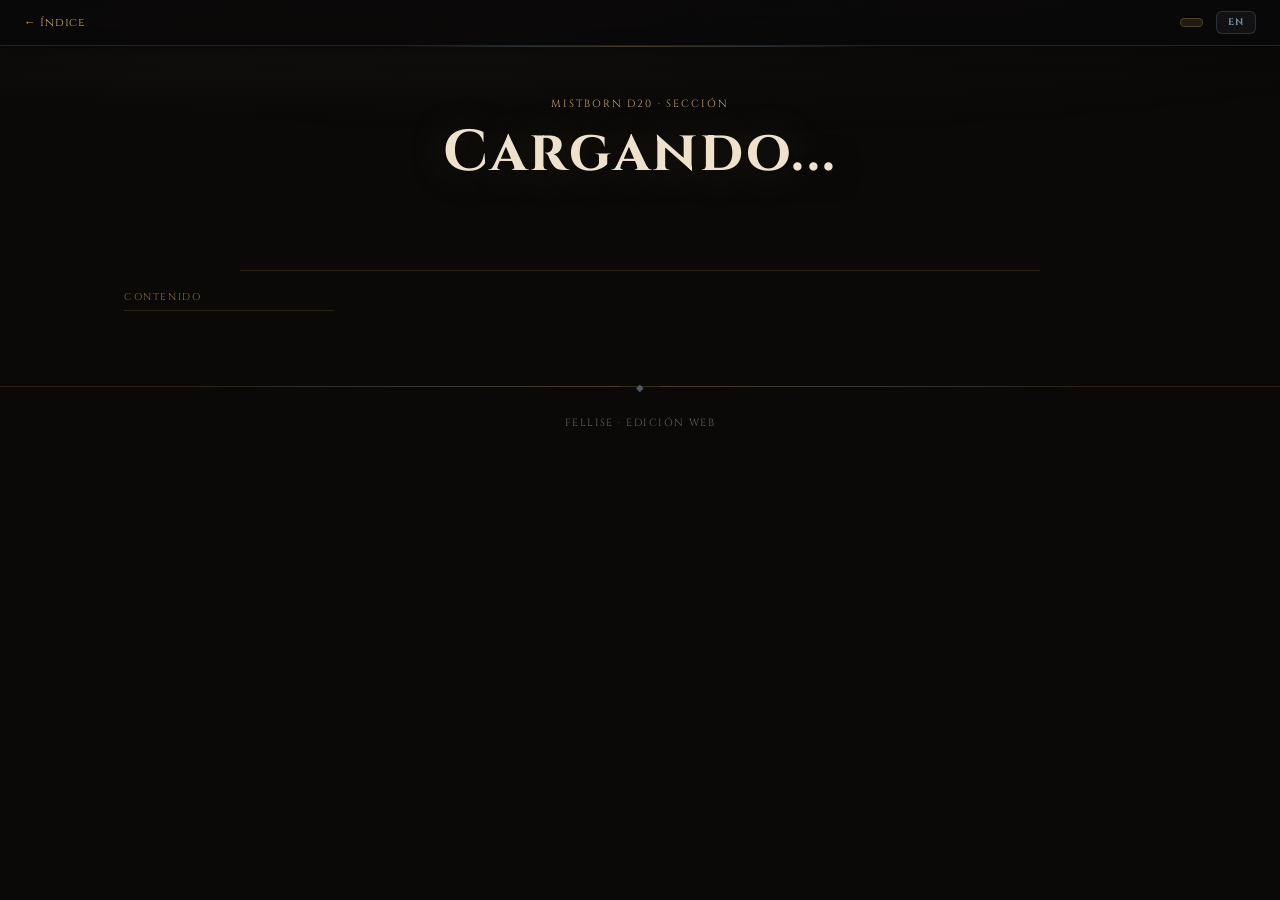
<file: combate/index.html>
<!doctype html>
<html lang="es">
  <head>
    <meta charset="UTF-8" />
    <meta name="viewport" content="width=device-width, initial-scale=1.0" />
    <meta http-equiv="refresh" content="0;url=/jugador/" />
    <link rel="stylesheet" href="../styles.css" />
  </head>
  <body data-section="combate">
    <canvas id="particle-canvas" aria-hidden="true"></canvas>
    <div class="reading-progress" id="reading-progress"></div>
    <nav class="topbar">
      <a href="/" class="topbar-home">← Índice</a>
      <span class="topbar-title" id="topbar-title"></span>
      <span class="topbar-badge" id="topbar-badge"></span>
    </nav>

    <header class="hero">
      <p class="kicker">Mistborn D20 · Sección</p>
      <h1 id="section-title">Cargando...</h1>
      <p id="section-subtitle" class="section-meta"></p>
    </header>

    <div class="page-layout">
      <aside class="toc-sidebar">
        <p class="toc-label">Contenido</p>
        <nav id="toc-nav"></nav>
      </aside>
      <main class="section-main">
        <section id="section-content" class="section-content"></section>
      </main>
    </div>

    <button class="back-top" id="back-top" aria-label="Volver arriba">↑</button>
    <footer class="footer">Fellise · Edición web</footer>
    <script type="module" src="../app.js"></script>
  </body>
</html>
</file>
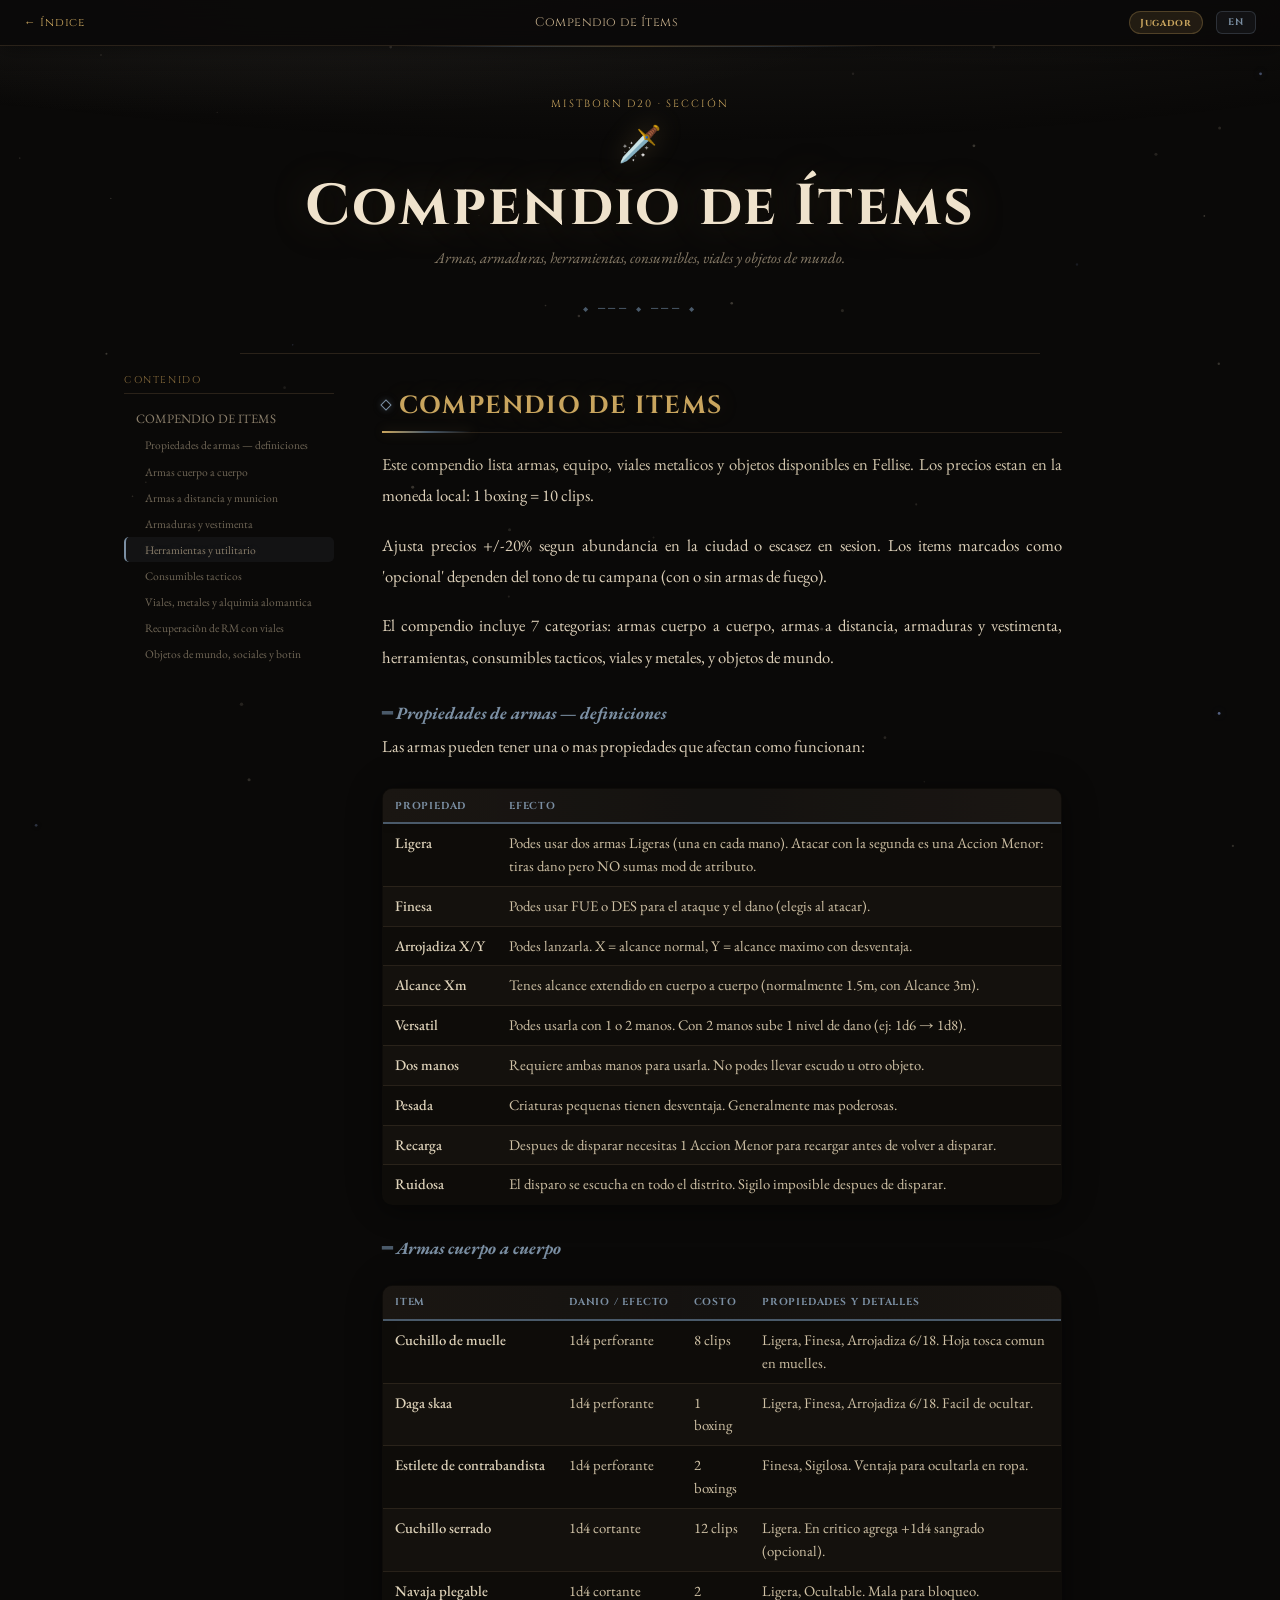
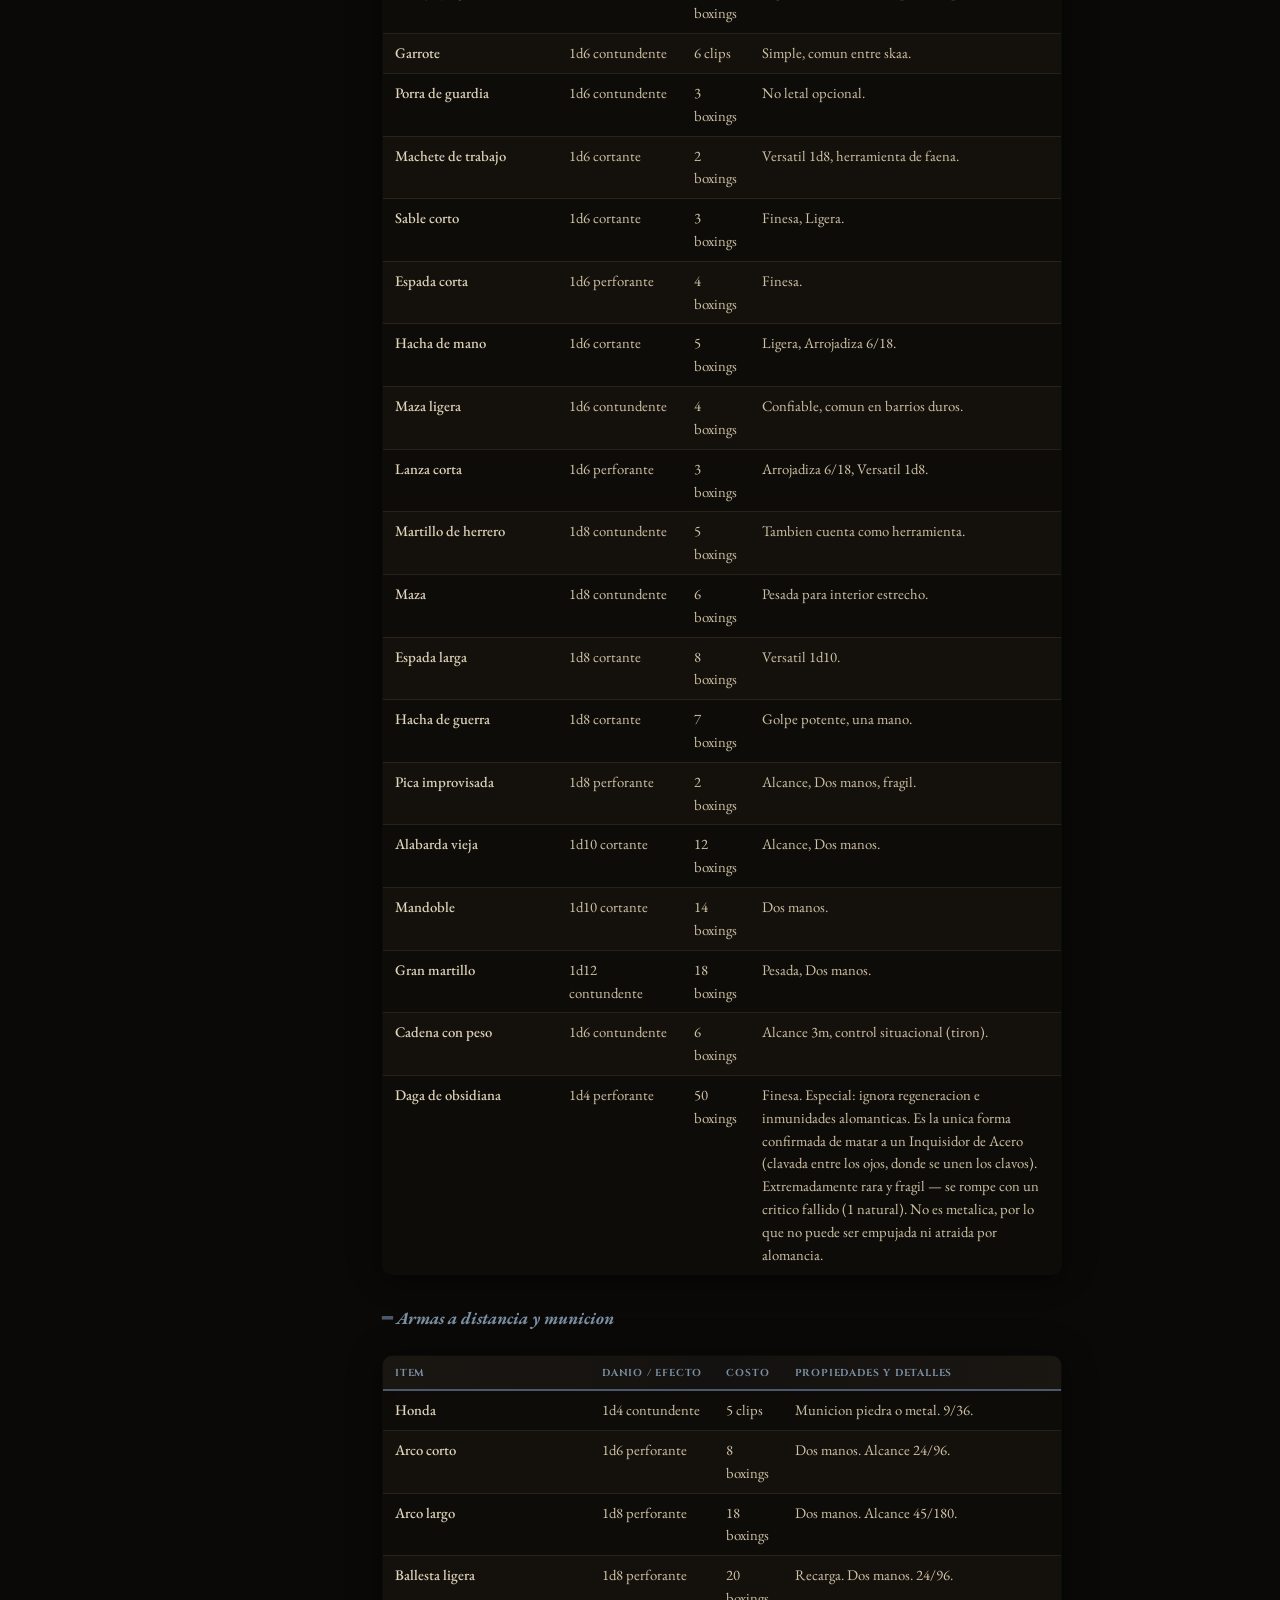
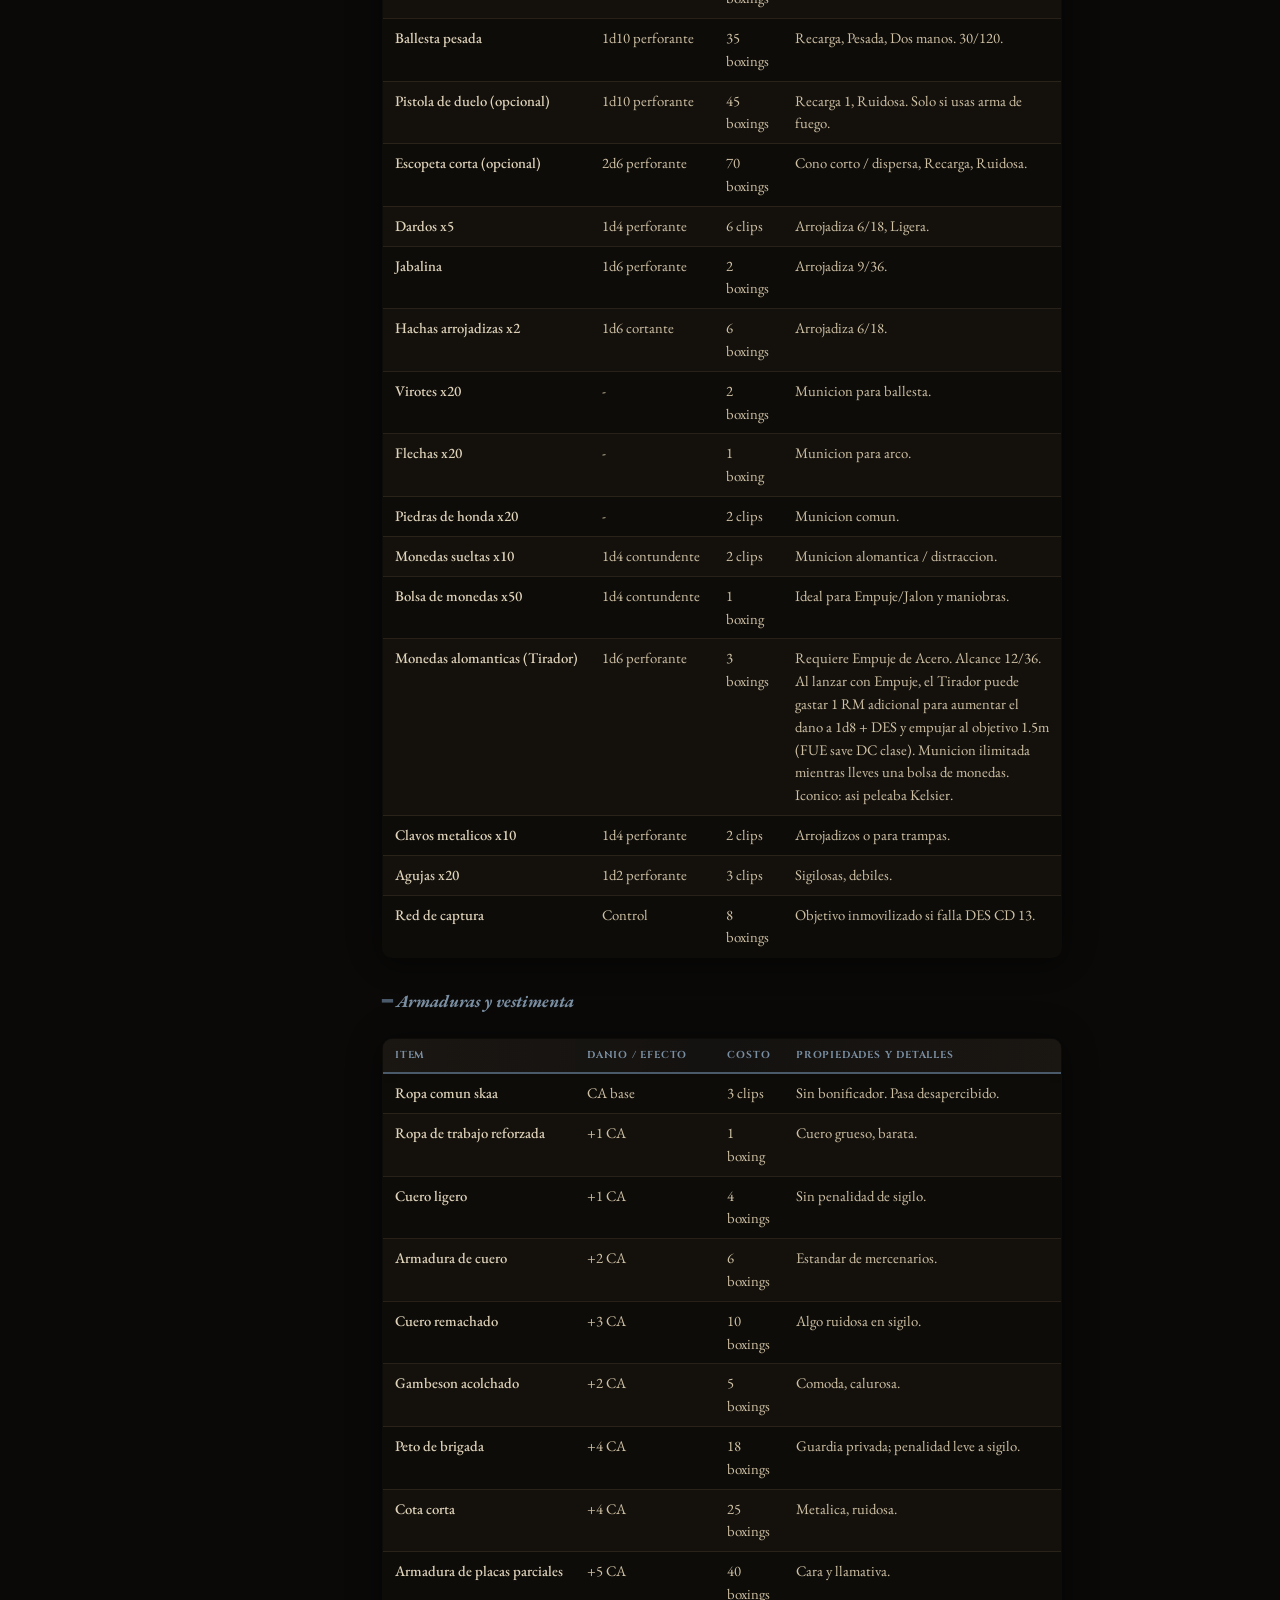
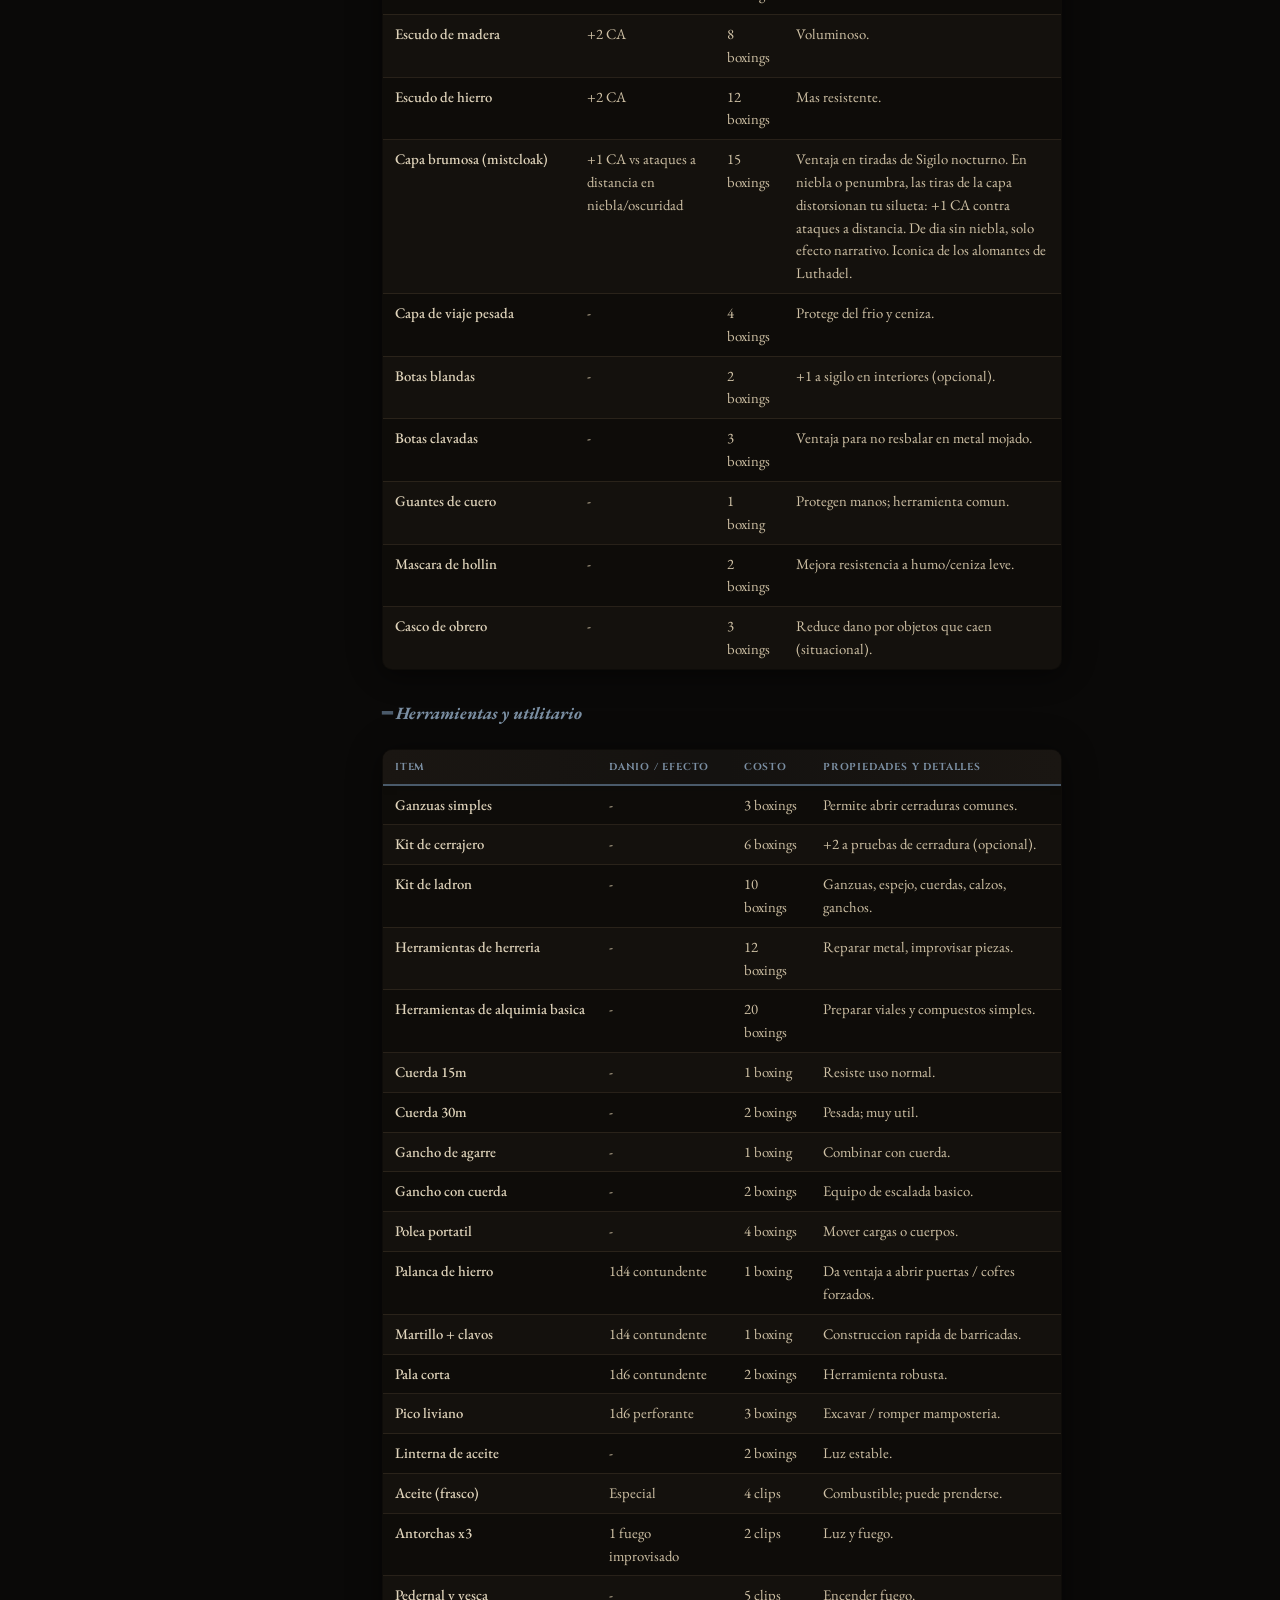
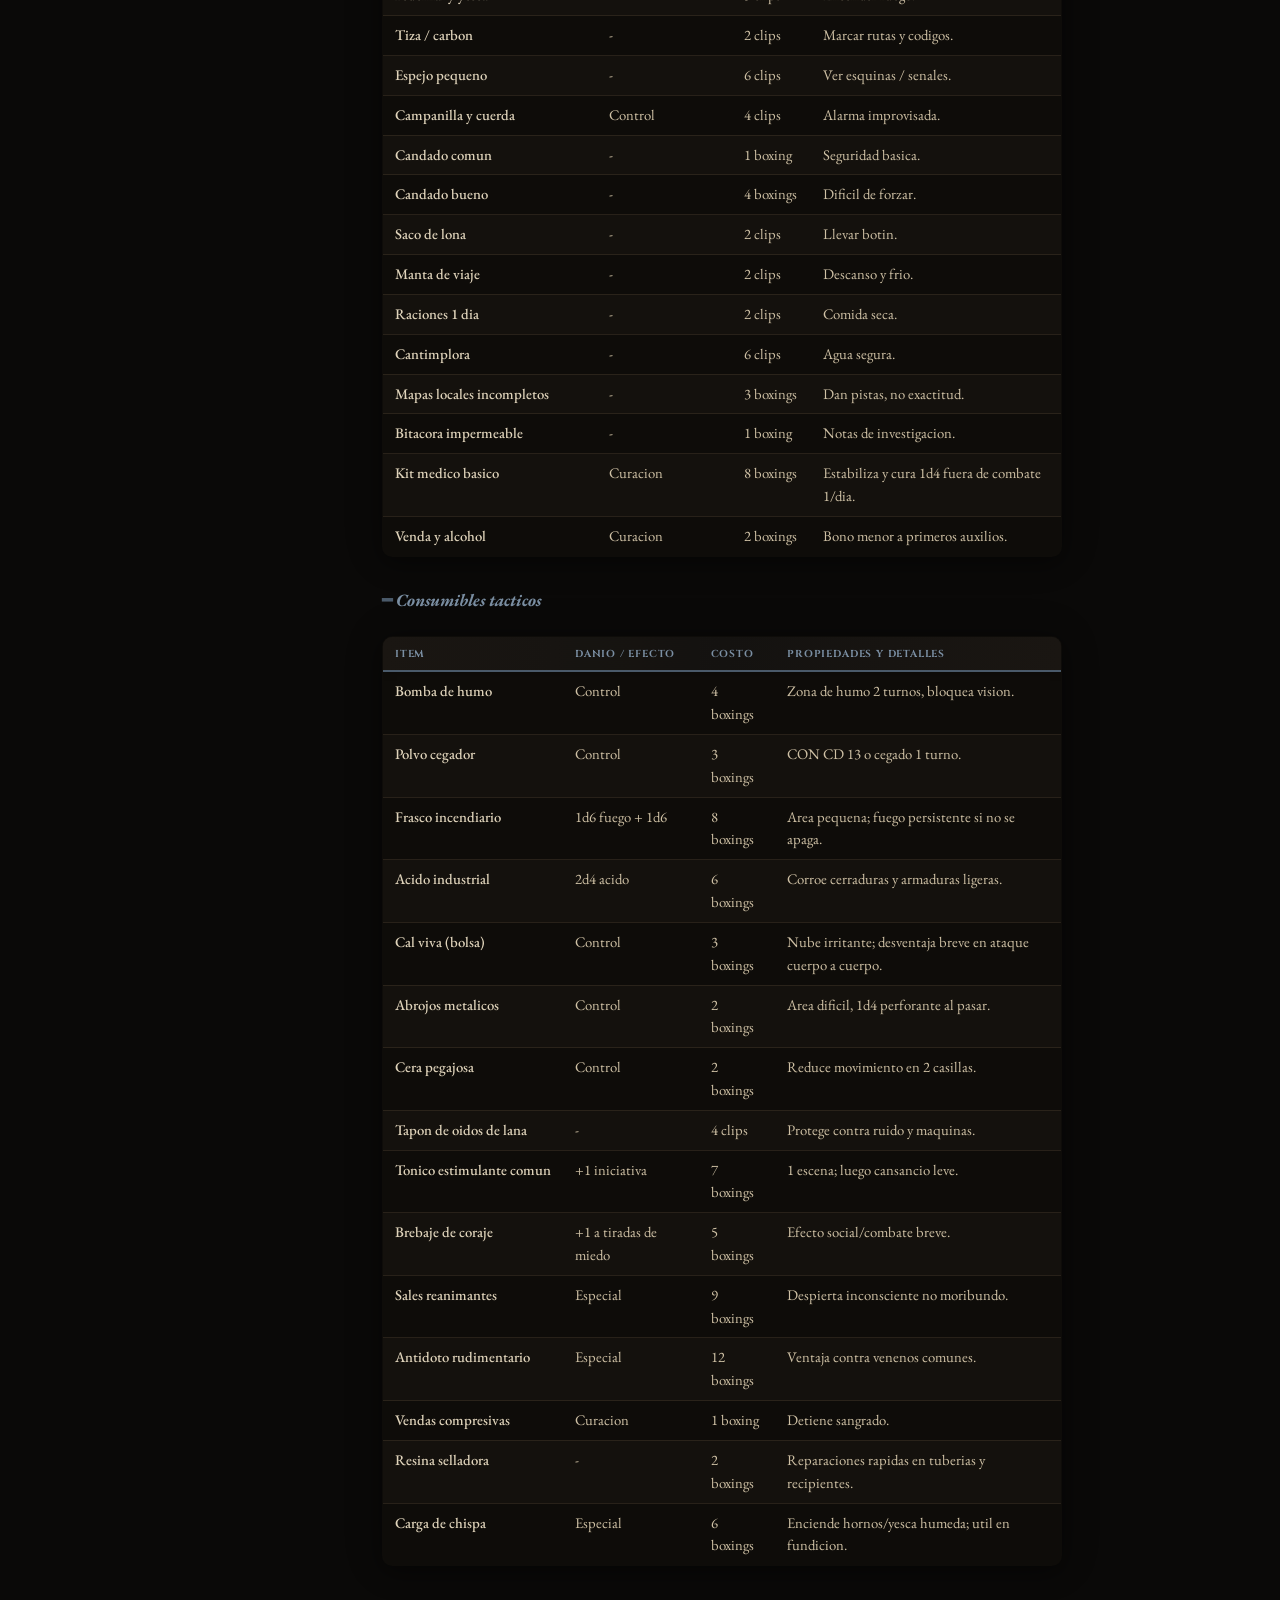
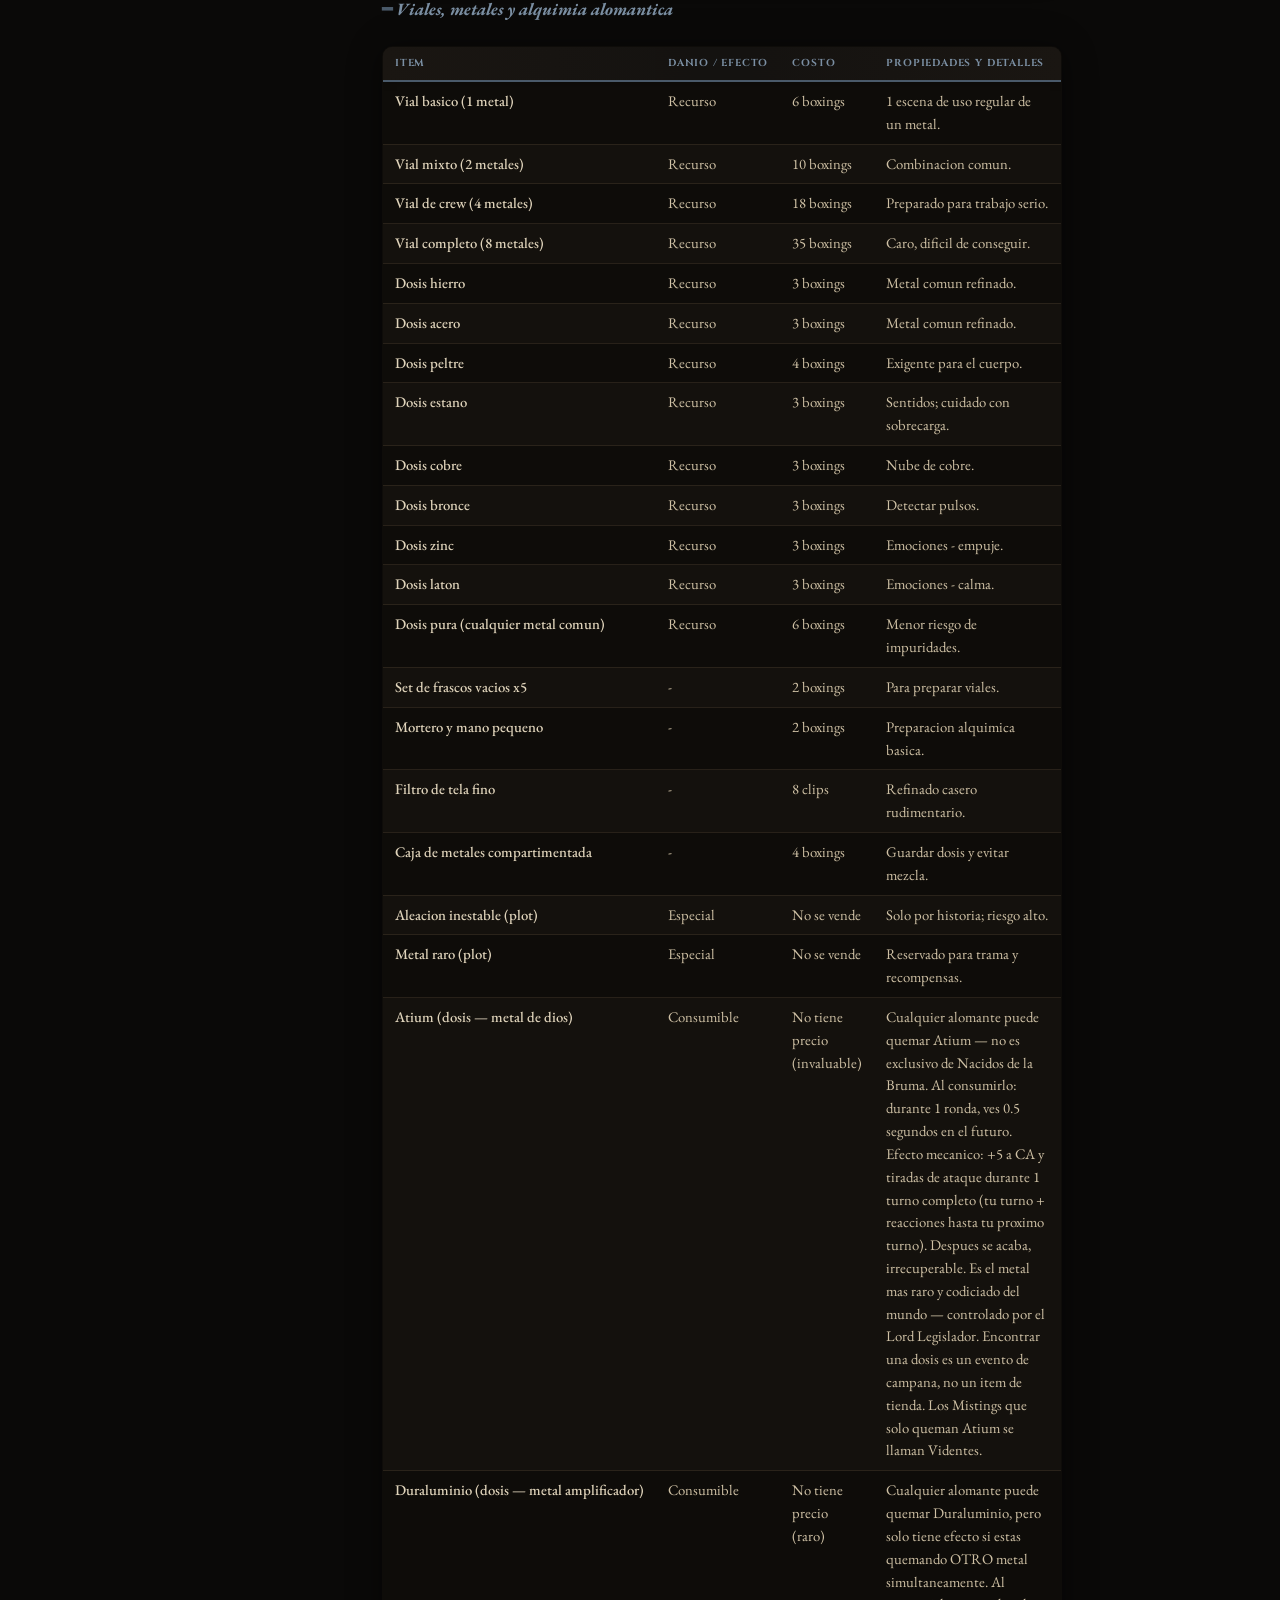
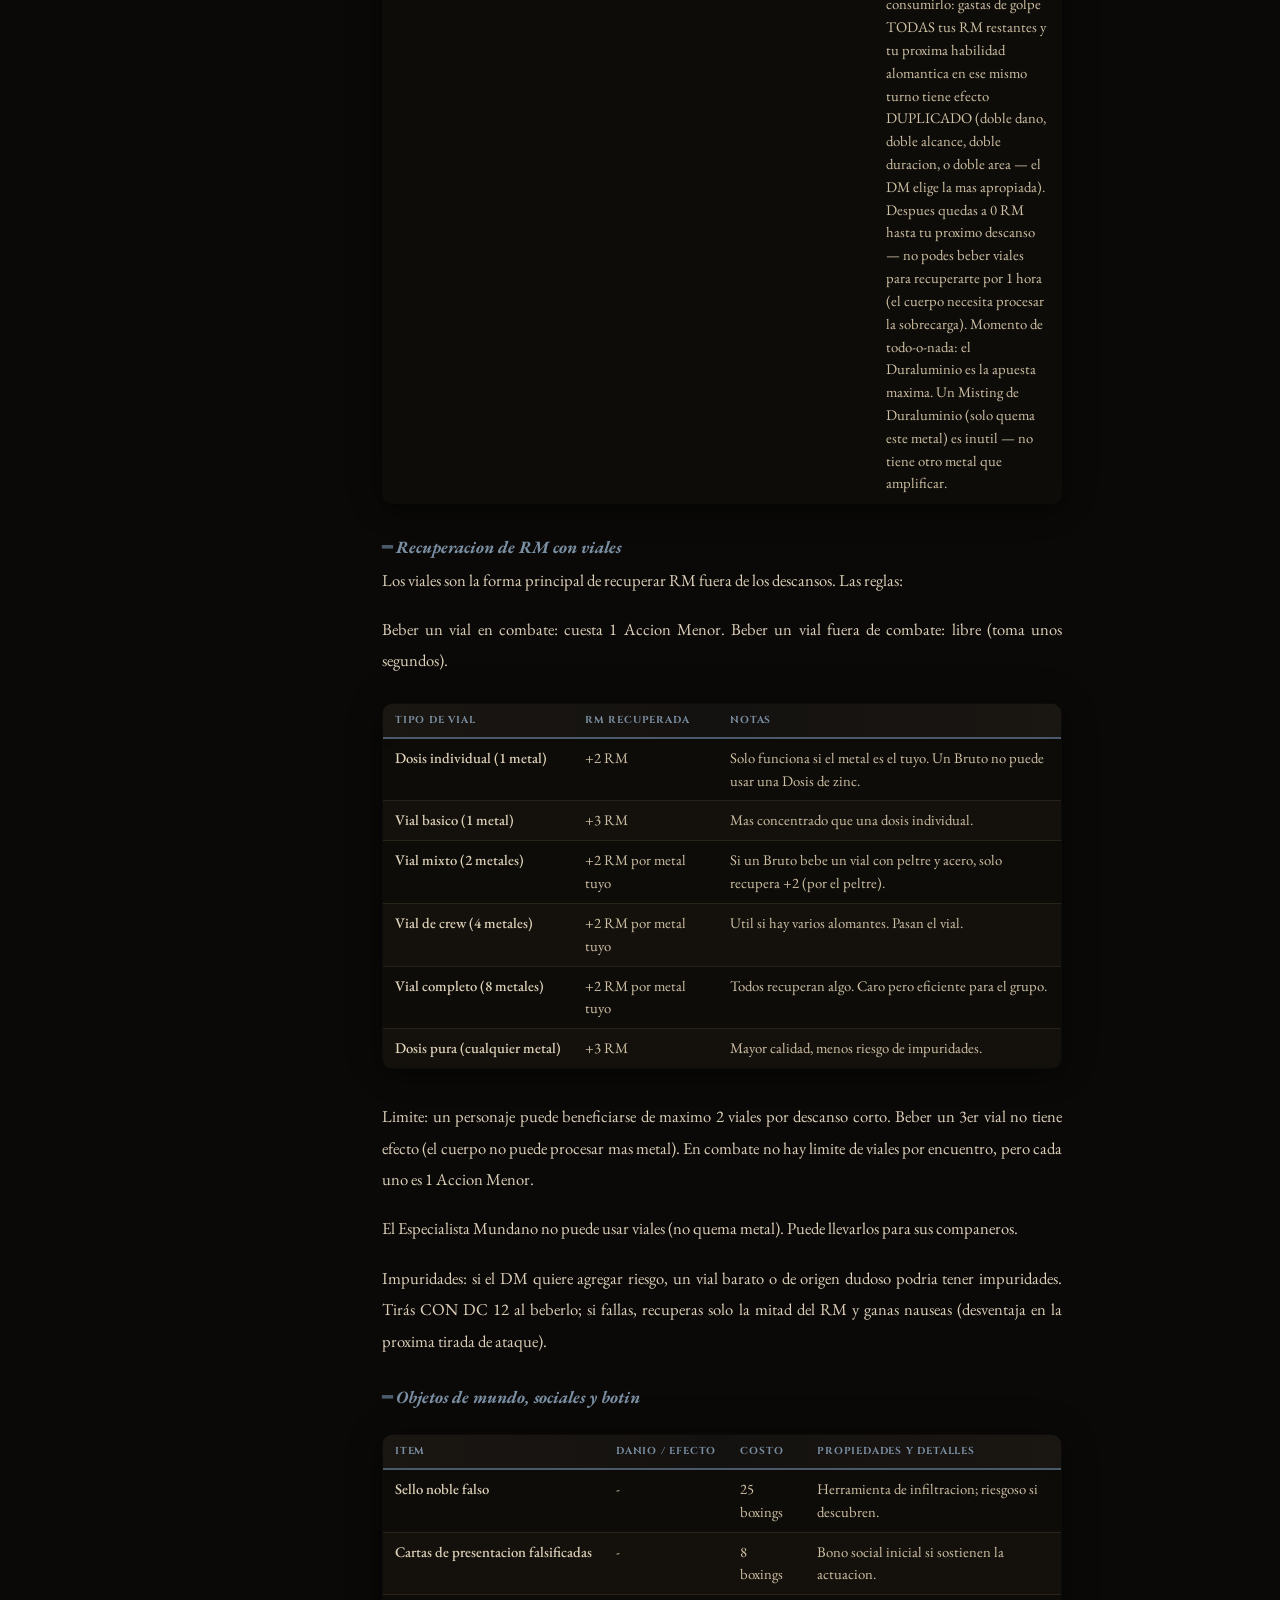
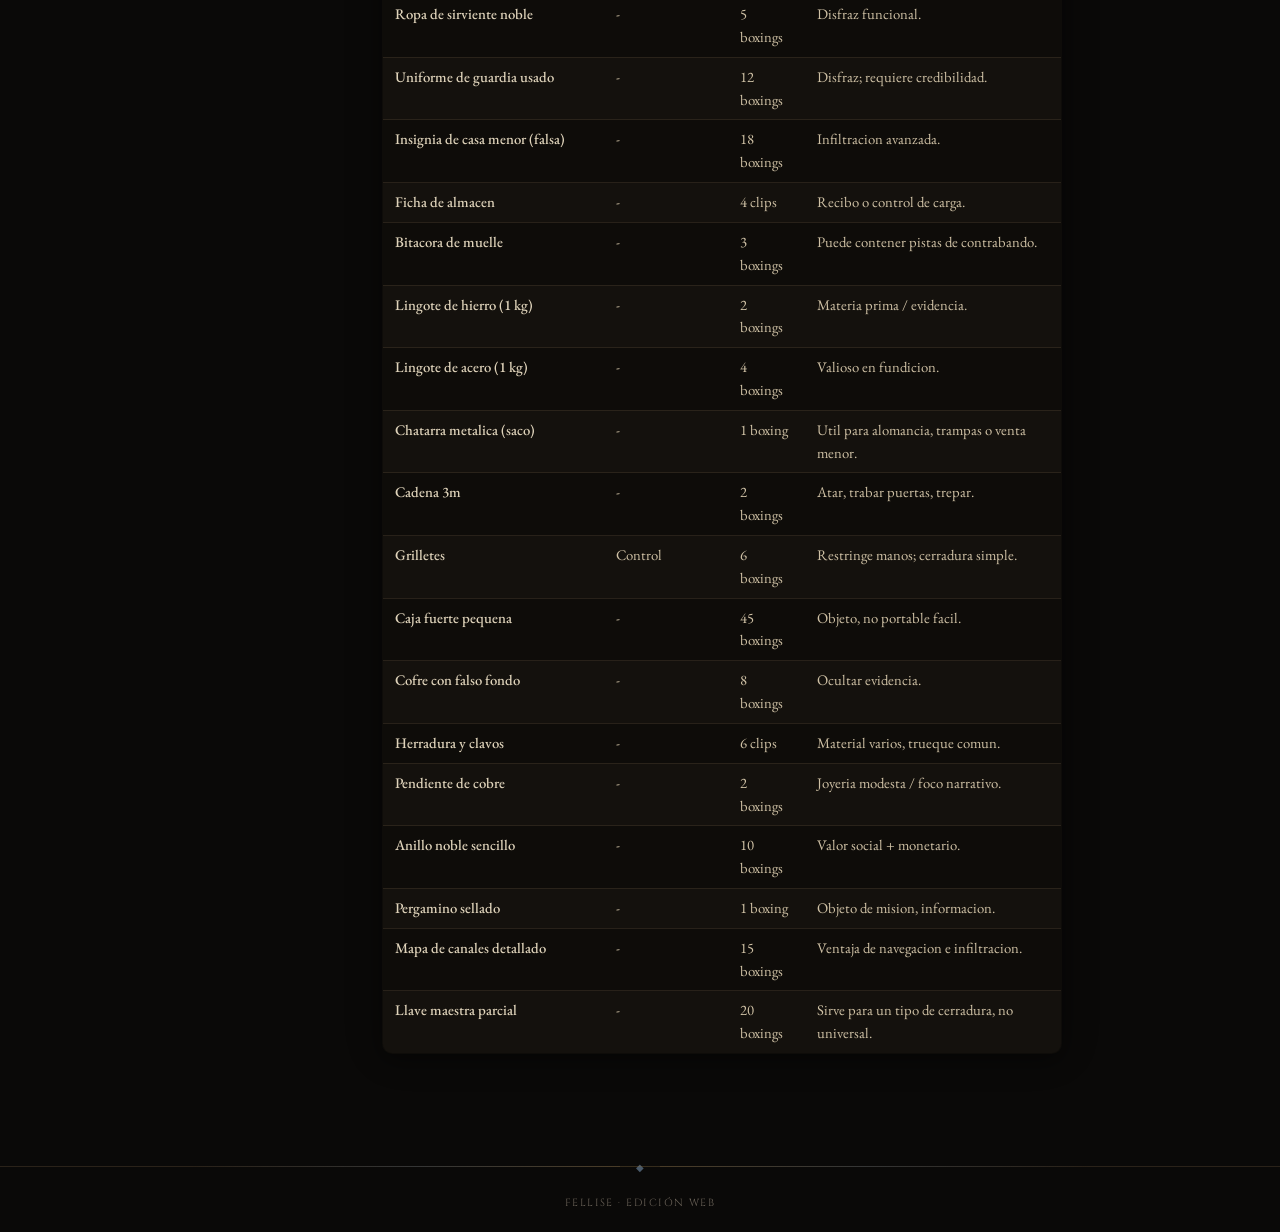
<file: compendio/index.html>
<!doctype html>
<html lang="es">
  <head>
    <meta charset="UTF-8" />
    <meta name="viewport" content="width=device-width, initial-scale=1.0" />
    <title>Compendio, hoja y mapas · Sombras sobre Fellise</title>
    <link rel="stylesheet" href="../styles.css" />
  </head>
  <body data-section="compendio">
    <canvas id="particle-canvas" aria-hidden="true"></canvas>
    <div class="reading-progress" id="reading-progress"></div>
    <nav class="topbar">
      <a href="/" class="topbar-home">← Índice</a>
      <span class="topbar-title" id="topbar-title"></span>
      <span class="topbar-badge" id="topbar-badge"></span>
    </nav>

    <header class="hero">
      <p class="kicker">Mistborn D20 · Sección</p>
      <h1 id="section-title">Cargando...</h1>
      <p id="section-subtitle" class="section-meta"></p>
    </header>

    <div class="page-layout">
      <aside class="toc-sidebar">
        <p class="toc-label">Contenido</p>
        <nav id="toc-nav"></nav>
      </aside>
      <main class="section-main">
        <section id="section-content" class="section-content"></section>
      </main>
    </div>

    <button class="back-top" id="back-top" aria-label="Volver arriba">↑</button>
    <footer class="footer">Fellise · Edición web</footer>
    <script type="module" src="../app.js"></script>
  </body>
</html>
</file>
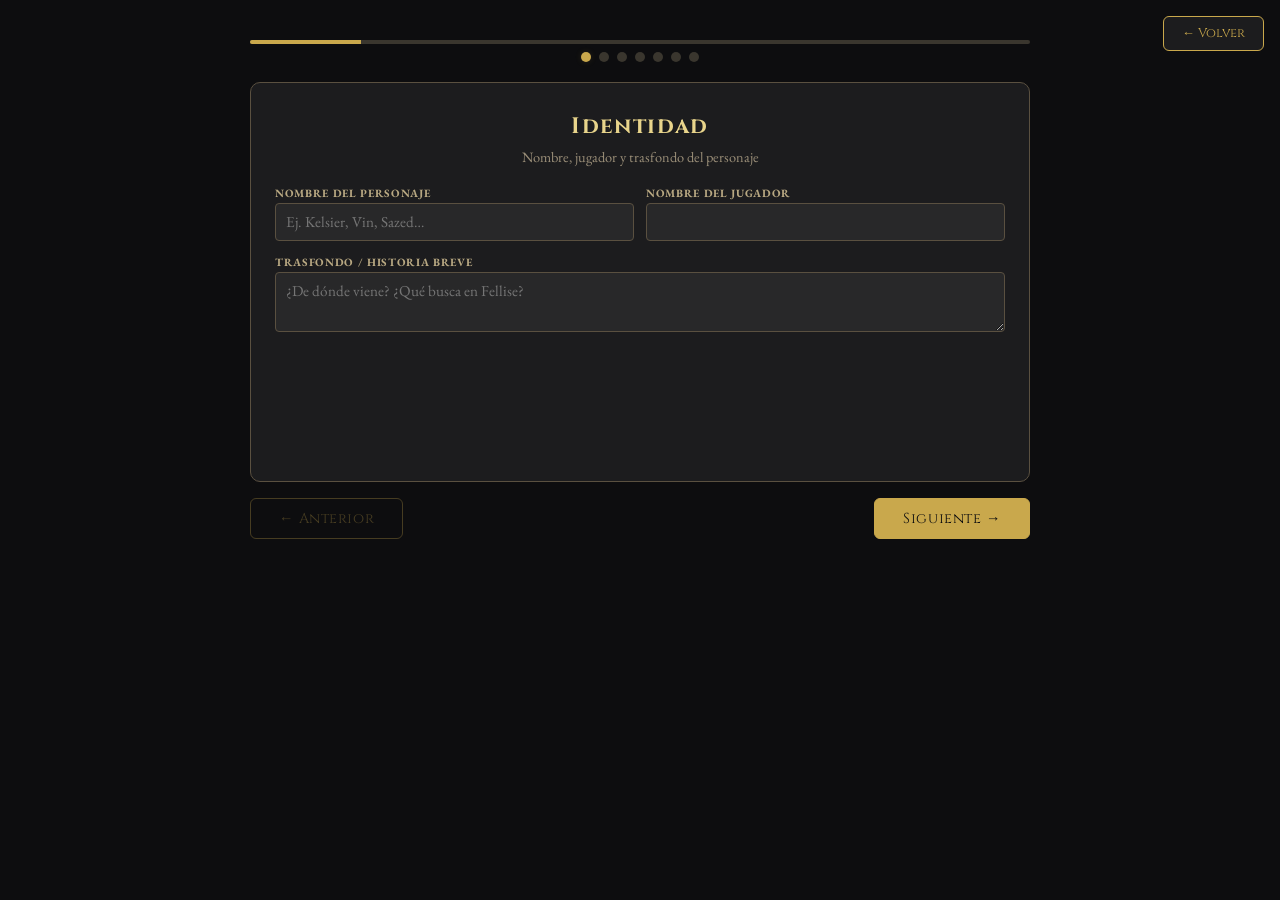
<file: creador/index.html>
<!DOCTYPE html>
<html lang="es">
<head>
  <meta charset="UTF-8" />
  <meta name="viewport" content="width=device-width, initial-scale=1.0" />
  <title>Creador de Personaje — Mistborn D20</title>
  <link href="https://fonts.googleapis.com/css2?family=Cinzel:wght@400;700&family=EB+Garamond:ital,wght@0,400;0,700;1,400&display=swap" rel="stylesheet" />
  <link rel="stylesheet" href="creador.css" />
</head>
<body>

<div class="toolbar no-print">
  <button onclick="location.href='/'">← Volver</button>
</div>

<div class="app" id="app">

  <!-- ── Progress bar ── -->
  <div class="progress-bar">
    <div class="progress-fill" id="progress-fill"></div>
  </div>
  <div class="step-indicators" id="step-indicators"></div>

  <!-- ── Step container ── -->
  <div class="step-container" id="step-container"></div>

  <!-- ── Navigation ── -->
  <div class="nav-buttons">
    <button id="btn-prev" class="btn btn-secondary" onclick="prevStep()">← Anterior</button>
    <button id="btn-next" class="btn btn-primary" onclick="nextStep()">Siguiente →</button>
  </div>

</div>

<script src="creador.js"></script>
</body>
</html>
</file>
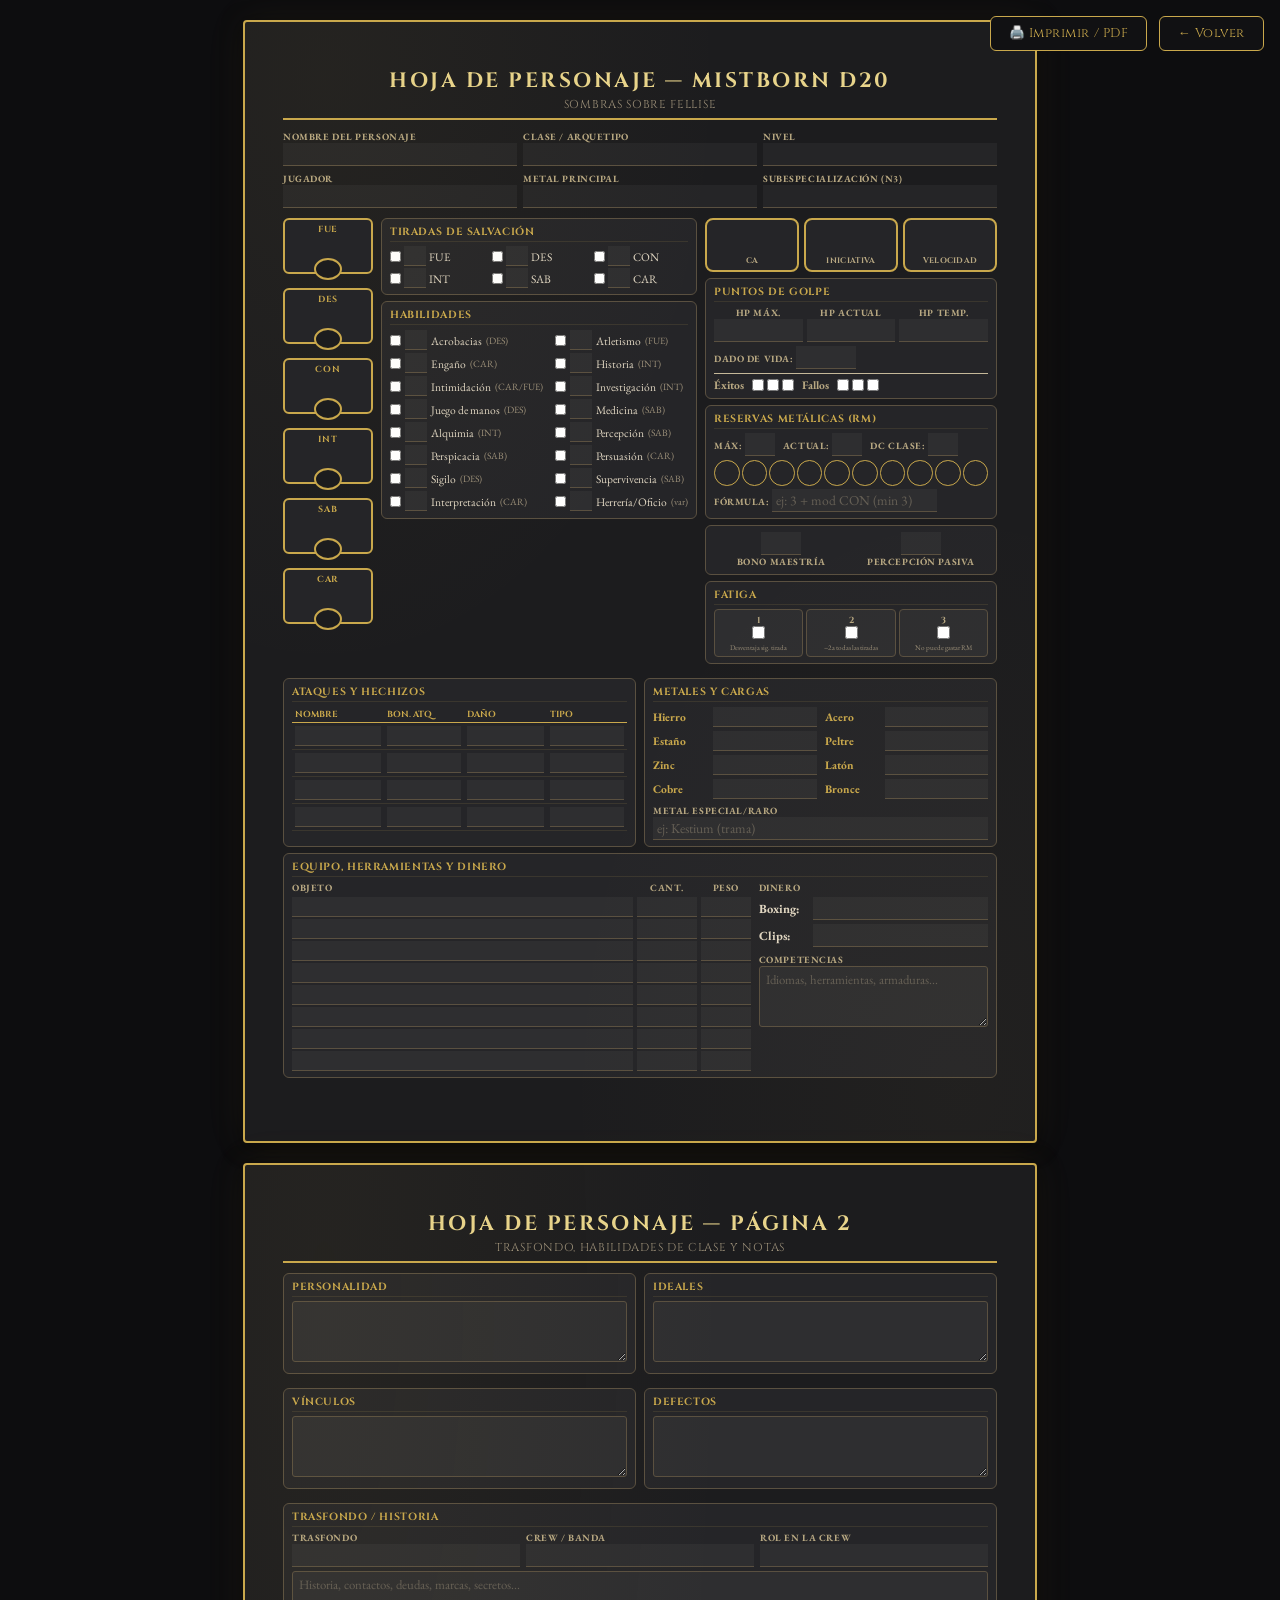
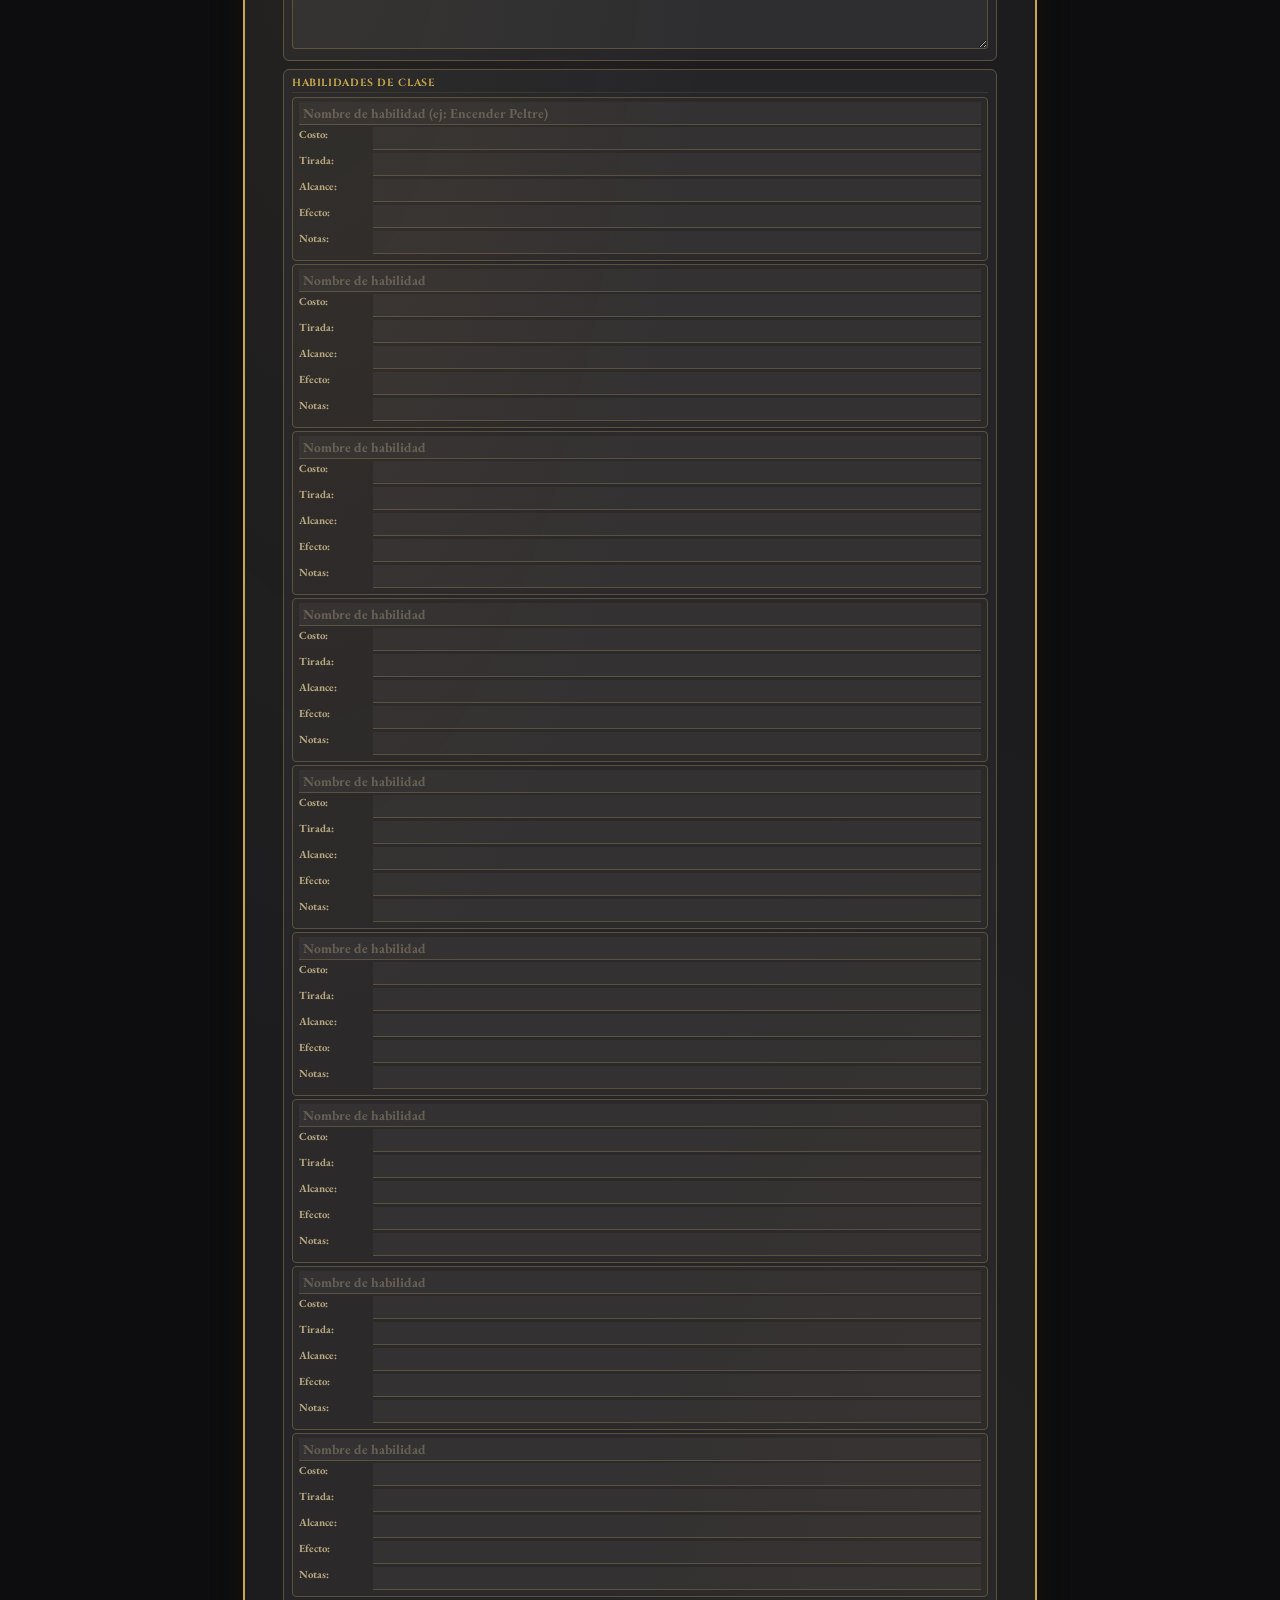
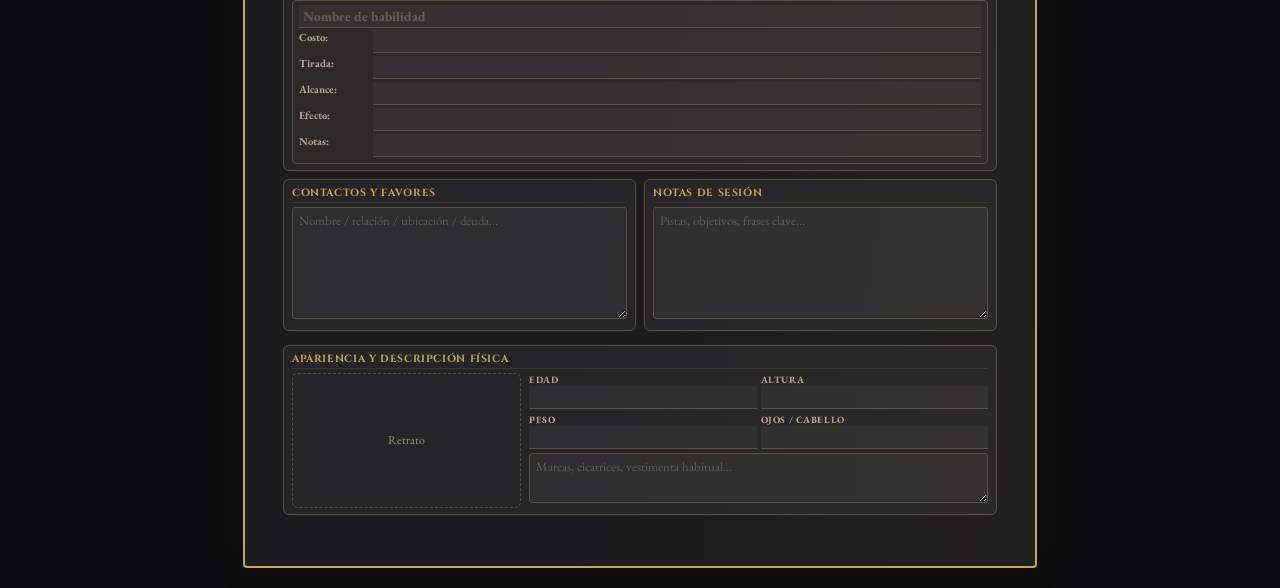
<file: hoja/index.html>
﻿<!DOCTYPE html>
<html lang="es">
<head>
  <meta charset="UTF-8" />
  <meta name="viewport" content="width=device-width, initial-scale=1.0" />
  <title>Hoja de Personaje — Mistborn D20</title>
  <link href="https://fonts.googleapis.com/css2?family=Cinzel:wght@400;700&family=EB+Garamond:ital,wght@0,400;0,700;1,400&display=swap" rel="stylesheet" />
  <style>
    /* ── Variables ───────────────────────────────────────── */
    :root {
      --bg-sheet: #1c1c1e;
      --bg-section: #252528;
      --bg-input: rgba(255,255,255,0.04);
      --border: #c9a84c;
      --border-dim: #5a5040;
      --border-faint: #3a362e;
      --gold: #c9a84c;
      --gold-bright: #e8d48b;
      --text: #e0d6c2;
      --text-dim: #9a8e78;
      --text-label: #b8a882;
      --text-heading: #e8d48b;
    }

    /* ── Reset & Print ──────────────────────────────────── */
    *, *::before, *::after { box-sizing: border-box; margin: 0; padding: 0; }
    @page { size: A4 portrait; margin: 8mm; }
    @media print {
      body { background: #000 !important; }
      .no-print { display: none !important; }
      .sheet { box-shadow: none !important; page-break-after: always; }
    }

    /* ── Body ───────────────────────────────────────────── */
    body {
      font-family: 'EB Garamond', Georgia, serif;
      background: #0d0d0f;
      color: var(--text);
      display: flex;
      flex-direction: column;
      align-items: center;
      padding: 20px;
      gap: 20px;
    }

    /* ── Print / Back buttons ───────────────────────────── */
    .toolbar {
      display: flex;
      gap: 12px;
      position: fixed;
      top: 16px;
      right: 16px;
      z-index: 100;
    }
    .toolbar button {
      font-family: 'Cinzel', serif;
      font-size: 0.8rem;
      padding: 8px 18px;
      border: 1px solid var(--gold);
      background: #111113;
      color: var(--gold);
      border-radius: 6px;
      cursor: pointer;
      letter-spacing: 0.04em;
    }
    .toolbar button:hover {
      background: var(--gold);
      color: #111113;
    }

    /* ── Sheet ──────────────────────────────────────────── */
    .sheet {
      width: 210mm;
      min-height: 297mm;
      background: var(--bg-sheet);
      border: 2px solid var(--border);
      border-radius: 4px;
      padding: 12mm 10mm;
      box-shadow: 0 0 40px rgba(201,168,76,0.08), 0 4px 20px rgba(0,0,0,0.6);
      position: relative;
      overflow: hidden;
    }

    /* Subtle corner glow */
    .sheet::before {
      content: '';
      position: absolute;
      inset: 0;
      background: radial-gradient(ellipse at 10% 5%, rgba(201,168,76,0.05) 0%, transparent 40%),
                  radial-gradient(ellipse at 90% 95%, rgba(201,168,76,0.03) 0%, transparent 40%);
      pointer-events: none;
    }

    /* ── Title ──────────────────────────────────────────── */
    .sheet-title {
      text-align: center;
      font-family: 'Cinzel', serif;
      font-size: 1.3rem;
      font-weight: 700;
      color: var(--gold-bright);
      letter-spacing: 0.12em;
      text-transform: uppercase;
      padding-bottom: 6px;
      border-bottom: 2px solid var(--gold);
      margin-bottom: 10px;
    }
    .sheet-title small {
      display: block;
      font-size: 0.55em;
      letter-spacing: 0.06em;
      color: var(--text-dim);
      font-weight: 400;
      margin-top: 2px;
    }

    /* ── Input fields ──────────────────────────────────── */
    input[type="text"], input[type="number"], textarea {
      border: none;
      border-bottom: 1px solid var(--border-dim);
      background: var(--bg-input);
      font-family: 'EB Garamond', serif;
      font-size: 0.85rem;
      color: var(--text);
      outline: none;
      width: 100%;
      padding: 2px 4px;
    }
    input:focus, textarea:focus { border-color: var(--gold); }
    input[type="number"] { width: 40px; text-align: center; -moz-appearance: textfield; }
    input[type="number"]::-webkit-inner-spin-button { -webkit-appearance: none; }
    textarea {
      border: 1px solid var(--border-dim);
      border-radius: 3px;
      resize: vertical;
      min-height: 50px;
      padding: 4px 6px;
      font-size: 0.8rem;
      background: var(--bg-input);
    }
    ::placeholder { color: var(--text-dim); opacity: 0.5; }

    /* ── Grid layout ───────────────────────────────────── */
    .top-row {
      display: grid;
      grid-template-columns: 1fr 1fr 1fr;
      gap: 6px;
      margin-bottom: 10px;
    }
    .top-row .field { display: flex; flex-direction: column; }
    .top-row label, .field-label {
      font-size: 0.6rem;
      text-transform: uppercase;
      letter-spacing: 0.06em;
      color: var(--text-label);
      font-weight: 700;
    }

    .main-grid {
      display: grid;
      grid-template-columns: 90px 1fr 1fr;
      gap: 8px;
      margin-bottom: 8px;
    }

    /* ── Attribute block ───────────────────────────────── */
    .attr-column {
      display: flex;
      flex-direction: column;
      gap: 4px;
    }
    .attr-box {
      border: 2px solid var(--gold);
      border-radius: 6px;
      text-align: center;
      padding: 3px 2px 6px;
      position: relative;
      background: var(--bg-section);
    }
    .attr-box .attr-name {
      font-family: 'Cinzel', serif;
      font-size: 0.55rem;
      font-weight: 700;
      text-transform: uppercase;
      letter-spacing: 0.08em;
      color: var(--gold);
    }
    .attr-box .attr-score input {
      font-size: 1.3rem;
      font-weight: 700;
      border-bottom: none;
      width: 42px;
      color: var(--text);
      background: transparent;
    }
    .attr-box .attr-mod {
      position: absolute;
      bottom: -8px;
      left: 50%;
      transform: translateX(-50%);
      width: 28px;
      height: 22px;
      border: 2px solid var(--gold);
      border-radius: 50%;
      background: var(--bg-sheet);
      display: flex;
      align-items: center;
      justify-content: center;
    }
    .attr-box .attr-mod input {
      font-size: 0.75rem;
      font-weight: 700;
      border-bottom: none;
      width: 24px;
      color: var(--gold-bright);
      background: transparent;
    }

    /* ── Section boxes ─────────────────────────────────── */
    .section-box {
      border: 1.5px solid var(--border-dim);
      border-radius: 6px;
      padding: 6px 8px;
      margin-bottom: 6px;
      background: var(--bg-section);
    }
    .section-box h3 {
      font-family: 'Cinzel', serif;
      font-size: 0.65rem;
      font-weight: 700;
      text-transform: uppercase;
      letter-spacing: 0.06em;
      color: var(--gold);
      border-bottom: 1px solid var(--border-faint);
      padding-bottom: 2px;
      margin-bottom: 4px;
    }

    /* ── Combat strip ──────────────────────────────────── */
    .combat-strip {
      display: grid;
      grid-template-columns: repeat(6, 1fr);
      gap: 5px;
      margin-bottom: 8px;
    }
    .stat-circle {
      border: 2px solid var(--gold);
      border-radius: 8px;
      text-align: center;
      padding: 6px 2px 4px;
      background: var(--bg-section);
    }
    .stat-circle .stat-val input {
      font-size: 1.2rem;
      font-weight: 700;
      border-bottom: none;
      width: 44px;
      color: var(--gold-bright);
      background: transparent;
    }
    .stat-circle .stat-label {
      font-family: 'Cinzel', serif;
      font-size: 0.5rem;
      font-weight: 700;
      text-transform: uppercase;
      letter-spacing: 0.04em;
      color: var(--text-label);
    }

    /* ── RM tracker ────────────────────────────────────── */
    .rm-tracker {
      display: grid;
      grid-template-columns: repeat(10, 1fr);
      gap: 2px;
    }
    .rm-pip {
      width: 100%;
      aspect-ratio: 1;
      border: 1.5px solid var(--gold);
      border-radius: 50%;
      background: transparent;
      cursor: pointer;
      transition: background 0.15s;
    }
    .rm-pip:hover { background: rgba(201,168,76,0.2); }
    .rm-pip.filled { background: var(--gold); box-shadow: 0 0 6px rgba(201,168,76,0.4); }

    /* ── Skills ─────────────────────────────────────────── */
    .skill-list {
      display: grid;
      grid-template-columns: 1fr 1fr;
      gap: 1px 12px;
    }
    .skill-row {
      display: flex;
      align-items: center;
      gap: 4px;
      font-size: 0.72rem;
      padding: 1px 0;
      color: var(--text);
    }
    .skill-row input[type="checkbox"] { width: 11px; height: 11px; accent-color: var(--gold); }
    .skill-row input[type="text"] {
      width: 22px;
      text-align: center;
      font-size: 0.72rem;
      border-bottom: 1px solid var(--border-dim);
    }
    .skill-row small { color: var(--text-dim); }

    /* ── Saves ──────────────────────────────────────────── */
    .save-list {
      display: grid;
      grid-template-columns: 1fr 1fr 1fr;
      gap: 2px 8px;
    }
    .save-row {
      display: flex;
      align-items: center;
      gap: 3px;
      font-size: 0.72rem;
      color: var(--text);
    }
    .save-row input[type="checkbox"] { width: 11px; height: 11px; accent-color: var(--gold); }
    .save-row input[type="text"] {
      width: 22px;
      text-align: center;
      font-size: 0.72rem;
      border-bottom: 1px solid var(--border-dim);
    }

    /* ── Attack table ──────────────────────────────────── */
    .atk-table {
      width: 100%;
      border-collapse: collapse;
      font-size: 0.72rem;
    }
    .atk-table th {
      font-family: 'Cinzel', serif;
      font-size: 0.55rem;
      text-transform: uppercase;
      color: var(--gold);
      border-bottom: 1px solid var(--gold);
      padding: 2px 3px;
      text-align: left;
    }
    .atk-table td {
      border-bottom: 1px solid var(--border-faint);
      padding: 3px;
    }
    .atk-table input { font-size: 0.72rem; }

    /* ── Metal grid ─────────────────────────────────────── */
    .metal-grid {
      display: grid;
      grid-template-columns: 1fr 1fr;
      gap: 2px 8px;
    }
    .metal-row {
      display: flex;
      align-items: center;
      gap: 4px;
      font-size: 0.72rem;
      padding: 1px 0;
    }
    .metal-row .metal-name {
      font-weight: 700;
      min-width: 56px;
      color: var(--gold);
    }
    .metal-row input[type="text"] {
      flex: 1;
      font-size: 0.72rem;
    }

    /* ── Fatigue track ──────────────────────────────────── */
    .fatigue-grid {
      display: grid;
      grid-template-columns: repeat(3, 1fr);
      gap: 3px;
      text-align: center;
    }
    .fatigue-cell {
      border: 1px solid var(--border-dim);
      border-radius: 4px;
      padding: 4px 2px;
      font-size: 0.6rem;
      background: var(--bg-input);
    }
    .fatigue-cell .fat-level {
      font-family: 'Cinzel', serif;
      font-weight: 700;
      font-size: 0.55rem;
      color: var(--text-label);
    }
    .fatigue-cell .fat-desc {
      font-size: 0.45rem;
      color: var(--text-dim);
      margin-top: 1px;
    }

    /* ── Equipment & Notes ──────────────────────────────── */
    .equip-lines {
      display: flex;
      flex-direction: column;
      gap: 2px;
    }
    .equip-line {
      display: grid;
      grid-template-columns: 1fr 60px 50px;
      gap: 4px;
      font-size: 0.72rem;
    }
    .equip-line input { font-size: 0.72rem; }

    .two-cols {
      display: grid;
      grid-template-columns: 1fr 1fr;
      gap: 8px;
    }

    /* ── Death saves ────────────────────────────────────── */
    .death-saves {
      display: flex;
      gap: 8px;
      align-items: center;
      font-size: 0.72rem;
    }
    .death-saves span { color: var(--text-label); font-weight: 700; }
    .death-pips { display: flex; gap: 3px; }
    .death-pips input[type="checkbox"] { width: 12px; height: 12px; accent-color: var(--gold); }

    /* ── Page 2 ─────────────────────────────────────────── */
    .traits-grid {
      display: grid;
      grid-template-columns: 1fr 1fr;
      gap: 8px;
    }
    .trait-box textarea { min-height: 60px; }

    .abilities-list {
      display: flex;
      flex-direction: column;
      gap: 3px;
    }
    .ability-entry {
      border: 1px solid var(--border-dim);
      border-radius: 4px;
      padding: 4px 6px;
      background: rgba(201,168,76,0.03);
    }
    .ability-entry input { font-weight: 700; margin-bottom: 2px; color: var(--gold-bright); }
    .ability-entry .ability-detail {
      display: grid;
      grid-template-columns: 70px 1fr;
      gap: 1px 4px;
      font-size: 0.68rem;
    }
    .ability-entry .ability-detail span { color: var(--text-label); font-weight: 700; }

    /* ── Money labels ──────────────────────────────────── */
    .money-label { font-weight: 700; min-width: 50px; color: var(--gold); }

    /* ── Portrait placeholder ──────────────────────────── */
    .portrait-box {
      border: 1px dashed var(--border-dim);
      border-radius: 6px;
      min-height: 100px;
      display: flex;
      align-items: center;
      justify-content: center;
      color: var(--text-dim);
      font-size: 0.75rem;
    }
  </style>
</head>
<body>

<!-- Toolbar -->
<div class="toolbar no-print">
  <button onclick="window.print()">🖨️ Imprimir / PDF</button>
  <button onclick="location.href='/'">← Volver</button>
</div>

<!-- ═══════════════ PAGE 1 ═══════════════ -->
<div class="sheet" id="page1">

  <div class="sheet-title">
    Hoja de Personaje — Mistborn D20
    <small>Sombras sobre Fellise</small>
  </div>

  <!-- Top identity row -->
  <div class="top-row">
    <div class="field"><label>Nombre del personaje</label><input type="text" /></div>
    <div class="field"><label>Clase / Arquetipo</label><input type="text" /></div>
    <div class="field"><label>Nivel</label><input type="text" /></div>
    <div class="field"><label>Jugador</label><input type="text" /></div>
    <div class="field"><label>Metal principal</label><input type="text" /></div>
    <div class="field"><label>Subespecialización (N3)</label><input type="text" /></div>
  </div>

  <div class="main-grid">

    <!-- ── Left: Attributes ── -->
    <div class="attr-column">
      <div class="attr-box">
        <div class="attr-name">FUE</div>
        <div class="attr-score"><input type="number" /></div>
        <div class="attr-mod"><input type="text" /></div>
      </div>
      <div style="height:6px"></div>
      <div class="attr-box">
        <div class="attr-name">DES</div>
        <div class="attr-score"><input type="number" /></div>
        <div class="attr-mod"><input type="text" /></div>
      </div>
      <div style="height:6px"></div>
      <div class="attr-box">
        <div class="attr-name">CON</div>
        <div class="attr-score"><input type="number" /></div>
        <div class="attr-mod"><input type="text" /></div>
      </div>
      <div style="height:6px"></div>
      <div class="attr-box">
        <div class="attr-name">INT</div>
        <div class="attr-score"><input type="number" /></div>
        <div class="attr-mod"><input type="text" /></div>
      </div>
      <div style="height:6px"></div>
      <div class="attr-box">
        <div class="attr-name">SAB</div>
        <div class="attr-score"><input type="number" /></div>
        <div class="attr-mod"><input type="text" /></div>
      </div>
      <div style="height:6px"></div>
      <div class="attr-box">
        <div class="attr-name">CAR</div>
        <div class="attr-score"><input type="number" /></div>
        <div class="attr-mod"><input type="text" /></div>
      </div>
    </div>

    <!-- ── Center column ── -->
    <div>
      <!-- Saving throws -->
      <div class="section-box">
        <h3>Tiradas de Salvación</h3>
        <div class="save-list">
          <div class="save-row"><input type="checkbox" /><input type="text" /> FUE</div>
          <div class="save-row"><input type="checkbox" /><input type="text" /> DES</div>
          <div class="save-row"><input type="checkbox" /><input type="text" /> CON</div>
          <div class="save-row"><input type="checkbox" /><input type="text" /> INT</div>
          <div class="save-row"><input type="checkbox" /><input type="text" /> SAB</div>
          <div class="save-row"><input type="checkbox" /><input type="text" /> CAR</div>
        </div>
      </div>

      <!-- Skills -->
      <div class="section-box">
        <h3>Habilidades</h3>
        <div class="skill-list">
          <div class="skill-row"><input type="checkbox" /><input type="text" /> Acrobacias <small>(DES)</small></div>
          <div class="skill-row"><input type="checkbox" /><input type="text" /> Atletismo <small>(FUE)</small></div>
          <div class="skill-row"><input type="checkbox" /><input type="text" /> Engaño <small>(CAR)</small></div>
          <div class="skill-row"><input type="checkbox" /><input type="text" /> Historia <small>(INT)</small></div>
          <div class="skill-row"><input type="checkbox" /><input type="text" /> Intimidación <small>(CAR/FUE)</small></div>
          <div class="skill-row"><input type="checkbox" /><input type="text" /> Investigación <small>(INT)</small></div>
          <div class="skill-row"><input type="checkbox" /><input type="text" /> Juego de manos <small>(DES)</small></div>
          <div class="skill-row"><input type="checkbox" /><input type="text" /> Medicina <small>(SAB)</small></div>
          <div class="skill-row"><input type="checkbox" /><input type="text" /> Alquimia <small>(INT)</small></div>
          <div class="skill-row"><input type="checkbox" /><input type="text" /> Percepción <small>(SAB)</small></div>
          <div class="skill-row"><input type="checkbox" /><input type="text" /> Perspicacia <small>(SAB)</small></div>
          <div class="skill-row"><input type="checkbox" /><input type="text" /> Persuasión <small>(CAR)</small></div>
          <div class="skill-row"><input type="checkbox" /><input type="text" /> Sigilo <small>(DES)</small></div>
          <div class="skill-row"><input type="checkbox" /><input type="text" /> Supervivencia <small>(SAB)</small></div>
          <div class="skill-row"><input type="checkbox" /><input type="text" /> Interpretación <small>(CAR)</small></div>
          <div class="skill-row"><input type="checkbox" /><input type="text" /> Herrería/Oficio <small>(var)</small></div>
        </div>
      </div>
    </div>

    <!-- ── Right column ── -->
    <div>
      <!-- Combat stats strip -->
      <div class="combat-strip" style="grid-template-columns: repeat(3, 1fr); margin-bottom:6px;">
        <div class="stat-circle">
          <div class="stat-val"><input type="text" /></div>
          <div class="stat-label">CA</div>
        </div>
        <div class="stat-circle">
          <div class="stat-val"><input type="text" /></div>
          <div class="stat-label">Iniciativa</div>
        </div>
        <div class="stat-circle">
          <div class="stat-val"><input type="text" /></div>
          <div class="stat-label">Velocidad</div>
        </div>
      </div>

      <!-- HP -->
      <div class="section-box">
        <h3>Puntos de Golpe</h3>
        <div style="display:grid; grid-template-columns:1fr 1fr 1fr; gap:4px; text-align:center;">
          <div>
            <div class="field-label">HP Máx.</div>
            <input type="text" style="text-align:center;" />
          </div>
          <div>
            <div class="field-label">HP Actual</div>
            <input type="text" style="text-align:center;" />
          </div>
          <div>
            <div class="field-label">HP Temp.</div>
            <input type="text" style="text-align:center;" />
          </div>
        </div>
        <div style="margin-top:4px;">
          <div class="field-label">Dado de vida: <input type="text" style="width:60px; display:inline;" /></div>
        </div>
        <!-- Death saves -->
        <div style="margin-top:4px; border-top:1px solid #c5b899; padding-top:3px;">
          <div class="death-saves">
            <span>Éxitos</span>
            <div class="death-pips"><input type="checkbox" /><input type="checkbox" /><input type="checkbox" /></div>
            <span>Fallos</span>
            <div class="death-pips"><input type="checkbox" /><input type="checkbox" /><input type="checkbox" /></div>
          </div>
        </div>
      </div>

      <!-- RM tracker -->
      <div class="section-box">
        <h3>Reservas Metálicas (RM)</h3>
        <div style="display:flex; gap:8px; align-items:center; margin-bottom:4px;">
          <div class="field-label">Máx: <input type="text" style="width:30px; display:inline; text-align:center;" /></div>
          <div class="field-label">Actual: <input type="text" style="width:30px; display:inline; text-align:center;" /></div>
          <div class="field-label">DC Clase: <input type="text" style="width:30px; display:inline; text-align:center;" /></div>
        </div>
        <div class="rm-tracker">
          <div class="rm-pip" onclick="this.classList.toggle('filled')"></div>
          <div class="rm-pip" onclick="this.classList.toggle('filled')"></div>
          <div class="rm-pip" onclick="this.classList.toggle('filled')"></div>
          <div class="rm-pip" onclick="this.classList.toggle('filled')"></div>
          <div class="rm-pip" onclick="this.classList.toggle('filled')"></div>
          <div class="rm-pip" onclick="this.classList.toggle('filled')"></div>
          <div class="rm-pip" onclick="this.classList.toggle('filled')"></div>
          <div class="rm-pip" onclick="this.classList.toggle('filled')"></div>
          <div class="rm-pip" onclick="this.classList.toggle('filled')"></div>
          <div class="rm-pip" onclick="this.classList.toggle('filled')"></div>
        </div>
        <div class="field-label" style="margin-top:3px;">Fórmula: <input type="text" style="width:60%; display:inline;" placeholder="ej: 3 + mod CON (min 3)" /></div>
      </div>

      <!-- Bono de Maestría & Comp -->
      <div class="section-box">
        <div style="display:grid; grid-template-columns:1fr 1fr; gap:6px;">
          <div style="text-align:center;">
            <div class="stat-val"><input type="text" style="text-align:center; width:40px;" /></div>
            <div class="field-label">Bono Maestría</div>
          </div>
          <div style="text-align:center;">
            <div class="stat-val"><input type="text" style="text-align:center; width:40px;" /></div>
            <div class="field-label">Percepción Pasiva</div>
          </div>
        </div>
      </div>

      <!-- Fatigue -->
      <div class="section-box">
        <h3>Fatiga</h3>
        <div class="fatigue-grid">
          <div class="fatigue-cell"><div class="fat-level">1</div><input type="checkbox" /><div class="fat-desc">Desventaja sig. tirada</div></div>
          <div class="fatigue-cell"><div class="fat-level">2</div><input type="checkbox" /><div class="fat-desc">−2 a todas las tiradas</div></div>
          <div class="fatigue-cell"><div class="fat-level">3</div><input type="checkbox" /><div class="fat-desc">No puede gastar RM</div></div>
        </div>
      </div>
    </div>

  </div><!-- /main-grid -->

  <!-- ── Attacks & Metals (below main grid) ── -->
  <div class="two-cols">
    <!-- Attacks -->
    <div class="section-box">
      <h3>Ataques y Hechizos</h3>
      <table class="atk-table">
        <thead>
          <tr><th>Nombre</th><th>Bon. Atq</th><th>Daño</th><th>Tipo</th></tr>
        </thead>
        <tbody>
          <tr><td><input type="text" /></td><td><input type="text" /></td><td><input type="text" /></td><td><input type="text" /></td></tr>
          <tr><td><input type="text" /></td><td><input type="text" /></td><td><input type="text" /></td><td><input type="text" /></td></tr>
          <tr><td><input type="text" /></td><td><input type="text" /></td><td><input type="text" /></td><td><input type="text" /></td></tr>
          <tr><td><input type="text" /></td><td><input type="text" /></td><td><input type="text" /></td><td><input type="text" /></td></tr>
        </tbody>
      </table>
    </div>

    <!-- Metals -->
    <div class="section-box">
      <h3>Metales y Cargas</h3>
      <div class="metal-grid">
        <div class="metal-row"><span class="metal-name">Hierro</span><input type="text" /></div>
        <div class="metal-row"><span class="metal-name">Acero</span><input type="text" /></div>
        <div class="metal-row"><span class="metal-name">Estaño</span><input type="text" /></div>
        <div class="metal-row"><span class="metal-name">Peltre</span><input type="text" /></div>
        <div class="metal-row"><span class="metal-name">Zinc</span><input type="text" /></div>
        <div class="metal-row"><span class="metal-name">Latón</span><input type="text" /></div>
        <div class="metal-row"><span class="metal-name">Cobre</span><input type="text" /></div>
        <div class="metal-row"><span class="metal-name">Bronce</span><input type="text" /></div>
      </div>
      <div style="margin-top:4px;">
        <div class="field-label">Metal especial/raro</div>
        <input type="text" placeholder="ej: Kestium (trama)" />
      </div>
    </div>
  </div>

  <!-- ── Equipment ── -->
  <div class="section-box">
    <h3>Equipo, Herramientas y Dinero</h3>
    <div style="display:grid; grid-template-columns: 2fr 1fr; gap:8px;">
      <div class="equip-lines">
        <div class="equip-line" style="margin-bottom:1px;">
          <span class="field-label">Objeto</span>
          <span class="field-label" style="text-align:center;">Cant.</span>
          <span class="field-label" style="text-align:center;">Peso</span>
        </div>
        <div class="equip-line"><input type="text" /><input type="text" /><input type="text" /></div>
        <div class="equip-line"><input type="text" /><input type="text" /><input type="text" /></div>
        <div class="equip-line"><input type="text" /><input type="text" /><input type="text" /></div>
        <div class="equip-line"><input type="text" /><input type="text" /><input type="text" /></div>
        <div class="equip-line"><input type="text" /><input type="text" /><input type="text" /></div>
        <div class="equip-line"><input type="text" /><input type="text" /><input type="text" /></div>
        <div class="equip-line"><input type="text" /><input type="text" /><input type="text" /></div>
        <div class="equip-line"><input type="text" /><input type="text" /><input type="text" /></div>
      </div>
      <div>
        <div class="field-label" style="margin-bottom:3px;">Dinero</div>
        <div style="display:flex; flex-direction:column; gap:4px; font-size:0.78rem;">
          <div style="display:flex; gap:4px; align-items:center;">
            <span style="font-weight:700; min-width:50px;">Boxing:</span>
            <input type="text" />
          </div>
          <div style="display:flex; gap:4px; align-items:center;">
            <span style="font-weight:700; min-width:50px;">Clips:</span>
            <input type="text" />
          </div>
        </div>
        <div style="margin-top:6px;">
          <div class="field-label">Competencias</div>
          <textarea rows="3" placeholder="Idiomas, herramientas, armaduras..."></textarea>
        </div>
      </div>
    </div>
  </div>

</div><!-- /page1 -->


<!-- ═══════════════ PAGE 2 ═══════════════ -->
<div class="sheet" id="page2">

  <div class="sheet-title">
    Hoja de Personaje — Página 2
    <small>Trasfondo, Habilidades de Clase y Notas</small>
  </div>

  <!-- Traits -->
  <div class="traits-grid" style="margin-bottom:8px;">
    <div class="section-box">
      <h3>Personalidad</h3>
      <textarea rows="3"></textarea>
    </div>
    <div class="section-box">
      <h3>Ideales</h3>
      <textarea rows="3"></textarea>
    </div>
    <div class="section-box">
      <h3>Vínculos</h3>
      <textarea rows="3"></textarea>
    </div>
    <div class="section-box">
      <h3>Defectos</h3>
      <textarea rows="3"></textarea>
    </div>
  </div>

  <!-- Background -->
  <div class="section-box" style="margin-bottom:8px;">
    <h3>Trasfondo / Historia</h3>
    <div style="display:grid; grid-template-columns: 1fr 1fr 1fr; gap:6px; margin-bottom:4px;">
      <div><div class="field-label">Trasfondo</div><input type="text" /></div>
      <div><div class="field-label">Crew / Banda</div><input type="text" /></div>
      <div><div class="field-label">Rol en la Crew</div><input type="text" /></div>
    </div>
    <textarea rows="4" placeholder="Historia, contactos, deudas, marcas, secretos..."></textarea>
  </div>

  <!-- Class abilities -->
  <div class="section-box" style="margin-bottom:8px;">
    <h3>Habilidades de Clase</h3>
    <div class="abilities-list">

      <div class="ability-entry">
        <input type="text" placeholder="Nombre de habilidad (ej: Encender Peltre)" />
        <div class="ability-detail">
          <span>Costo:</span><input type="text" />
          <span>Tirada:</span><input type="text" />
          <span>Alcance:</span><input type="text" />
          <span>Efecto:</span><input type="text" />
          <span>Notas:</span><input type="text" />
        </div>
      </div>

      <div class="ability-entry">
        <input type="text" placeholder="Nombre de habilidad" />
        <div class="ability-detail">
          <span>Costo:</span><input type="text" />
          <span>Tirada:</span><input type="text" />
          <span>Alcance:</span><input type="text" />
          <span>Efecto:</span><input type="text" />
          <span>Notas:</span><input type="text" />
        </div>
      </div>

      <div class="ability-entry">
        <input type="text" placeholder="Nombre de habilidad" />
        <div class="ability-detail">
          <span>Costo:</span><input type="text" />
          <span>Tirada:</span><input type="text" />
          <span>Alcance:</span><input type="text" />
          <span>Efecto:</span><input type="text" />
          <span>Notas:</span><input type="text" />
        </div>
      </div>

      <div class="ability-entry">
        <input type="text" placeholder="Nombre de habilidad" />
        <div class="ability-detail">
          <span>Costo:</span><input type="text" />
          <span>Tirada:</span><input type="text" />
          <span>Alcance:</span><input type="text" />
          <span>Efecto:</span><input type="text" />
          <span>Notas:</span><input type="text" />
        </div>
      </div>

      <div class="ability-entry">
        <input type="text" placeholder="Nombre de habilidad" />
        <div class="ability-detail">
          <span>Costo:</span><input type="text" />
          <span>Tirada:</span><input type="text" />
          <span>Alcance:</span><input type="text" />
          <span>Efecto:</span><input type="text" />
          <span>Notas:</span><input type="text" />
        </div>
      </div>

      <div class="ability-entry">
        <input type="text" placeholder="Nombre de habilidad" />
        <div class="ability-detail">
          <span>Costo:</span><input type="text" />
          <span>Tirada:</span><input type="text" />
          <span>Alcance:</span><input type="text" />
          <span>Efecto:</span><input type="text" />
          <span>Notas:</span><input type="text" />
        </div>
      </div>

      <div class="ability-entry">
        <input type="text" placeholder="Nombre de habilidad" />
        <div class="ability-detail">
          <span>Costo:</span><input type="text" />
          <span>Tirada:</span><input type="text" />
          <span>Alcance:</span><input type="text" />
          <span>Efecto:</span><input type="text" />
          <span>Notas:</span><input type="text" />
        </div>
      </div>

      <div class="ability-entry">
        <input type="text" placeholder="Nombre de habilidad" />
        <div class="ability-detail">
          <span>Costo:</span><input type="text" />
          <span>Tirada:</span><input type="text" />
          <span>Alcance:</span><input type="text" />
          <span>Efecto:</span><input type="text" />
          <span>Notas:</span><input type="text" />
        </div>
      </div>

      <div class="ability-entry">
        <input type="text" placeholder="Nombre de habilidad" />
        <div class="ability-detail">
          <span>Costo:</span><input type="text" />
          <span>Tirada:</span><input type="text" />
          <span>Alcance:</span><input type="text" />
          <span>Efecto:</span><input type="text" />
          <span>Notas:</span><input type="text" />
        </div>
      </div>

      <div class="ability-entry">
        <input type="text" placeholder="Nombre de habilidad" />
        <div class="ability-detail">
          <span>Costo:</span><input type="text" />
          <span>Tirada:</span><input type="text" />
          <span>Alcance:</span><input type="text" />
          <span>Efecto:</span><input type="text" />
          <span>Notas:</span><input type="text" />
        </div>
      </div>

    </div>
  </div>

  <!-- Notes & contacts -->
  <div class="two-cols">
    <div class="section-box">
      <h3>Contactos y Favores</h3>
      <textarea rows="6" placeholder="Nombre / relación / ubicación / deuda..."></textarea>
    </div>
    <div class="section-box">
      <h3>Notas de Sesión</h3>
      <textarea rows="6" placeholder="Pistas, objetivos, frases clave..."></textarea>
    </div>
  </div>

  <!-- Appearance -->
  <div class="section-box" style="margin-top:8px;">
    <h3>Apariencia y Descripción Física</h3>
    <div style="display:grid; grid-template-columns: 1fr 2fr; gap:8px;">
      <div class="portrait-box">
        Retrato
      </div>
      <div>
        <div style="display:grid; grid-template-columns:1fr 1fr; gap:4px; margin-bottom:4px;">
          <div><div class="field-label">Edad</div><input type="text" /></div>
          <div><div class="field-label">Altura</div><input type="text" /></div>
          <div><div class="field-label">Peso</div><input type="text" /></div>
          <div><div class="field-label">Ojos / Cabello</div><input type="text" /></div>
        </div>
        <textarea rows="2" placeholder="Marcas, cicatrices, vestimenta habitual..."></textarea>
      </div>
    </div>
  </div>

</div><!-- /page2 -->

<!-- ═══════════════ AUTO-FILL SCRIPT ═══════════════ -->
<script>
(function(){
  const params = new URLSearchParams(window.location.search);
  if(!params.has("autofill")) return;

  let data;
  try { data = JSON.parse(localStorage.getItem("mistborn_character")); if(!data) return; } catch(e){ return; }

  // ── Helpers ──
  function modVal(s){ return Math.floor((s-10)/2); }
  function modStr(s){ const m=modVal(s); return m>=0?"+"+m:""+m; }
  function findSection(text){
    for(const box of document.querySelectorAll(".section-box")){
      const h3=box.querySelector("h3");
      if(h3 && h3.textContent.includes(text)) return box;
    }
    return null;
  }

  // ── Identity ──
  const top = document.querySelectorAll(".top-row .field input");
  if(top[0]) top[0].value = data.name||"";
  if(top[1]) top[1].value = data.className||"";
  if(top[2]) top[2].value = data.level||"";
  if(top[3]) top[3].value = data.player||"";
  if(top[4]) top[4].value = data.metal||"";
  if(top[5]) top[5].value = data.subclass||"";

  // ── Attributes ──
  const ATTRS=["FUE","DES","CON","INT","SAB","CAR"];
  const scores = document.querySelectorAll(".attr-box .attr-score input");
  const mods   = document.querySelectorAll(".attr-box .attr-mod input");
  ATTRS.forEach((a,i)=>{
    const v=data.attrs[a];
    if(scores[i]) scores[i].value=v;
    if(mods[i])   mods[i].value=modStr(v);
  });

  // ── Saves ──
  const saveRows = document.querySelectorAll(".save-row");
  ATTRS.forEach((a,i)=>{
    if(!saveRows[i]) return;
    const cb=saveRows[i].querySelector('input[type="checkbox"]');
    const txt=saveRows[i].querySelector('input[type="text"]');
    const isProf=data.saves.includes(a);
    const bonus=modVal(data.attrs[a])+(isProf?data.bm:0);
    if(cb) cb.checked=isProf;
    if(txt) txt.value=(bonus>=0?"+":"")+bonus;
  });

  // ── Skills ──
  const SKILL_MAP={"Acrobacia":0,"Atletismo":1,"Engano":2,"Historia":3,"Intimidacion":4,"Investigacion":5,"Juego de Manos":6,"Medicina":7,"Percepcion":9,"Perspicacia":10,"Persuasion":11,"Sigilo":12,"Supervivencia":13,"Interpretacion":15};
  const SKILL_ATTRS=["DES","FUE","CAR","INT","CAR","INT","DES","SAB","INT","SAB","SAB","CAR","DES","SAB","SAB","FUE"];
  const profIdx=new Set();
  (data.skills||[]).forEach(s=>{ if(SKILL_MAP[s]!==undefined) profIdx.add(SKILL_MAP[s]); });
  const skillRows=document.querySelectorAll(".skill-row");
  skillRows.forEach((row,i)=>{
    const cb=row.querySelector('input[type="checkbox"]');
    const txt=row.querySelector('input[type="text"]');
    const attr=SKILL_ATTRS[i]||"INT";
    const isProf=profIdx.has(i);
    const bonus=modVal(data.attrs[attr])+(isProf?data.bm:0);
    if(cb) cb.checked=isProf;
    if(txt) txt.value=(bonus>=0?"+":"")+bonus;
  });

  // ── Combat strip ──
  const combat=document.querySelectorAll(".stat-circle .stat-val input");
  if(combat[0]) combat[0].value=data.ca;
  if(combat[1]) combat[1].value=(data.init>=0?"+":"")+data.init;
  if(combat[2]) combat[2].value="9 m";

  // ── HP ──
  const hpBox=findSection("Puntos de Golpe");
  if(hpBox){
    const hi=hpBox.querySelectorAll('input[type="text"]');
    if(hi[0]) hi[0].value=data.hp;
    if(hi[1]) hi[1].value=data.hp;
    if(hi[3]) hi[3].value=data.dv;
  }

  // ── RM ──
  const rmBox=findSection("Reservas");
  if(rmBox){
    const ri=rmBox.querySelectorAll('input[type="text"]');
    if(ri[0]) ri[0].value=data.rm;
    if(ri[1]) ri[1].value=data.rm;
    if(ri[2]) ri[2].value=data.dc;
    if(ri[3]) ri[3].value=data.rmFormula||"";
    const pips=rmBox.querySelectorAll(".rm-pip");
    pips.forEach((p,i)=>{ if(i<data.rm) p.classList.add("filled"); });
  }

  // ── BM & Percepción Pasiva ──
  document.querySelectorAll(".field-label").forEach(label=>{
    const t=label.textContent.trim();
    if(t==="Bono Maestría"){
      const inp=label.parentElement.querySelector("input");
      if(inp) inp.value="+"+data.bm;
    }
    if(t.includes("Pasiva")){
      const inp=label.parentElement.querySelector("input");
      const perProf=(data.skills||[]).includes("Percepcion");
      if(inp) inp.value=10+modVal(data.attrs.SAB)+(perProf?data.bm:0);
    }
  });

  // ── Attacks table (from weapons in equipment) ──
  const atkRows=document.querySelectorAll(".atk-table tbody tr");
  let ai=0;
  (data.equipment||[]).forEach(item=>{
    if(ai>=4||!item.dmg||item.dmg==="-") return;
    const cells=atkRows[ai]?.querySelectorAll("input");
    if(!cells||cells.length<4) return;
    const isMelee=item.cat&&item.cat.includes("CC");
    const attrMod=isMelee?modVal(data.attrs.FUE):modVal(data.attrs.DES);
    const atkBon=attrMod+data.bm;
    const dm=item.dmg.match(/^(\d+d\d+)\s*(.*)$/);
    const dice=dm?dm[1]:item.dmg;
    const tipo=dm?dm[2]:"";
    const dmgStr=attrMod!==0?dice+(attrMod>0?"+":"")+attrMod:dice;
    cells[0].value=item.name;
    cells[1].value=(atkBon>=0?"+":"")+atkBon;
    cells[2].value=dmgStr;
    cells[3].value=tipo;
    ai++;
  });

  // ── Equipment lines ──
  const eqBox=findSection("Equipo");
  if(eqBox){
    const lines=eqBox.querySelectorAll(".equip-line");
    let li=0;
    (data.equipment||[]).forEach(item=>{
      const row=lines[li+1];
      if(!row) return;
      const inp=row.querySelectorAll("input");
      if(inp[0]) inp[0].value=item.name;
      if(inp[1]) inp[1].value=item.qty;
      li++;
    });
    // Money
    const rem=data.budgetRemaining||0;
    eqBox.querySelectorAll("span").forEach(span=>{
      if(span.textContent.includes("Boxing")){
        const inp=span.parentElement.querySelector("input");
        if(inp) inp.value=Math.floor(rem/10);
      }
      if(span.textContent.includes("Clips")){
        const inp=span.parentElement.querySelector("input");
        if(inp) inp.value=rem%10;
      }
    });
  }

  // ── Page 2: Background ──
  const bgBox=findSection("Trasfondo / Historia");
  if(bgBox && data.background){
    const ta=bgBox.querySelector("textarea");
    if(ta) ta.value=data.background;
  }

  // ── Page 2: Abilities ──
  const abBox=findSection("Habilidades de Clase");
  if(abBox){
    const entries=abBox.querySelectorAll(".ability-entry");
    const DETAIL_KEYS=["costo","tirada","alcance","efecto","notas"];
    (data.abilities||[]).forEach((ab,i)=>{
      if(i>=entries.length) return;
      const entry=entries[i];
      // ab can be a string (legacy) or object {name,costo,tirada,alcance,efecto,notas}
      const isObj=typeof ab==="object";
      const nameInp=entry.querySelector('input[type="text"]');
      if(nameInp) nameInp.value=isObj?ab.name:ab;
      if(isObj){
        const detailInputs=entry.querySelectorAll(".ability-detail input");
        DETAIL_KEYS.forEach((k,j)=>{
          if(detailInputs[j]&&ab[k]) detailInputs[j].value=ab[k];
        });
      }
    });
  }

  // ── Auto-print for PDF ──
  setTimeout(()=>window.print(), 700);
})();
</script>

</body>
</html>
</file>
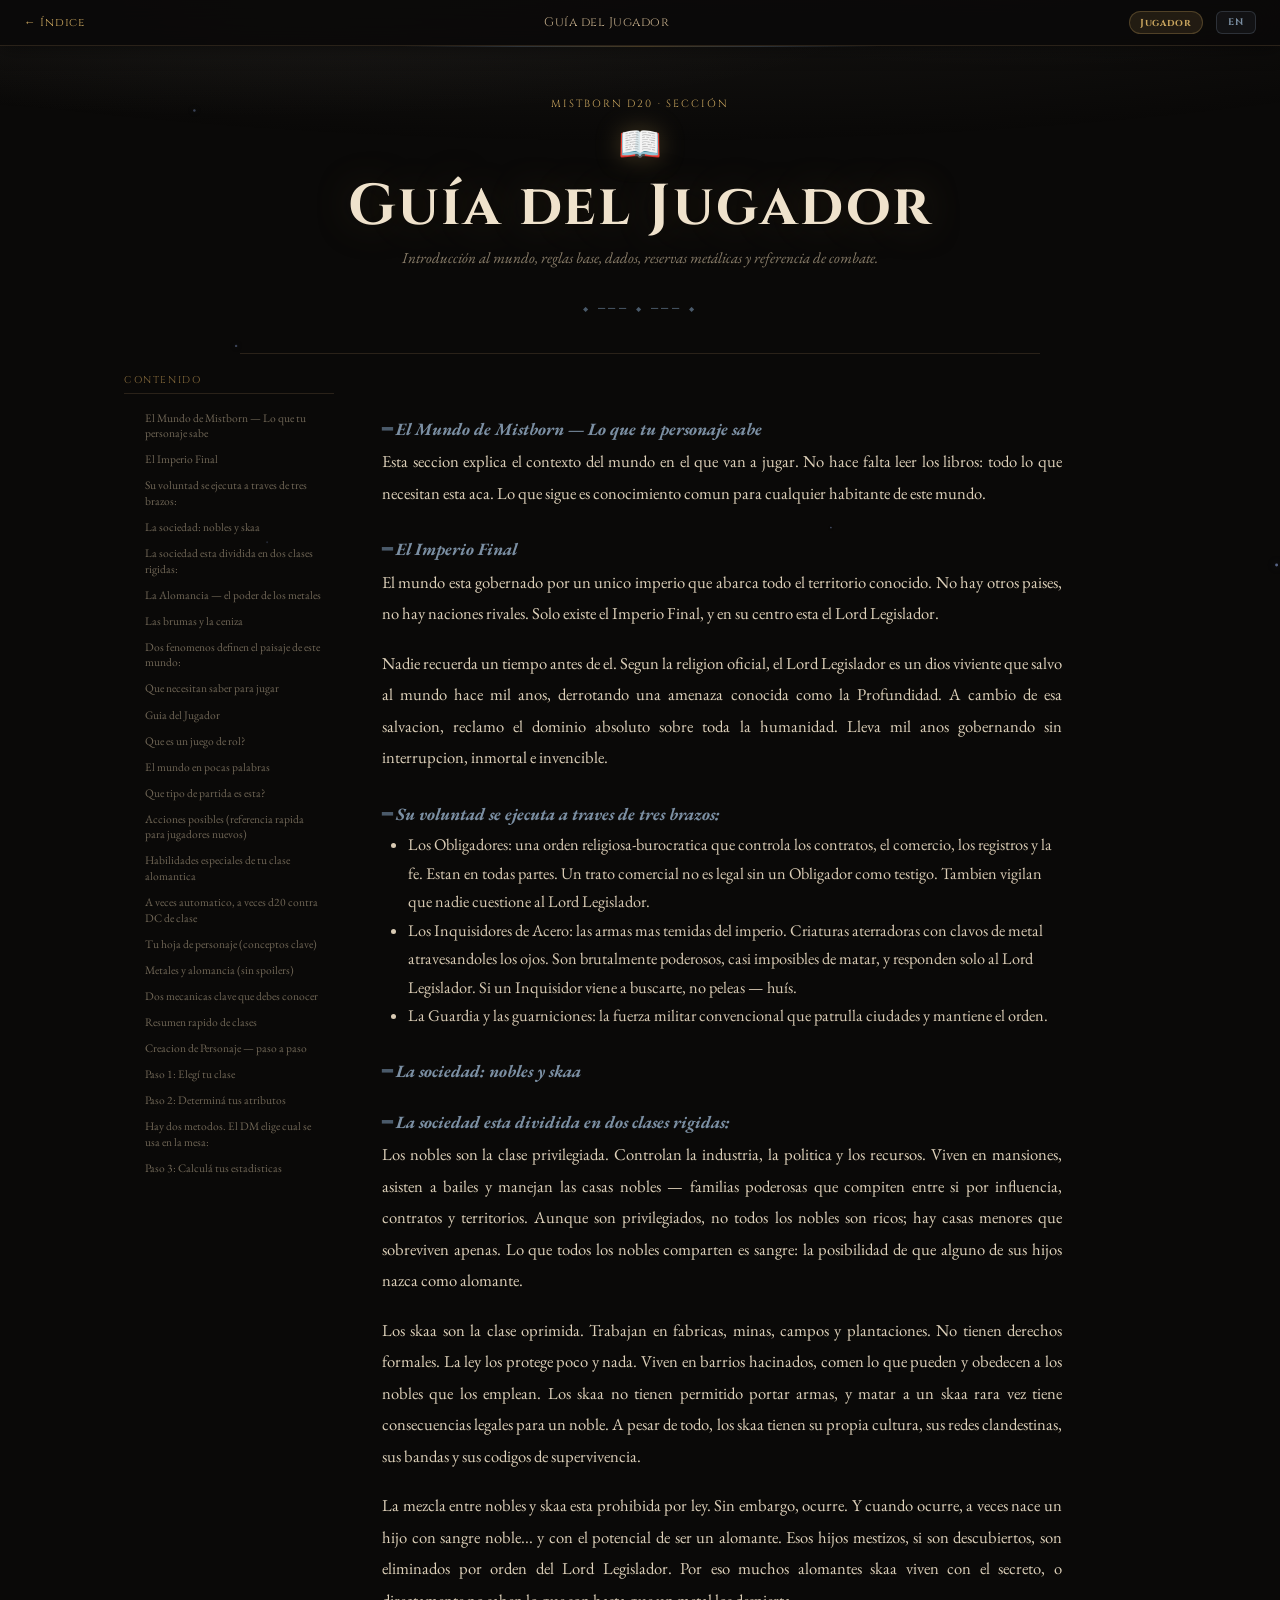
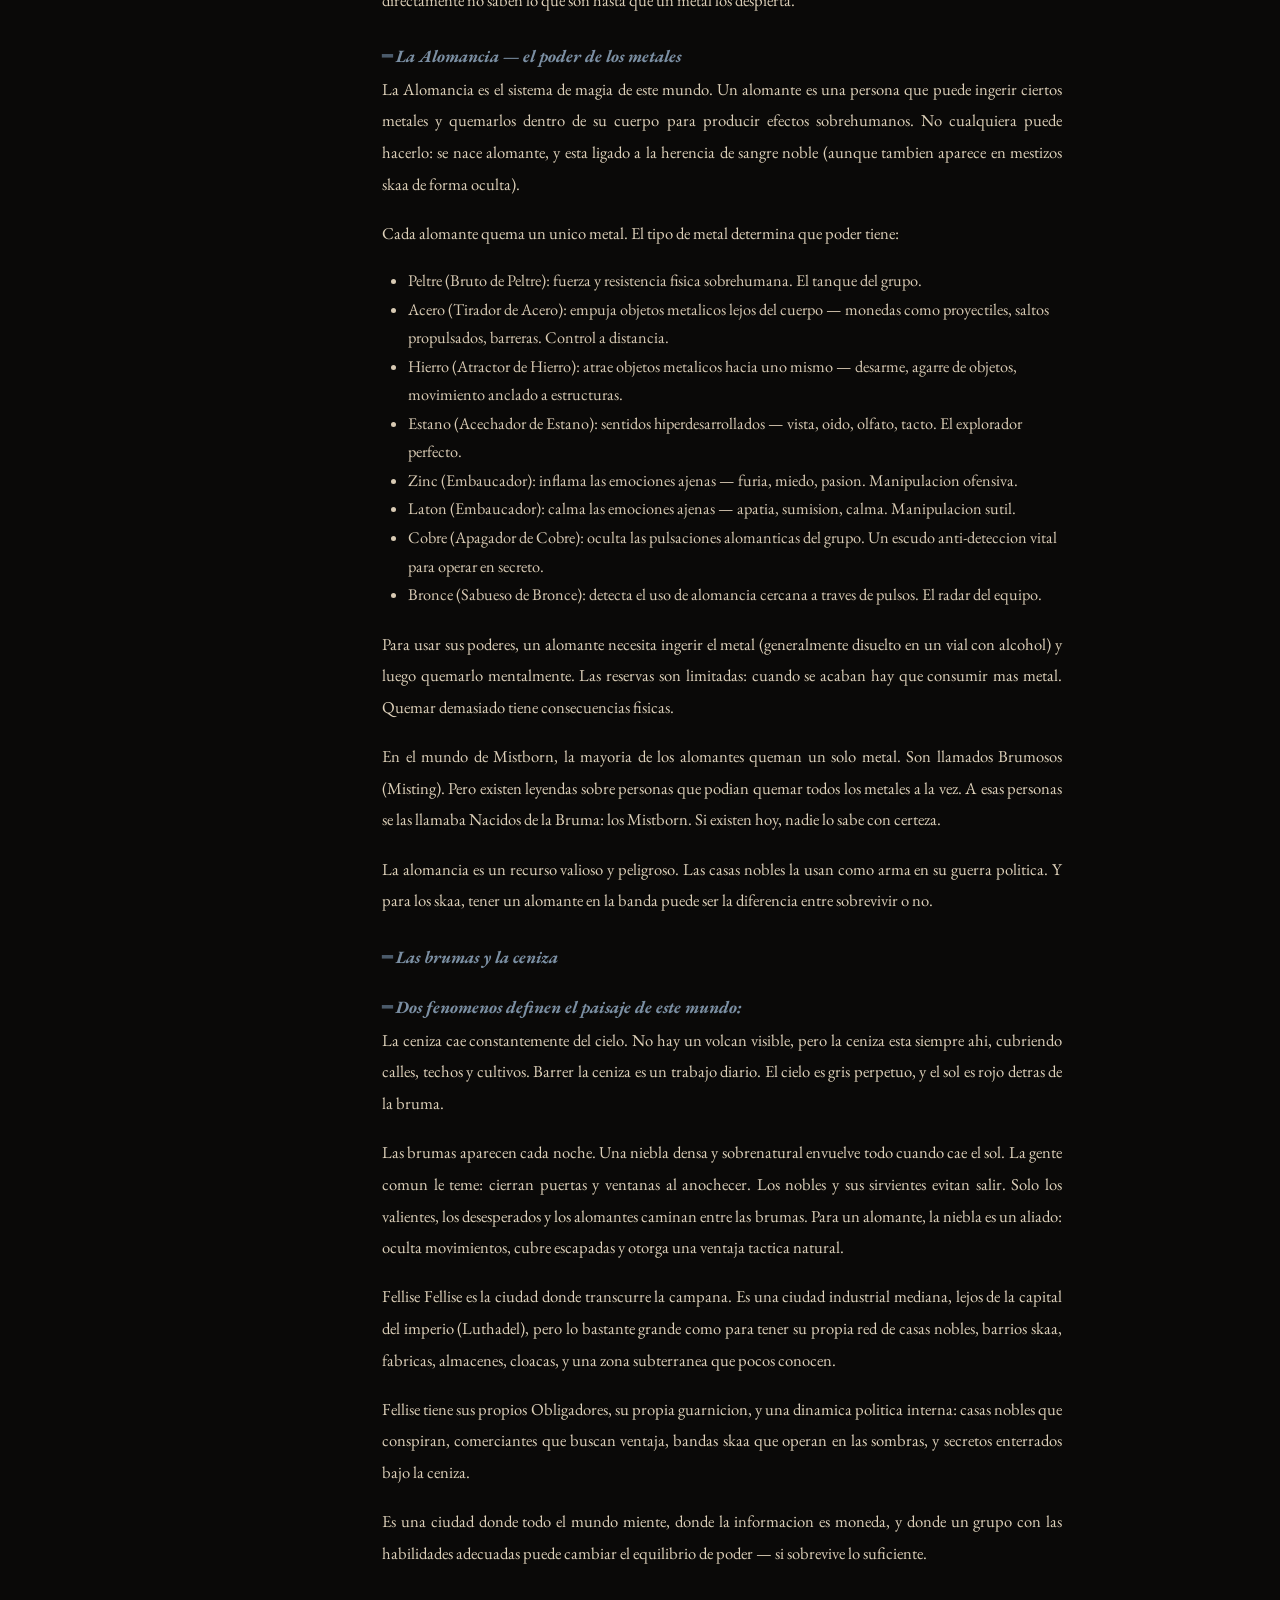
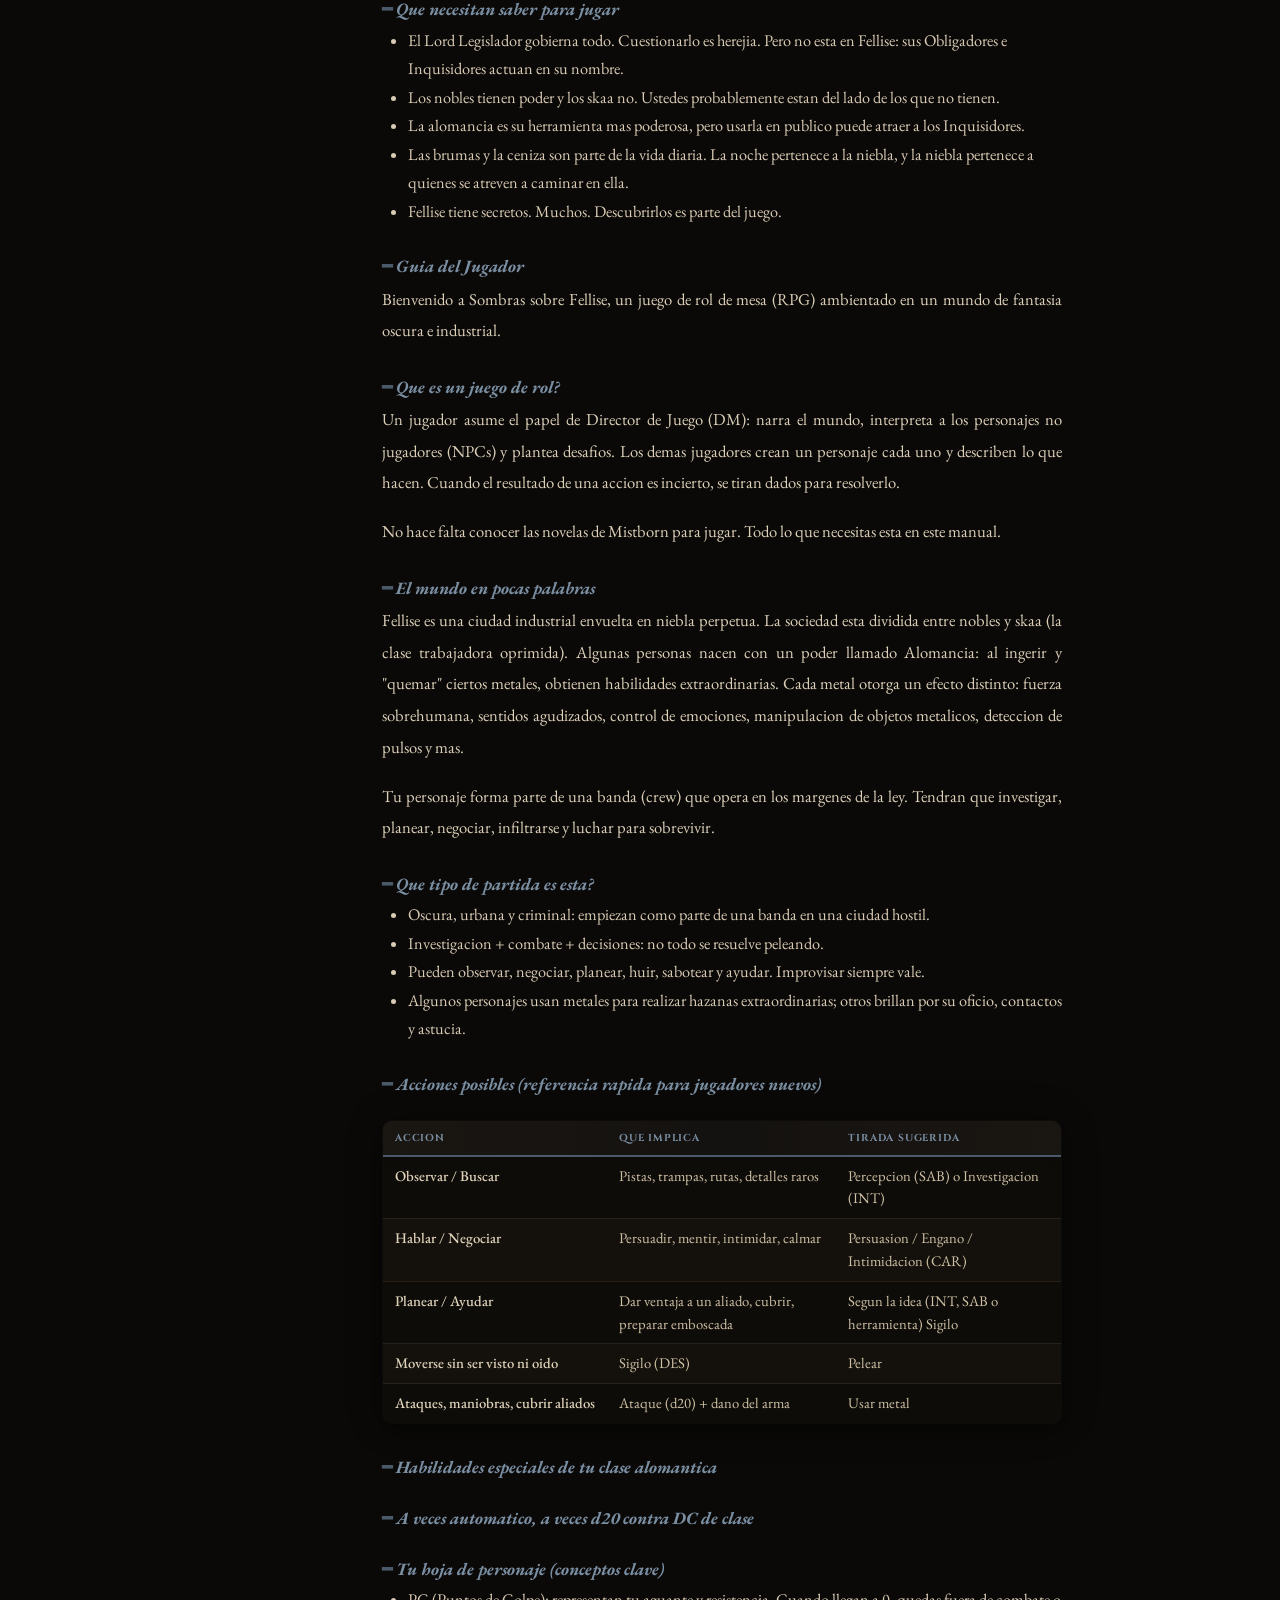
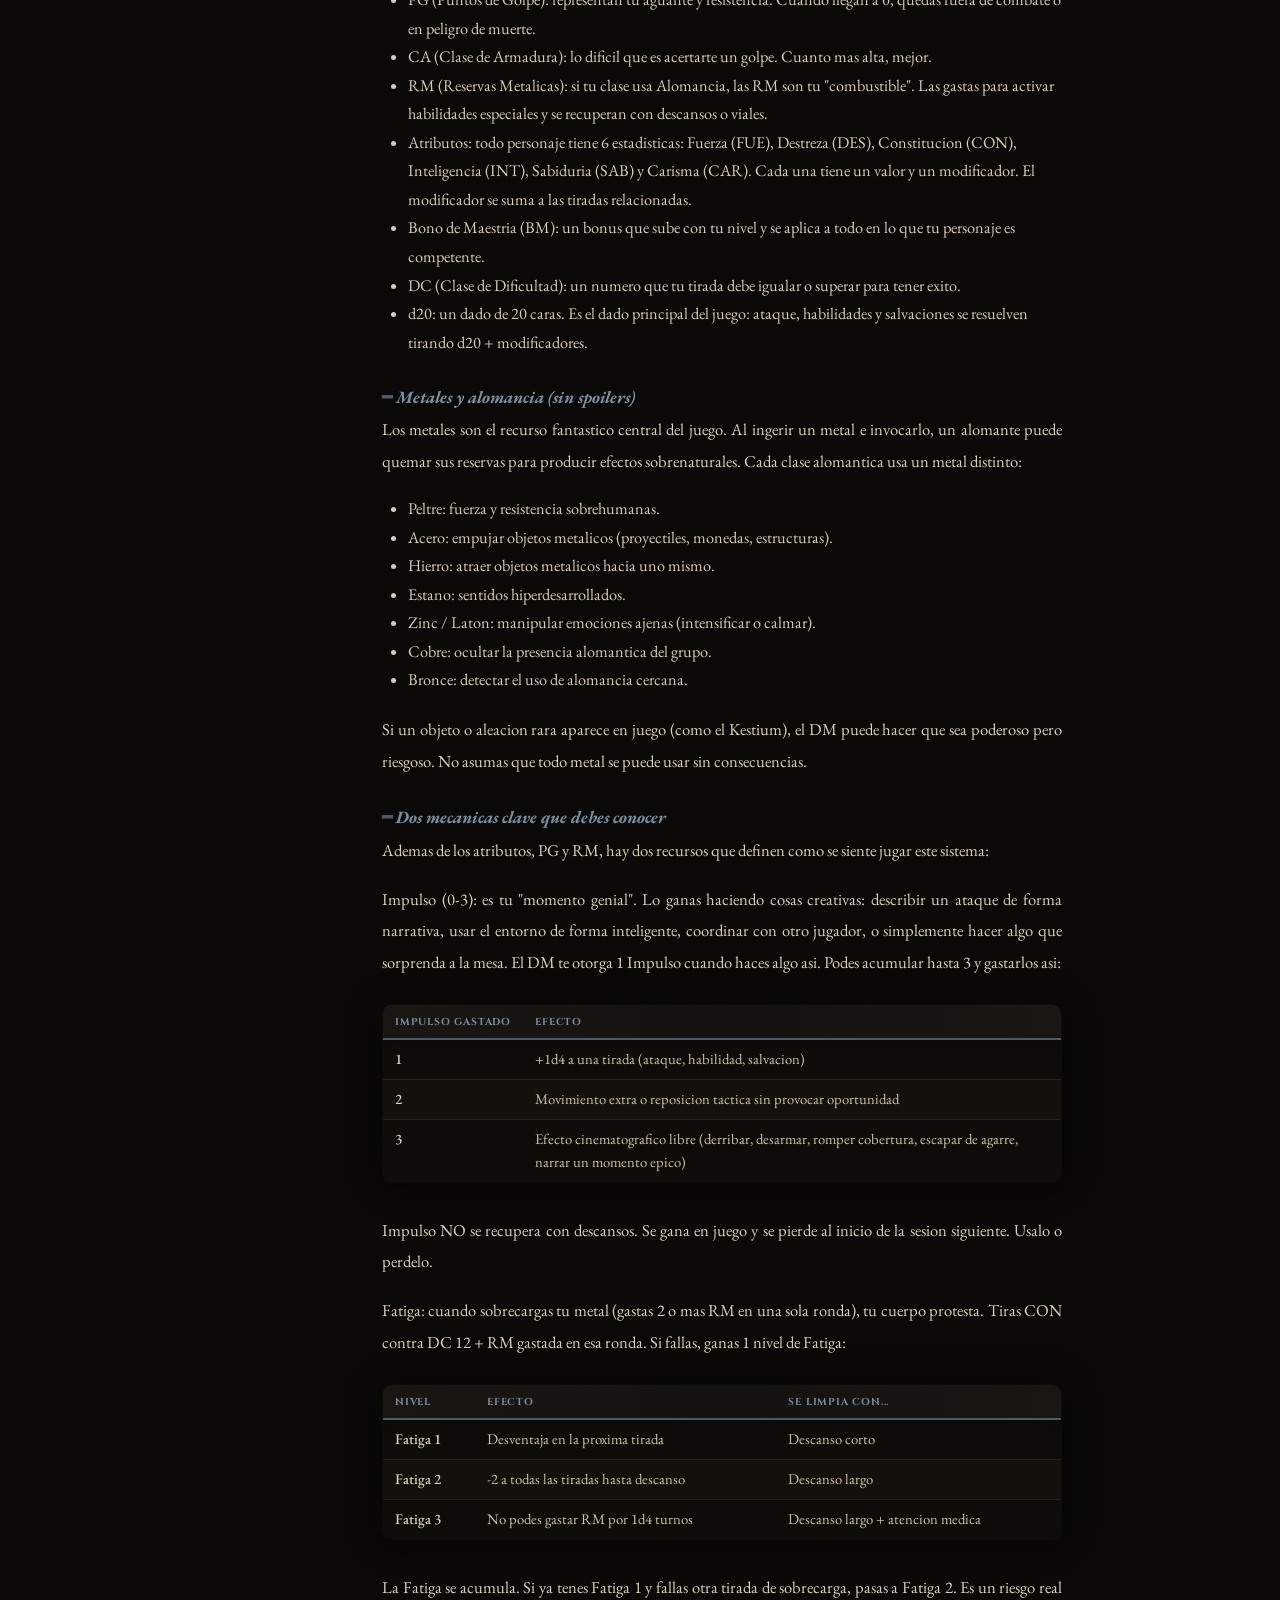
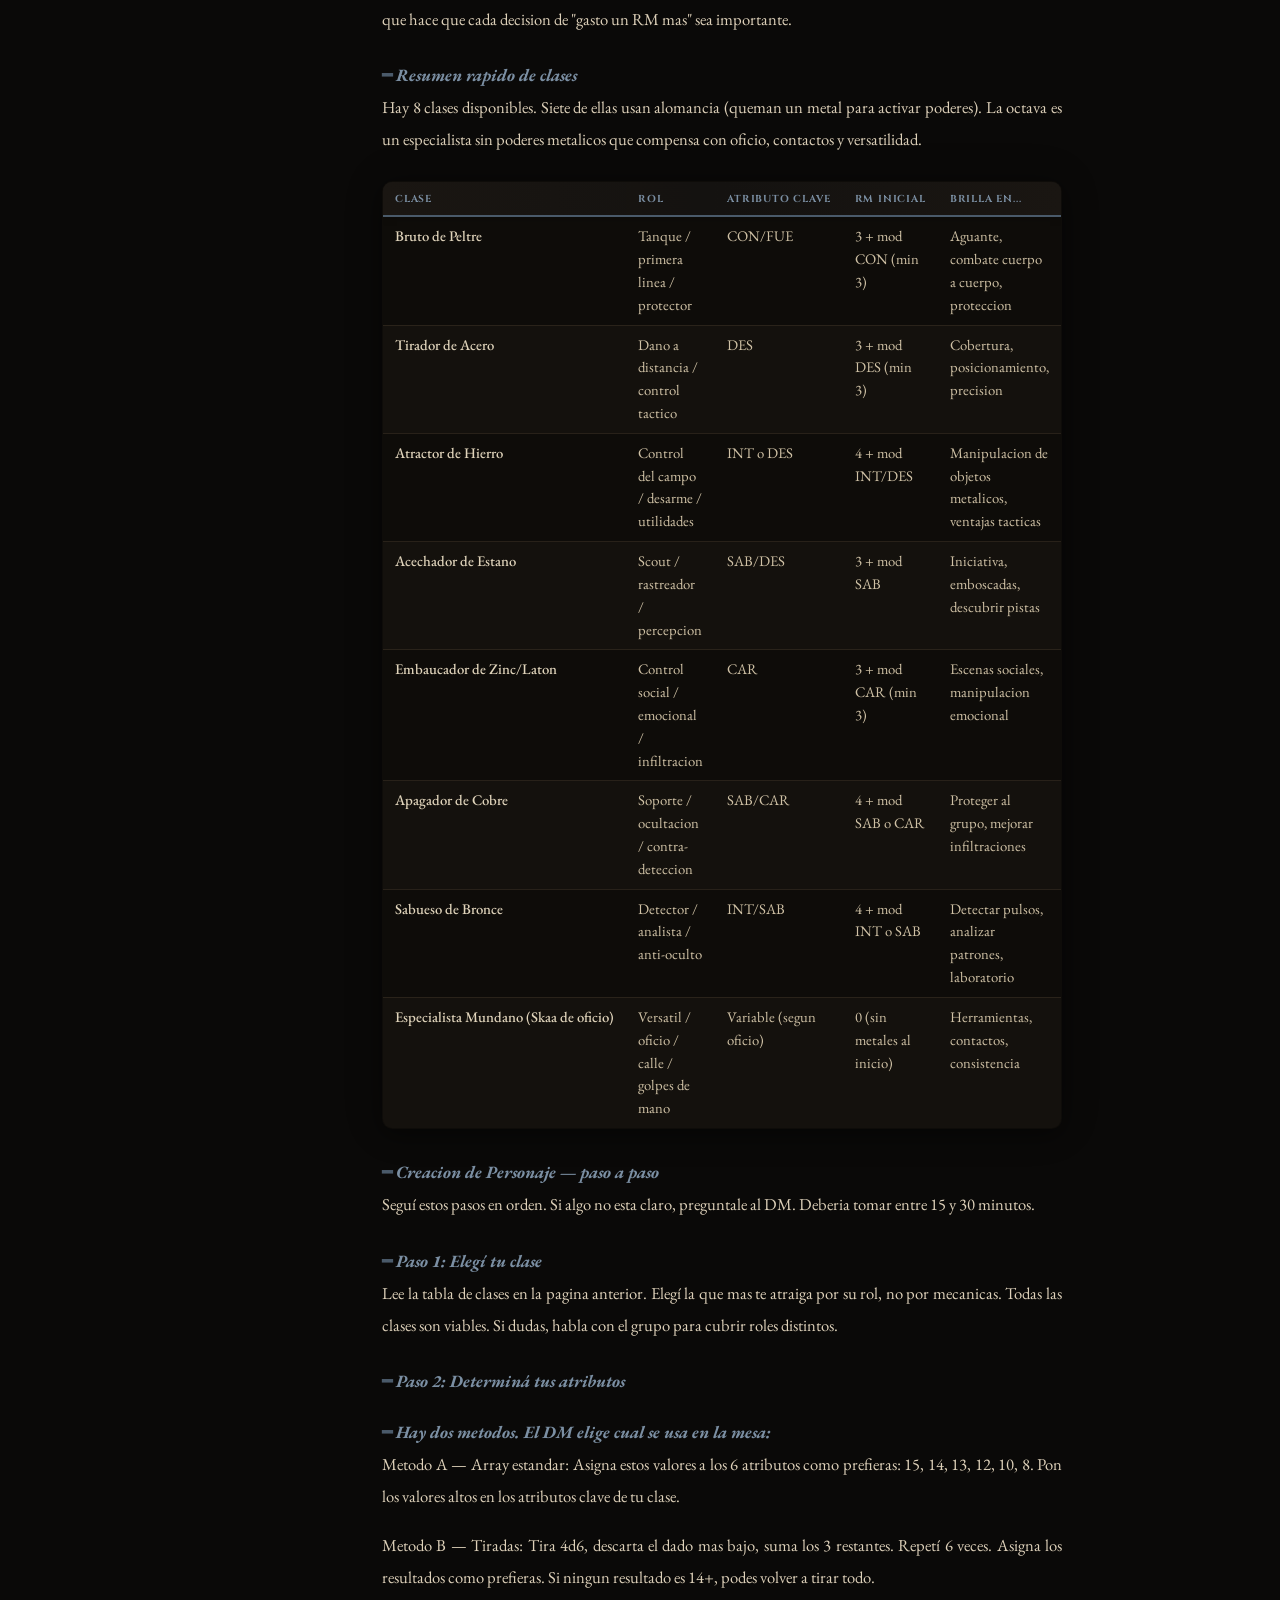
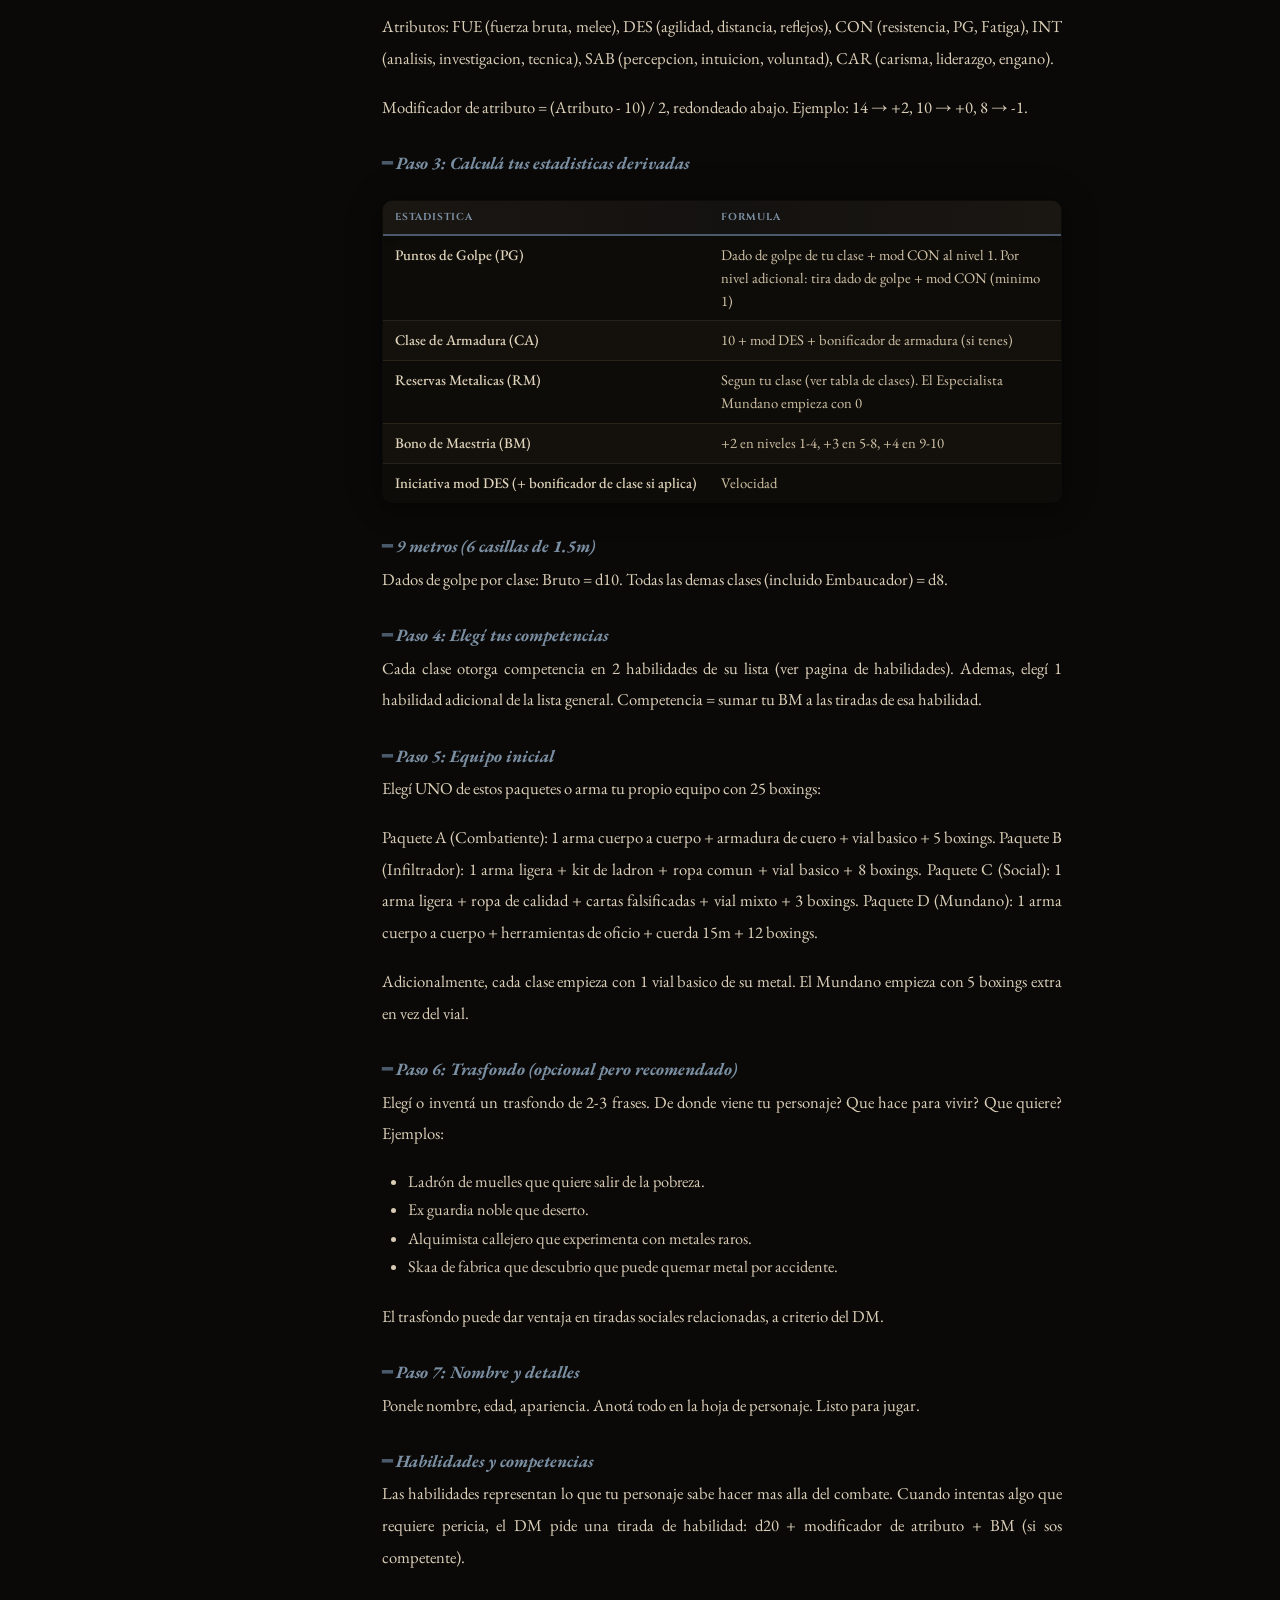
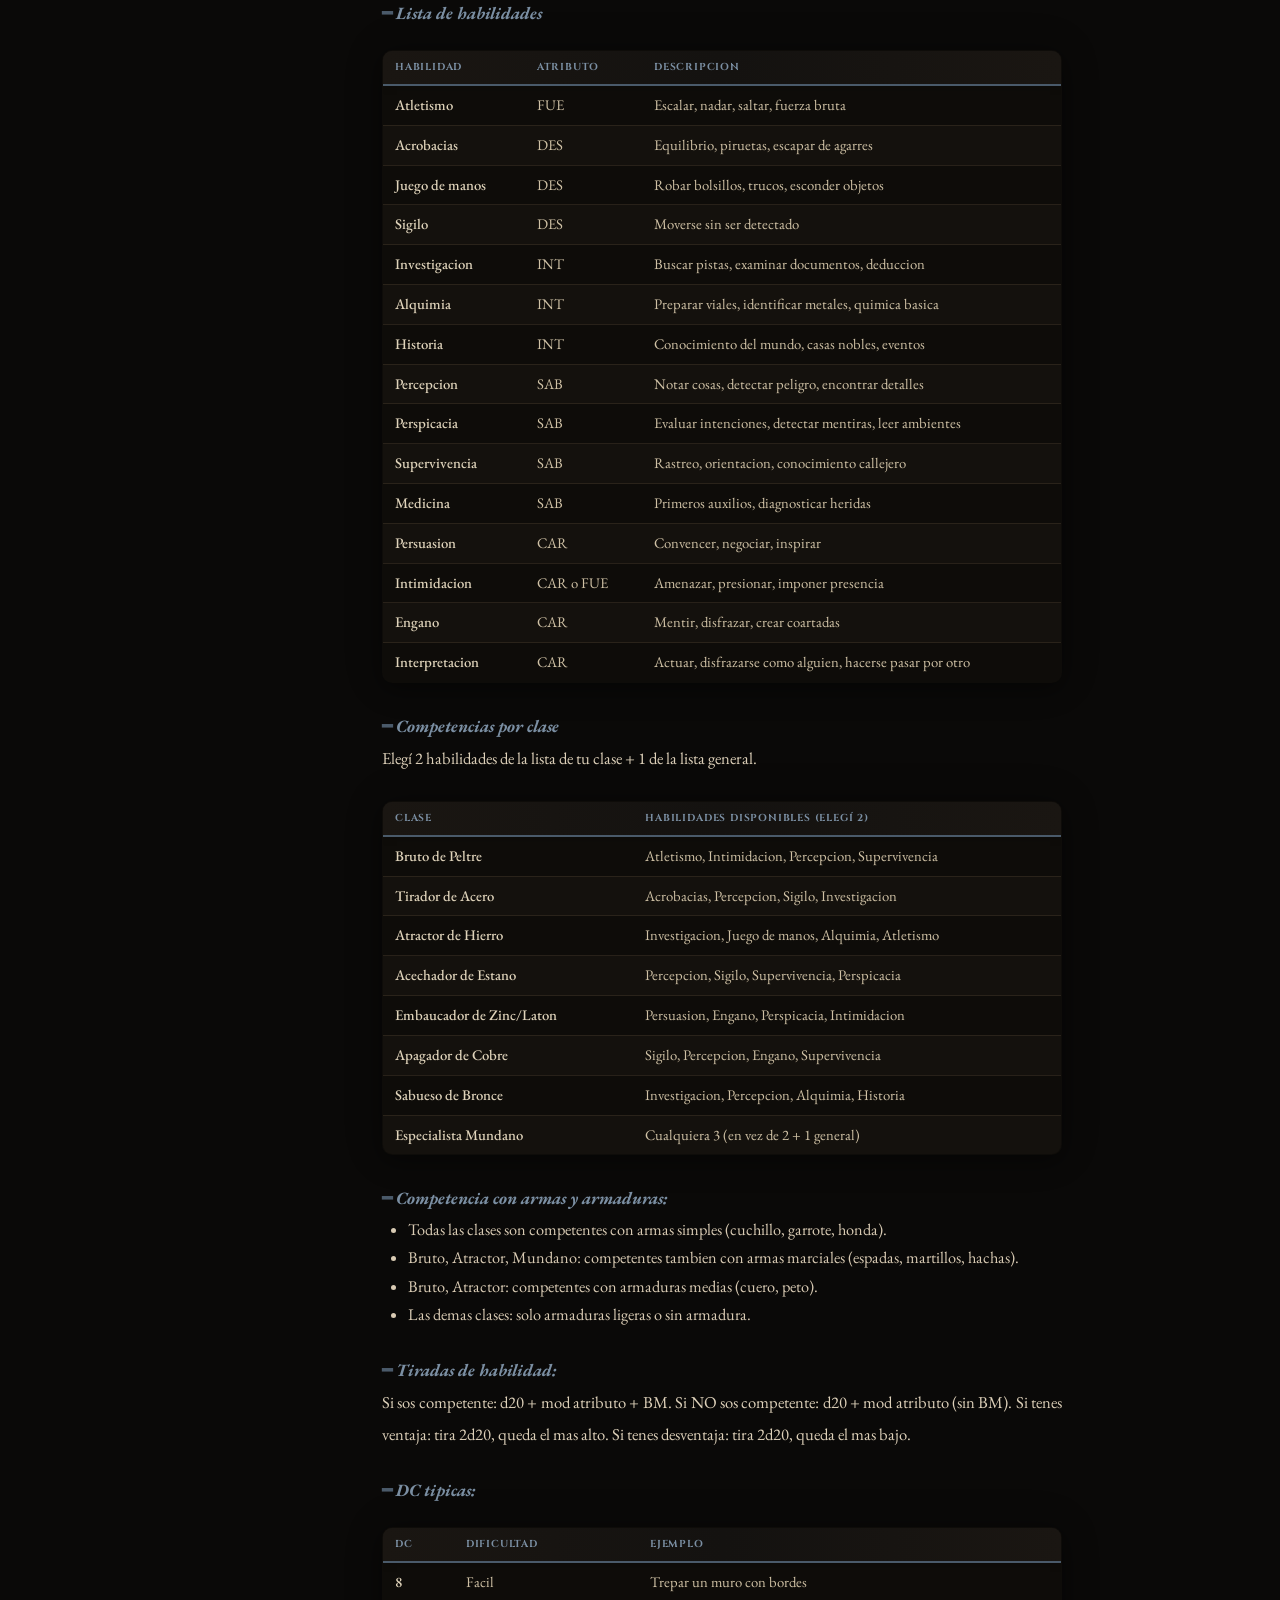
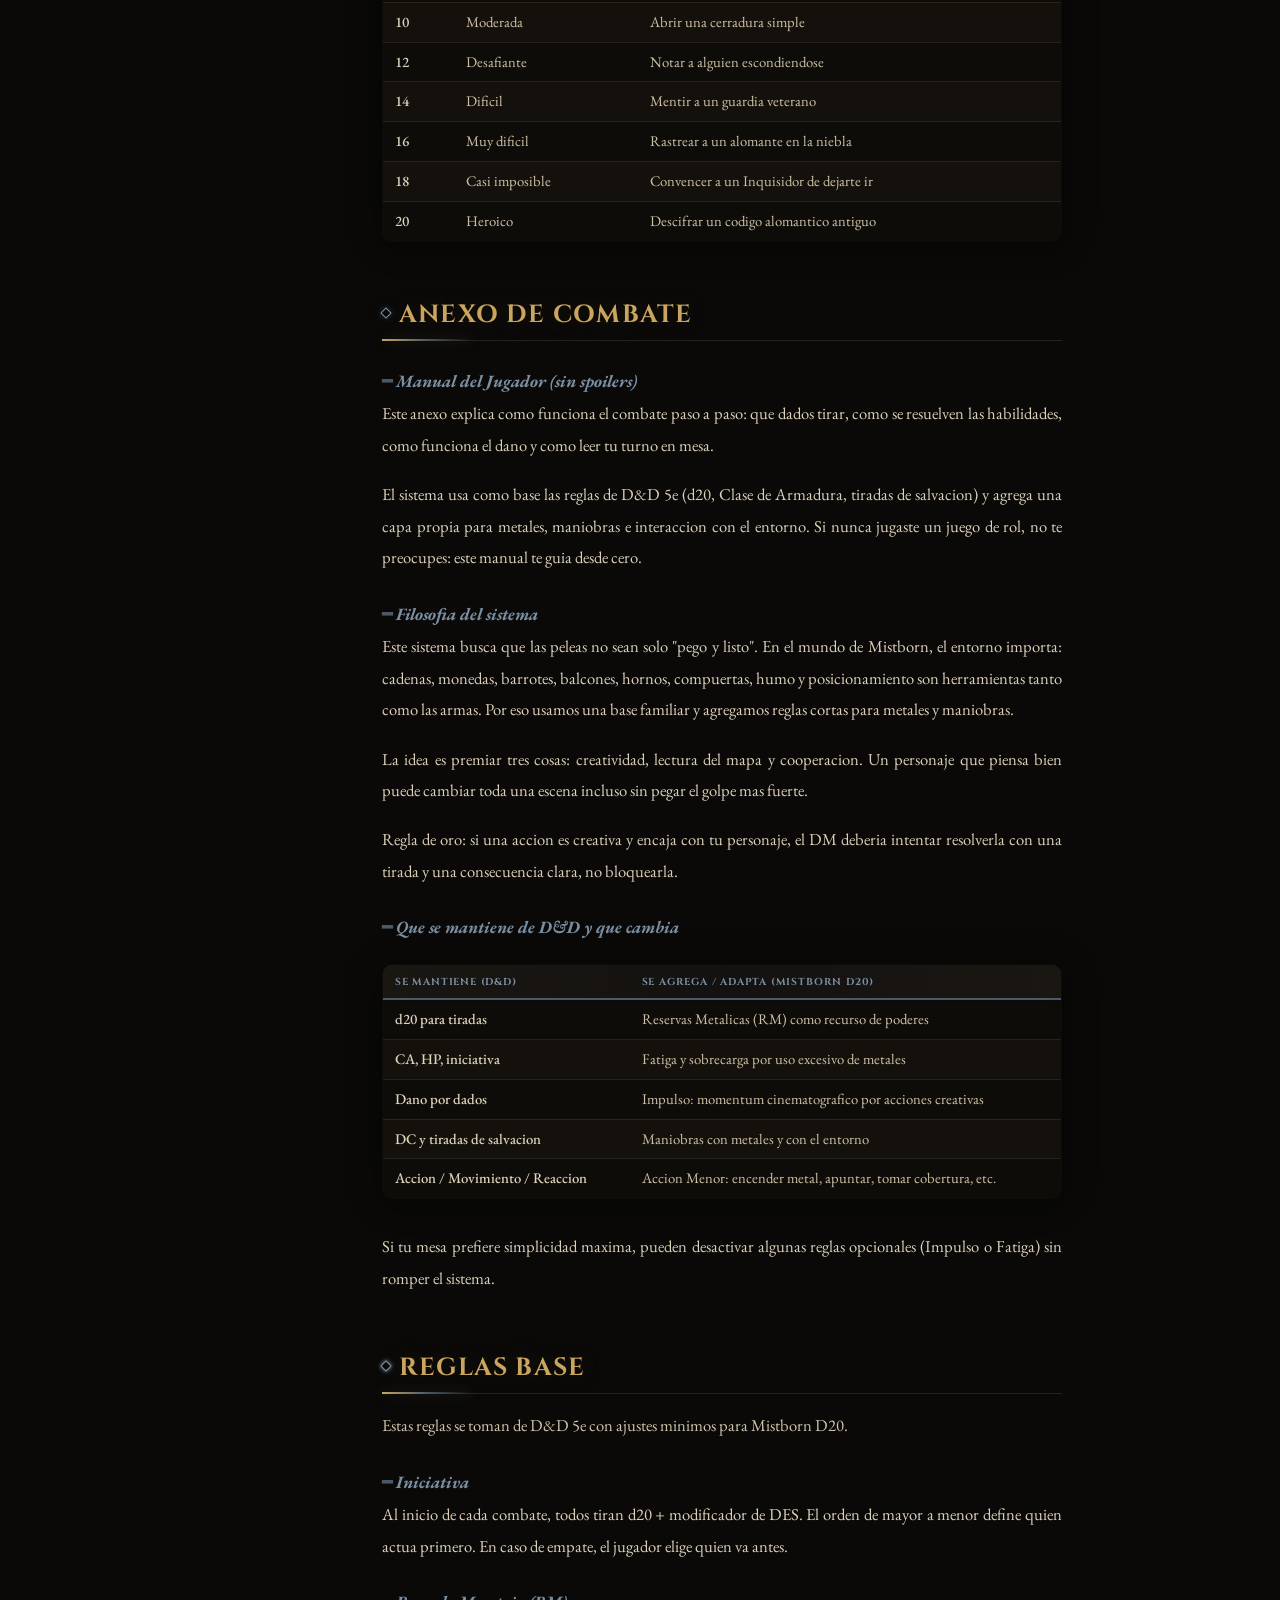
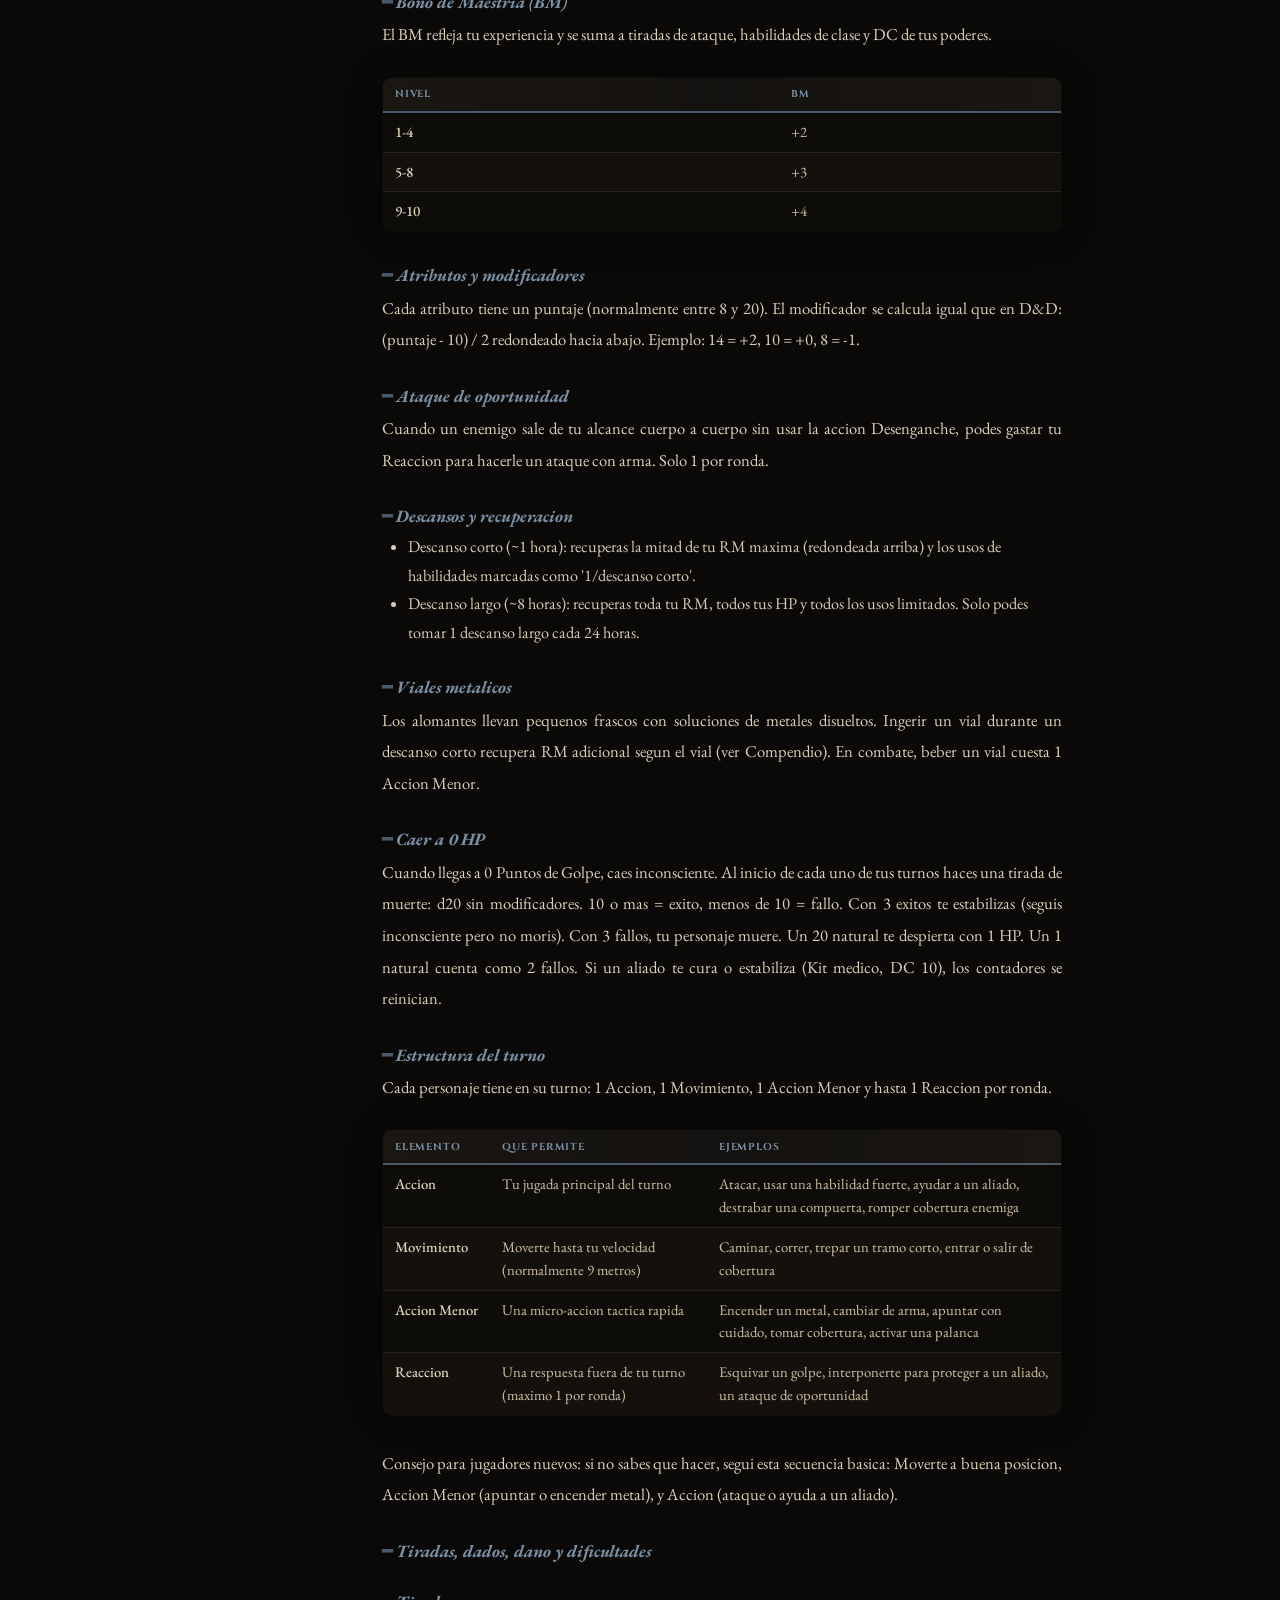
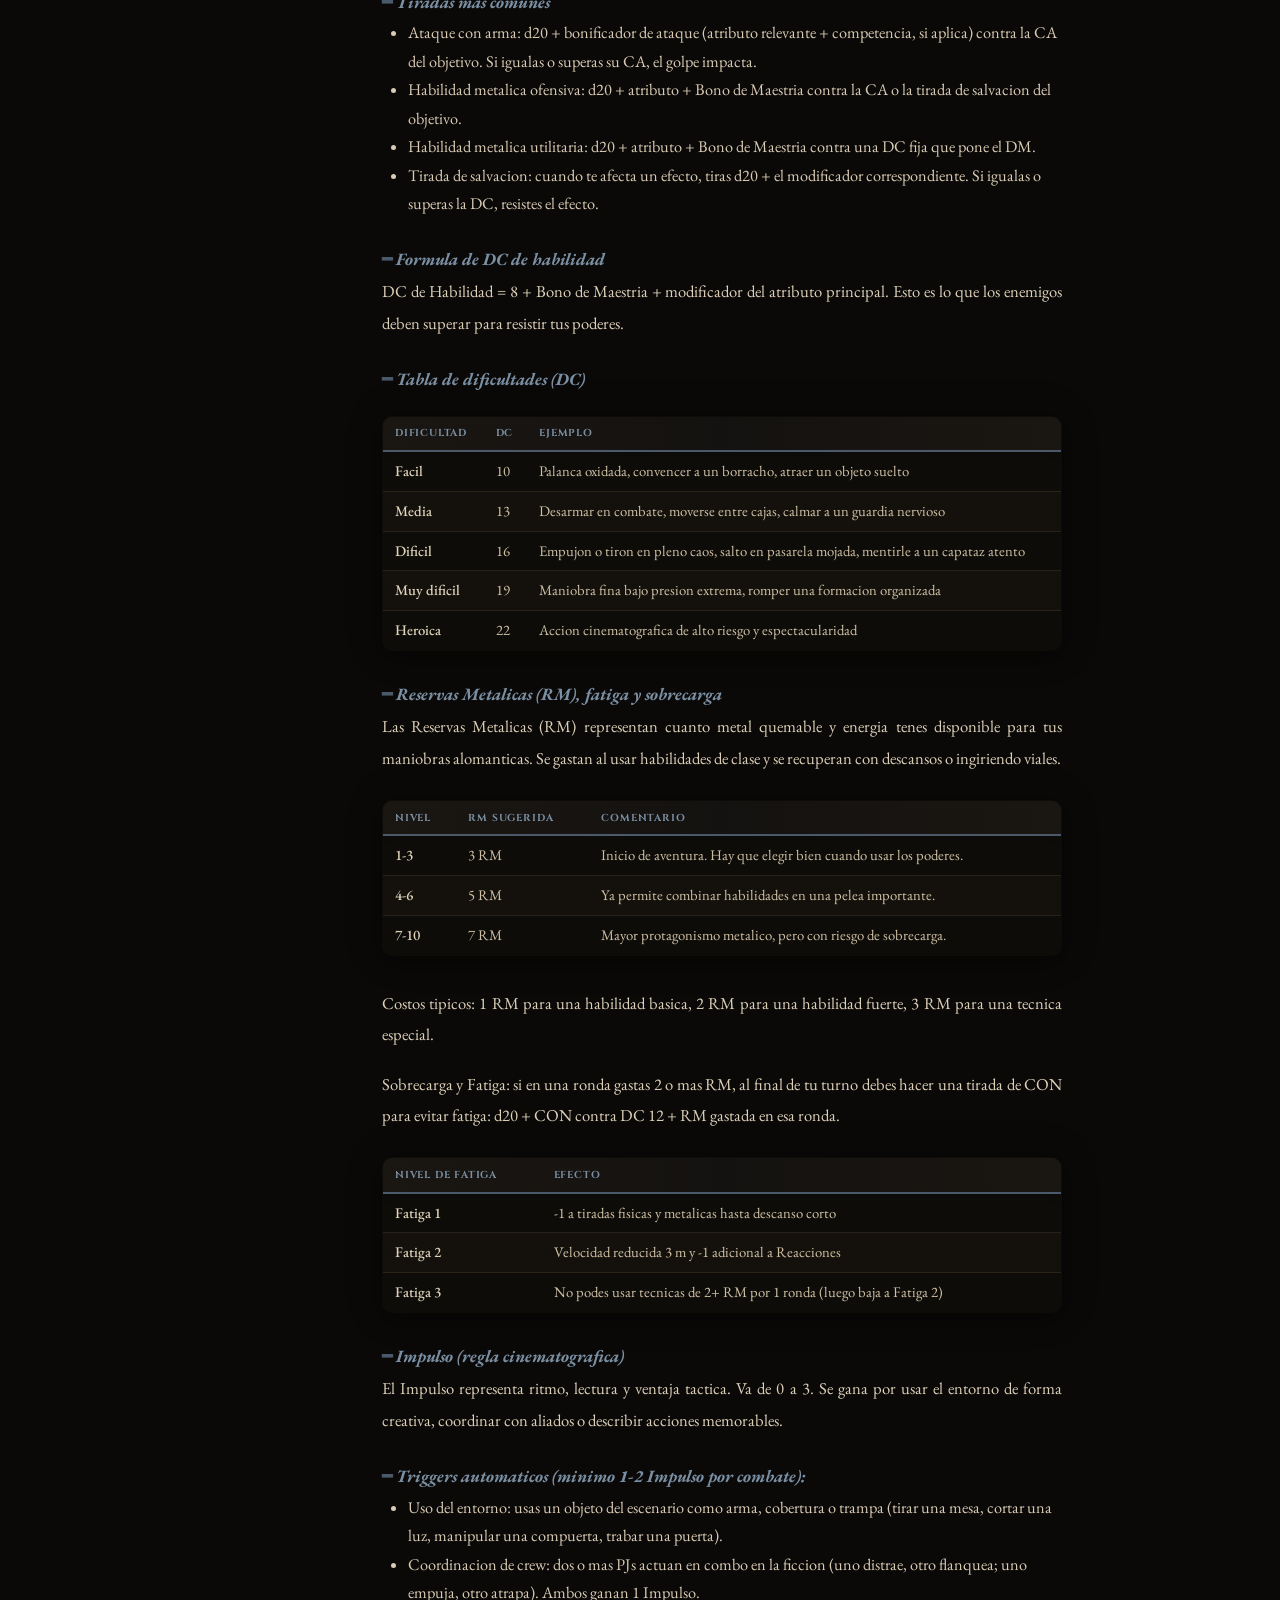
<file: jugador/index.html>
<!doctype html>
<html lang="es">
  <head>
    <meta charset="UTF-8" />
    <meta name="viewport" content="width=device-width, initial-scale=1.0" />
    <title>Guía del Jugador · Sombras sobre Fellise</title>
    <link rel="stylesheet" href="../styles.css" />
  </head>
  <body data-section="jugador">
    <canvas id="particle-canvas" aria-hidden="true"></canvas>
    <div class="reading-progress" id="reading-progress"></div>
    <nav class="topbar">
      <a href="/" class="topbar-home">← Índice</a>
      <span class="topbar-title" id="topbar-title"></span>
      <span class="topbar-badge" id="topbar-badge"></span>
    </nav>

    <header class="hero">
      <p class="kicker">Mistborn D20 · Sección</p>
      <h1 id="section-title">Cargando...</h1>
      <p id="section-subtitle" class="section-meta"></p>
    </header>

    <div class="page-layout">
      <aside class="toc-sidebar">
        <p class="toc-label">Contenido</p>
        <nav id="toc-nav"></nav>
      </aside>
      <main class="section-main">
        <section id="section-content" class="section-content"></section>
      </main>
    </div>

    <button class="back-top" id="back-top" aria-label="Volver arriba">↑</button>
    <footer class="footer">Fellise · Edición web</footer>
    <script type="module" src="../app.js"></script>
  </body>
</html>
</file>
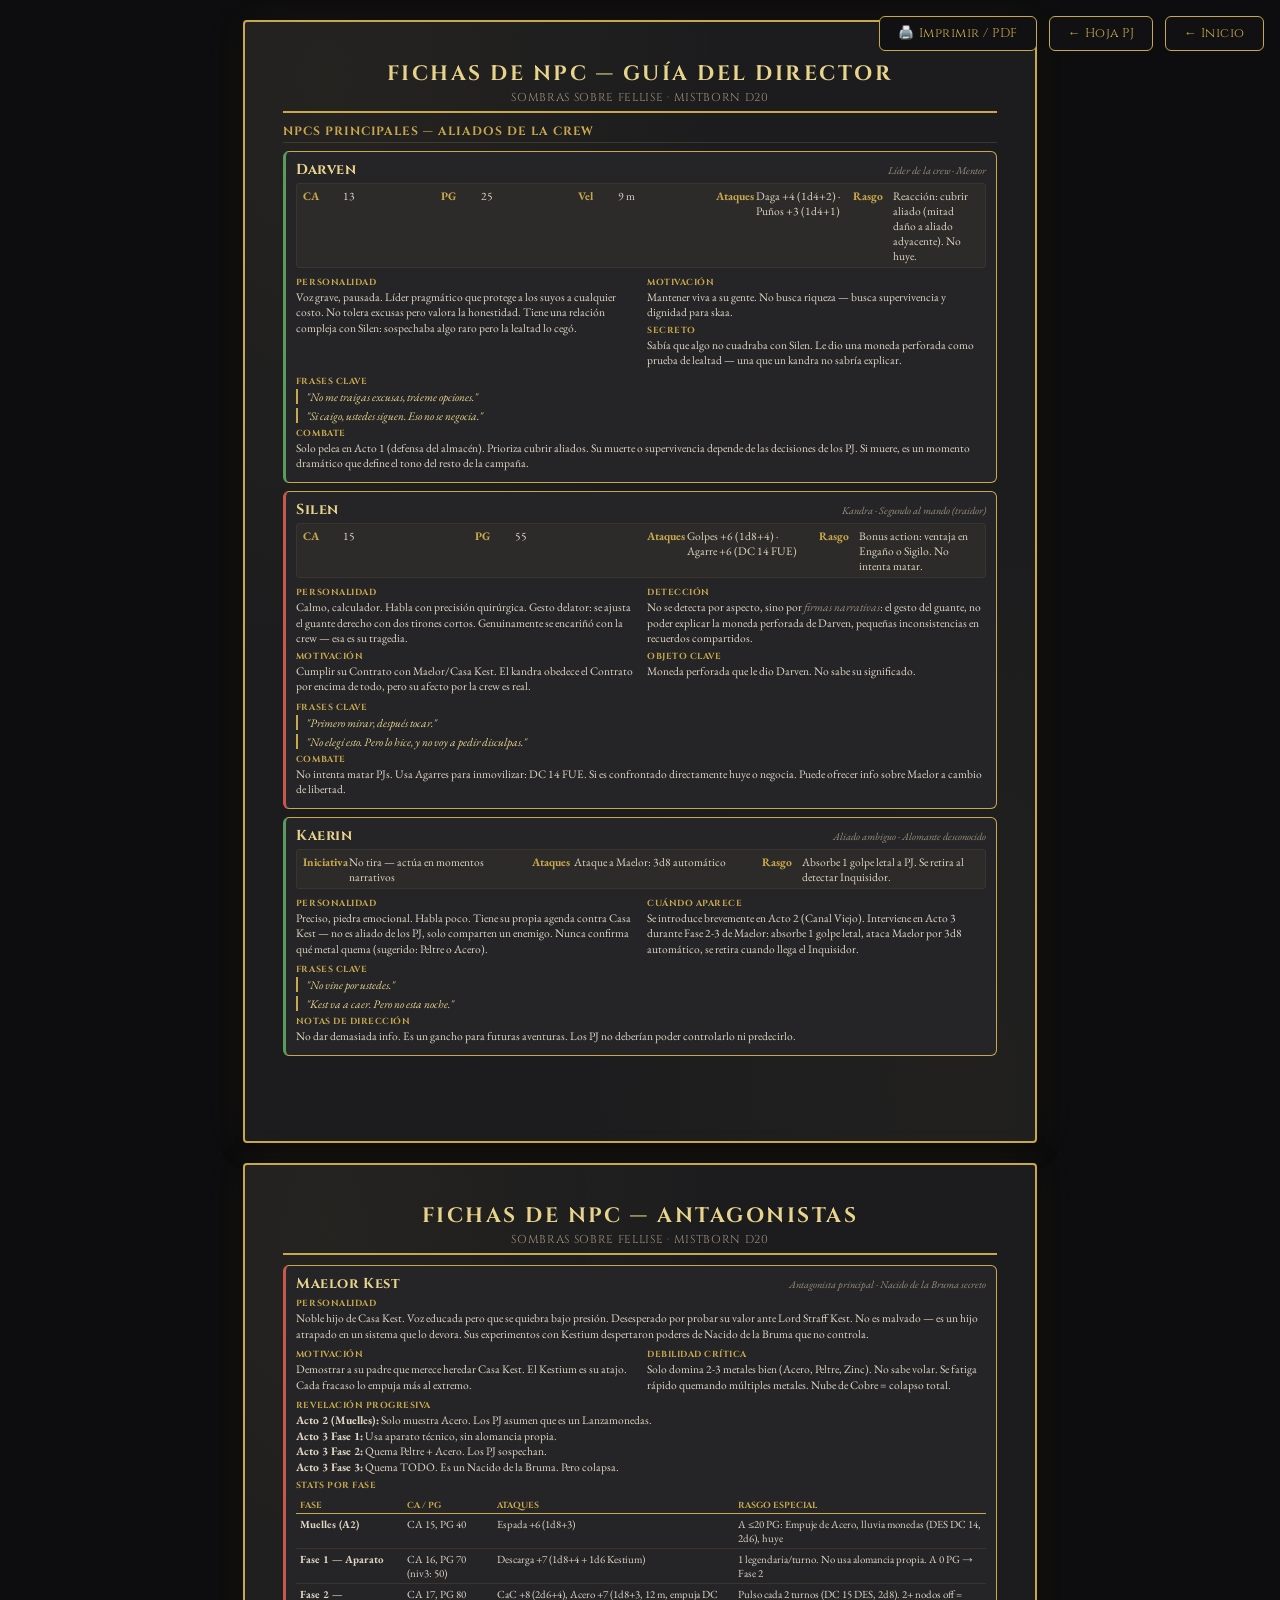
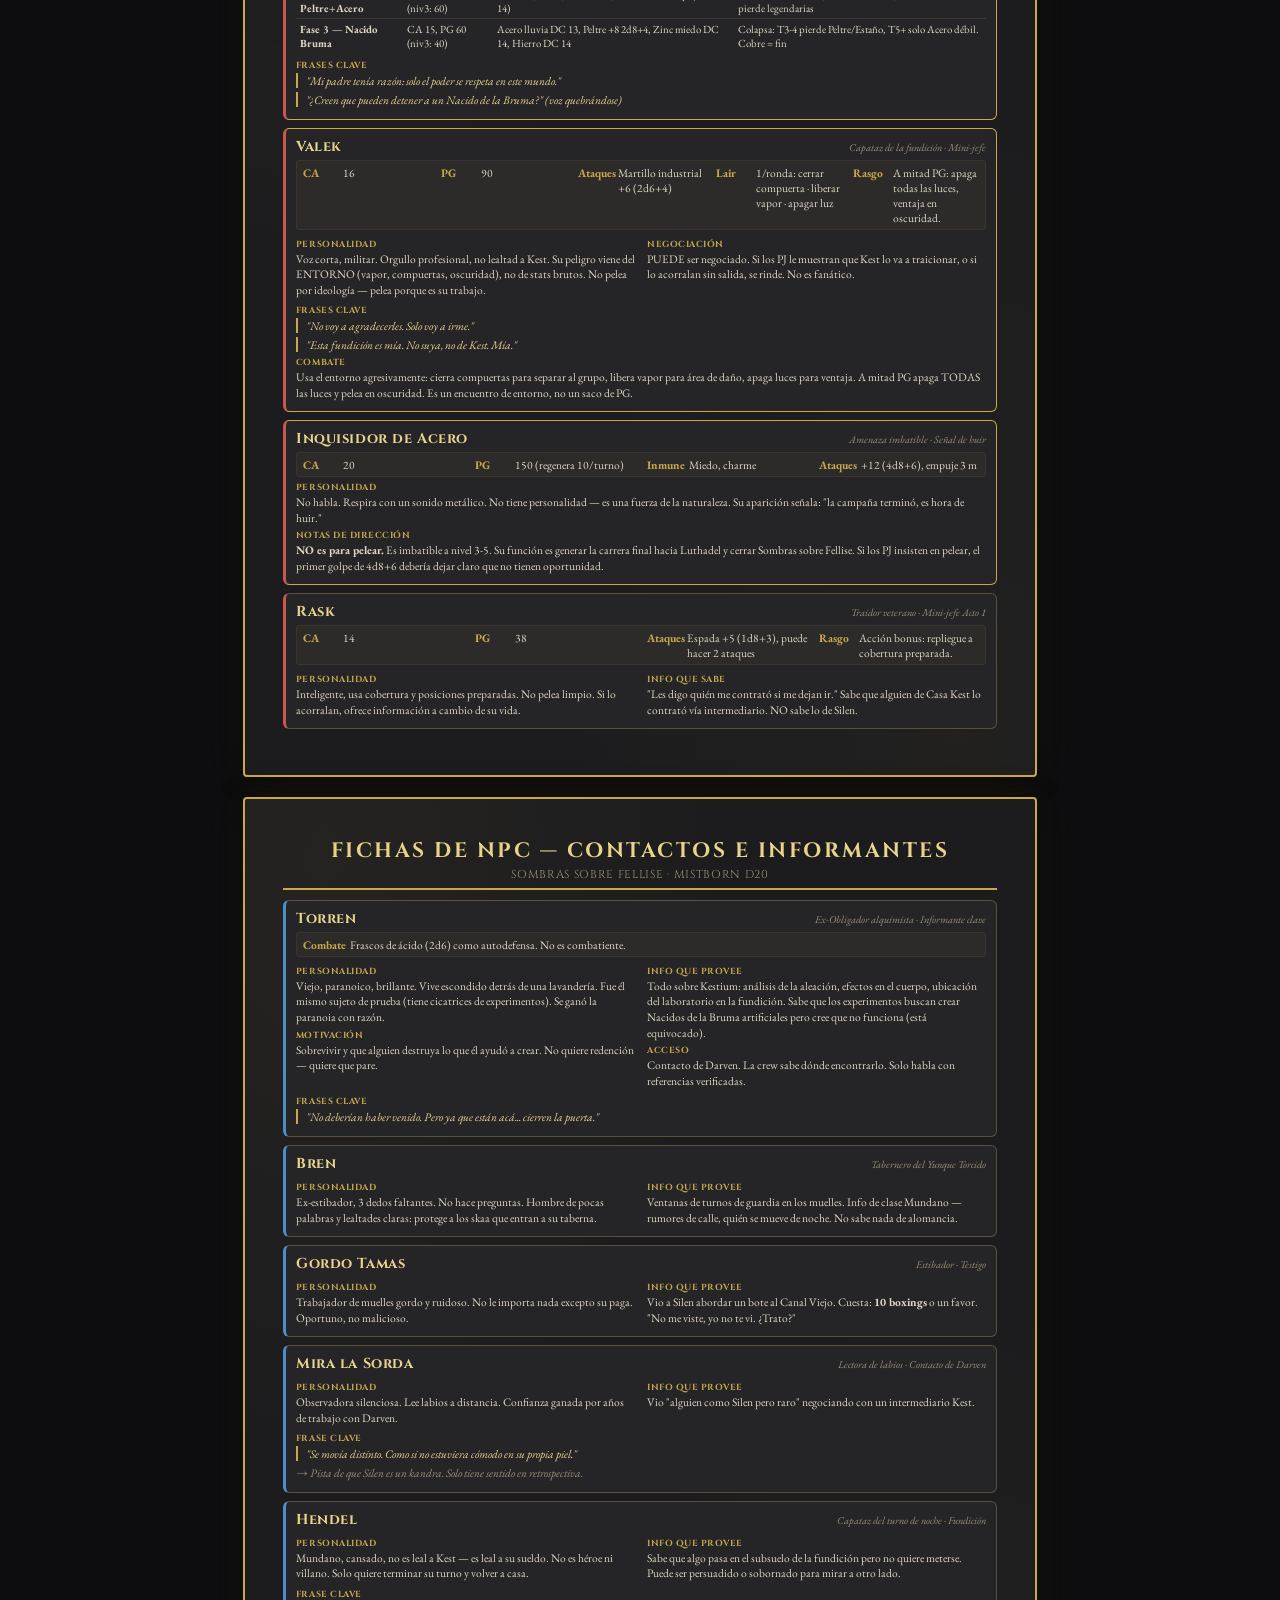
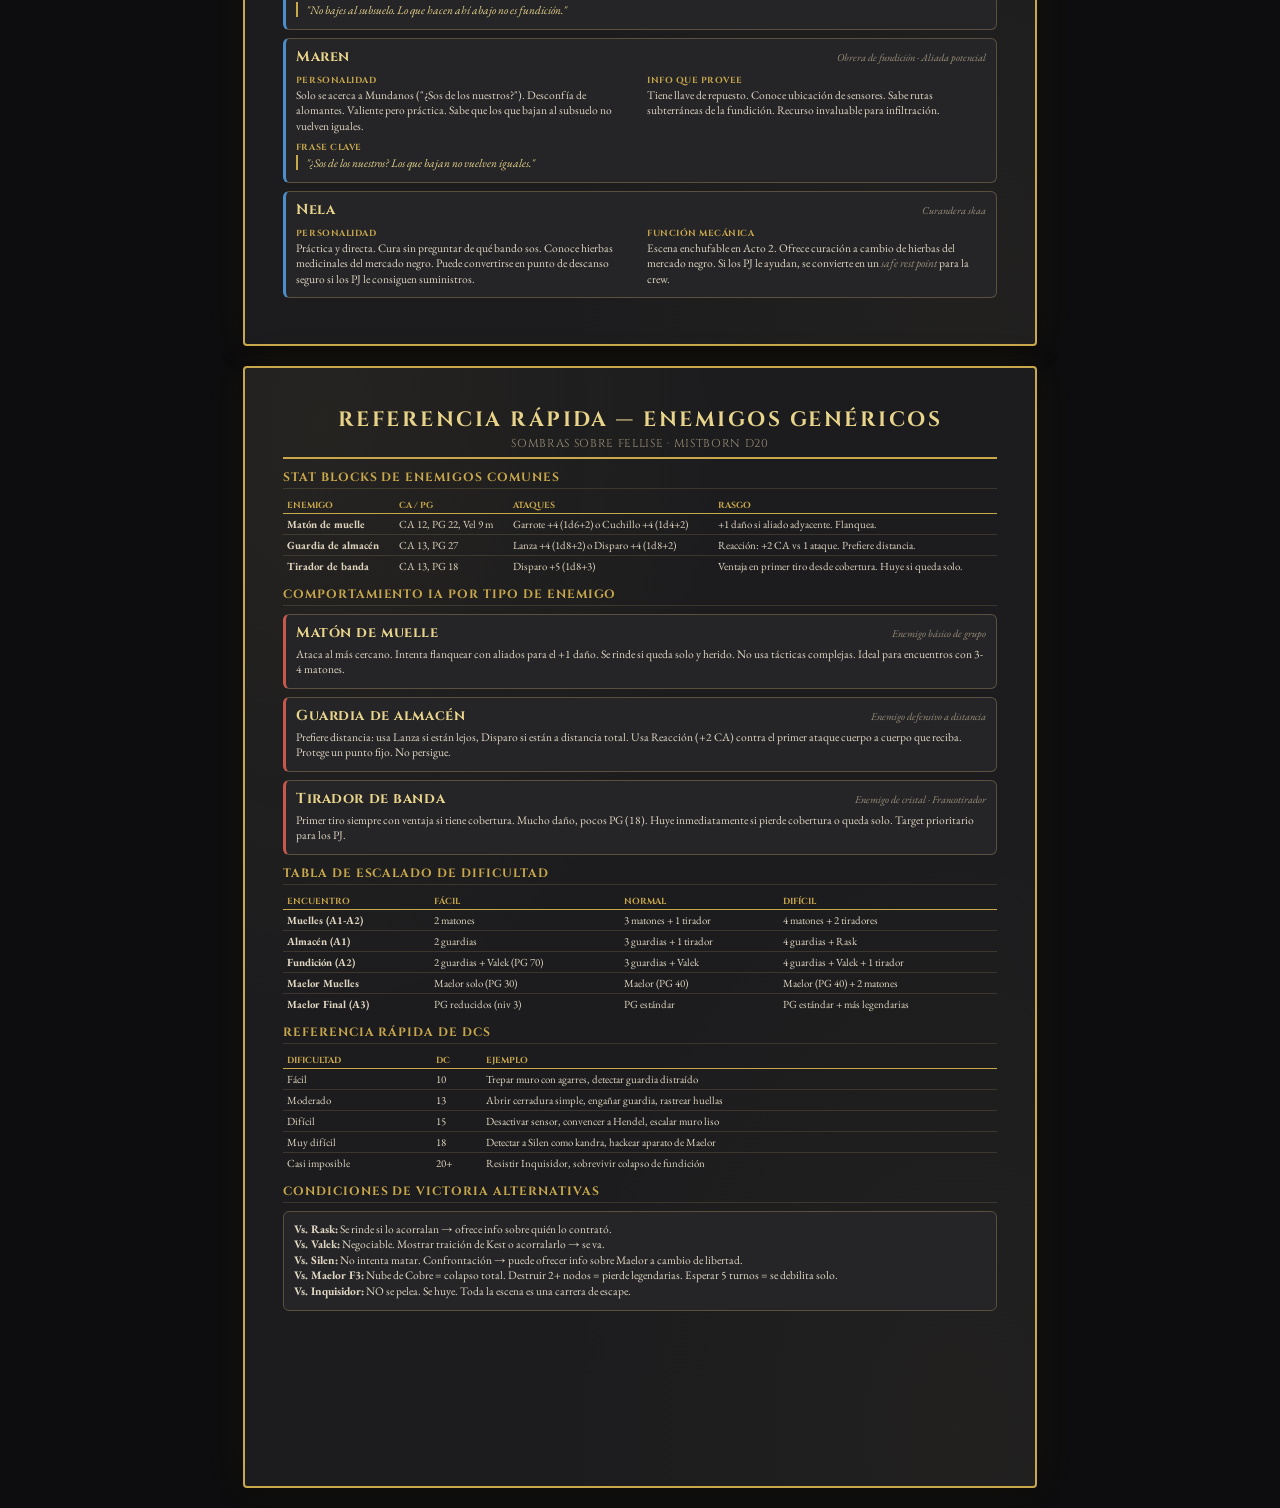
<file: hoja/npc.html>
<!DOCTYPE html>
<html lang="es">
<head>
  <meta charset="UTF-8" />
  <meta name="viewport" content="width=device-width, initial-scale=1.0" />
  <title>Fichas de NPC — Mistborn D20</title>
  <link href="https://fonts.googleapis.com/css2?family=Cinzel:wght@400;700&family=EB+Garamond:ital,wght@0,400;0,700;1,400&display=swap" rel="stylesheet" />
  <style>
    :root {
      --bg-sheet: #1c1c1e;
      --bg-section: #252528;
      --bg-input: rgba(255,255,255,0.04);
      --border: #c9a84c;
      --border-dim: #5a5040;
      --border-faint: #3a362e;
      --gold: #c9a84c;
      --gold-bright: #e8d48b;
      --text: #e0d6c2;
      --text-dim: #9a8e78;
      --text-label: #b8a882;
      --accent-red: #c9584c;
      --accent-blue: #4c8ec9;
      --accent-green: #5a9a5c;
    }

    *, *::before, *::after { box-sizing: border-box; margin: 0; padding: 0; }
    @page { size: A4 portrait; margin: 8mm; }
    @media print {
      body { background: #000 !important; }
      .no-print { display: none !important; }
      .sheet { box-shadow: none !important; page-break-after: always; }
      .npc-card { break-inside: avoid; }
    }

    body {
      font-family: 'EB Garamond', Georgia, serif;
      background: #0d0d0f;
      color: var(--text);
      display: flex;
      flex-direction: column;
      align-items: center;
      padding: 20px;
      gap: 20px;
    }

    .toolbar {
      display: flex; gap: 12px;
      position: fixed; top: 16px; right: 16px; z-index: 100;
    }
    .toolbar button {
      font-family: 'Cinzel', serif; font-size: 0.8rem;
      padding: 8px 18px; border: 1px solid var(--gold);
      background: #111113; color: var(--gold);
      border-radius: 6px; cursor: pointer; letter-spacing: 0.04em;
    }
    .toolbar button:hover { background: var(--gold); color: #111113; }

    .sheet {
      width: 210mm; min-height: 297mm;
      background: var(--bg-sheet);
      border: 2px solid var(--border);
      border-radius: 4px;
      padding: 10mm 10mm;
      box-shadow: 0 0 40px rgba(201,168,76,0.08), 0 4px 20px rgba(0,0,0,0.6);
      position: relative; overflow: hidden;
    }
    .sheet::before {
      content: '';
      position: absolute; inset: 0;
      background: radial-gradient(ellipse at 10% 5%, rgba(201,168,76,0.05) 0%, transparent 40%),
                  radial-gradient(ellipse at 90% 95%, rgba(201,168,76,0.03) 0%, transparent 40%);
      pointer-events: none;
    }

    .sheet-title {
      text-align: center;
      font-family: 'Cinzel', serif;
      font-size: 1.3rem; font-weight: 700;
      color: var(--gold-bright);
      letter-spacing: 0.12em; text-transform: uppercase;
      padding-bottom: 6px;
      border-bottom: 2px solid var(--gold);
      margin-bottom: 10px;
    }
    .sheet-title small {
      display: block; font-size: 0.55em;
      letter-spacing: 0.06em; color: var(--text-dim);
      font-weight: 400; margin-top: 2px;
    }
    .page-subtitle {
      font-family: 'Cinzel', serif;
      font-size: 0.75rem; font-weight: 700;
      color: var(--gold); text-transform: uppercase;
      letter-spacing: 0.08em;
      margin: 10px 0 8px;
      border-bottom: 1px solid var(--border-faint);
      padding-bottom: 3px;
    }

    /* ── NPC Card ── */
    .npc-card {
      border: 1.5px solid var(--border-dim);
      border-radius: 6px;
      padding: 8px 10px;
      margin-bottom: 8px;
      background: var(--bg-section);
      position: relative;
    }
    .npc-card.major { border-color: var(--gold); }
    .npc-card.enemy { border-left: 3px solid var(--accent-red); }
    .npc-card.ally  { border-left: 3px solid var(--accent-green); }
    .npc-card.info  { border-left: 3px solid var(--accent-blue); }

    .npc-header {
      display: flex; justify-content: space-between; align-items: baseline;
      margin-bottom: 4px;
    }
    .npc-name {
      font-family: 'Cinzel', serif;
      font-size: 0.9rem; font-weight: 700;
      color: var(--gold-bright);
      letter-spacing: 0.04em;
    }
    .npc-role {
      font-size: 0.65rem; font-style: italic;
      color: var(--text-dim);
    }

    .npc-stats {
      display: grid;
      grid-template-columns: repeat(auto-fit, minmax(120px, 1fr));
      gap: 2px 12px;
      font-size: 0.72rem;
      margin: 4px 0;
      padding: 4px 6px;
      background: rgba(201,168,76,0.04);
      border-radius: 3px;
      border: 1px solid var(--border-faint);
    }
    .npc-stats .stat { display: flex; gap: 4px; }
    .npc-stats .stat-key {
      font-weight: 700; color: var(--gold);
      min-width: 36px;
    }

    .npc-section-label {
      font-family: 'Cinzel', serif;
      font-size: 0.55rem; font-weight: 700;
      text-transform: uppercase; letter-spacing: 0.06em;
      color: var(--gold); margin-top: 4px;
    }
    .npc-text {
      font-size: 0.72rem;
      line-height: 1.35;
      color: var(--text);
      margin: 1px 0 3px;
    }
    .npc-text em { color: var(--text-dim); }
    .npc-quote {
      font-size: 0.72rem; font-style: italic;
      color: var(--gold-bright);
      padding-left: 8px;
      border-left: 2px solid var(--gold);
      margin: 2px 0 4px;
    }

    .npc-2col {
      display: grid;
      grid-template-columns: 1fr 1fr;
      gap: 0 12px;
    }

    /* ── Stat block table ── */
    .stat-table {
      width: 100%;
      border-collapse: collapse;
      font-size: 0.68rem;
      margin: 6px 0;
    }
    .stat-table th {
      font-family: 'Cinzel', serif;
      font-size: 0.55rem; text-transform: uppercase;
      color: var(--gold);
      border-bottom: 1px solid var(--gold);
      padding: 2px 4px; text-align: left;
    }
    .stat-table td {
      border-bottom: 1px solid var(--border-faint);
      padding: 3px 4px;
      vertical-align: top;
    }
    .stat-table tr:last-child td { border-bottom: none; }
  </style>
</head>
<body>

<div class="toolbar no-print">
  <button onclick="window.print()">🖨️ Imprimir / PDF</button>
  <button onclick="location.href='/hoja/'">← Hoja PJ</button>
  <button onclick="location.href='/'">← Inicio</button>
</div>

<!-- ═══════════════ PAGE 1 — NPCs principales ═══════════════ -->
<div class="sheet" id="page1">
  <div class="sheet-title">
    Fichas de NPC — Guía del Director
    <small>Sombras sobre Fellise · Mistborn D20</small>
  </div>

  <div class="page-subtitle">NPCs principales — Aliados de la Crew</div>

  <!-- DARVEN -->
  <div class="npc-card major ally">
    <div class="npc-header">
      <span class="npc-name">Darven</span>
      <span class="npc-role">Líder de la crew · Mentor</span>
    </div>
    <div class="npc-stats">
      <div class="stat"><span class="stat-key">CA</span> 13</div>
      <div class="stat"><span class="stat-key">PG</span> 25</div>
      <div class="stat"><span class="stat-key">Vel</span> 9 m</div>
      <div class="stat"><span class="stat-key">Ataques</span> Daga +4 (1d4+2) · Puños +3 (1d4+1)</div>
      <div class="stat"><span class="stat-key">Rasgo</span> Reacción: cubrir aliado (mitad daño a aliado adyacente). No huye.</div>
    </div>
    <div class="npc-2col">
      <div>
        <div class="npc-section-label">Personalidad</div>
        <div class="npc-text">Voz grave, pausada. Líder pragmático que protege a los suyos a cualquier costo. No tolera excusas pero valora la honestidad. Tiene una relación compleja con Silen: sospechaba algo raro pero la lealtad lo cegó.</div>
      </div>
      <div>
        <div class="npc-section-label">Motivación</div>
        <div class="npc-text">Mantener viva a su gente. No busca riqueza — busca supervivencia y dignidad para skaa.</div>
        <div class="npc-section-label">Secreto</div>
        <div class="npc-text">Sabía que algo no cuadraba con Silen. Le dio una moneda perforada como prueba de lealtad — una que un kandra no sabría explicar.</div>
      </div>
    </div>
    <div class="npc-section-label">Frases clave</div>
    <div class="npc-quote">"No me traigas excusas, tráeme opciones."</div>
    <div class="npc-quote">"Si caigo, ustedes siguen. Eso no se negocia."</div>
    <div class="npc-section-label">Combate</div>
    <div class="npc-text">Solo pelea en Acto 1 (defensa del almacén). Prioriza cubrir aliados. Su muerte o supervivencia depende de las decisiones de los PJ. Si muere, es un momento dramático que define el tono del resto de la campaña.</div>
  </div>

  <!-- SILEN -->
  <div class="npc-card major enemy">
    <div class="npc-header">
      <span class="npc-name">Silen</span>
      <span class="npc-role">Kandra · Segundo al mando (traidor)</span>
    </div>
    <div class="npc-stats">
      <div class="stat"><span class="stat-key">CA</span> 15</div>
      <div class="stat"><span class="stat-key">PG</span> 55</div>
      <div class="stat"><span class="stat-key">Ataques</span> Golpes +6 (1d8+4) · Agarre +6 (DC 14 FUE)</div>
      <div class="stat"><span class="stat-key">Rasgo</span> Bonus action: ventaja en Engaño o Sigilo. No intenta matar.</div>
    </div>
    <div class="npc-2col">
      <div>
        <div class="npc-section-label">Personalidad</div>
        <div class="npc-text">Calmo, calculador. Habla con precisión quirúrgica. Gesto delator: se ajusta el guante derecho con dos tirones cortos. Genuinamente se encariñó con la crew — esa es su tragedia.</div>
        <div class="npc-section-label">Motivación</div>
        <div class="npc-text">Cumplir su Contrato con Maelor/Casa Kest. El kandra obedece el Contrato por encima de todo, pero su afecto por la crew es real.</div>
      </div>
      <div>
        <div class="npc-section-label">Detección</div>
        <div class="npc-text">No se detecta por aspecto, sino por <em>firmas narrativas</em>: el gesto del guante, no poder explicar la moneda perforada de Darven, pequeñas inconsistencias en recuerdos compartidos.</div>
        <div class="npc-section-label">Objeto clave</div>
        <div class="npc-text">Moneda perforada que le dio Darven. No sabe su significado.</div>
      </div>
    </div>
    <div class="npc-section-label">Frases clave</div>
    <div class="npc-quote">"Primero mirar, después tocar."</div>
    <div class="npc-quote">"No elegí esto. Pero lo hice, y no voy a pedir disculpas."</div>
    <div class="npc-section-label">Combate</div>
    <div class="npc-text">No intenta matar PJs. Usa Agarres para inmovilizar: DC 14 FUE. Si es confrontado directamente huye o negocia. Puede ofrecer info sobre Maelor a cambio de libertad.</div>
  </div>

  <!-- KAERIN -->
  <div class="npc-card major ally">
    <div class="npc-header">
      <span class="npc-name">Kaerin</span>
      <span class="npc-role">Aliado ambiguo · Alomante desconocido</span>
    </div>
    <div class="npc-stats">
      <div class="stat"><span class="stat-key">Iniciativa</span> No tira — actúa en momentos narrativos</div>
      <div class="stat"><span class="stat-key">Ataques</span> Ataque a Maelor: 3d8 automático</div>
      <div class="stat"><span class="stat-key">Rasgo</span> Absorbe 1 golpe letal a PJ. Se retira al detectar Inquisidor.</div>
    </div>
    <div class="npc-2col">
      <div>
        <div class="npc-section-label">Personalidad</div>
        <div class="npc-text">Preciso, piedra emocional. Habla poco. Tiene su propia agenda contra Casa Kest — no es aliado de los PJ, solo comparten un enemigo. Nunca confirma qué metal quema (sugerido: Peltre o Acero).</div>
      </div>
      <div>
        <div class="npc-section-label">Cuándo aparece</div>
        <div class="npc-text">Se introduce brevemente en Acto 2 (Canal Viejo). Interviene en Acto 3 durante Fase 2-3 de Maelor: absorbe 1 golpe letal, ataca Maelor por 3d8 automático, se retira cuando llega el Inquisidor.</div>
      </div>
    </div>
    <div class="npc-section-label">Frases clave</div>
    <div class="npc-quote">"No vine por ustedes."</div>
    <div class="npc-quote">"Kest va a caer. Pero no esta noche."</div>
    <div class="npc-section-label">Notas de dirección</div>
    <div class="npc-text">No dar demasiada info. Es un gancho para futuras aventuras. Los PJ no deberían poder controlarlo ni predecirlo.</div>
  </div>

</div>

<!-- ═══════════════ PAGE 2 — Antagonistas ═══════════════ -->
<div class="sheet" id="page2">
  <div class="sheet-title">
    Fichas de NPC — Antagonistas
    <small>Sombras sobre Fellise · Mistborn D20</small>
  </div>

  <!-- MAELOR -->
  <div class="npc-card major enemy">
    <div class="npc-header">
      <span class="npc-name">Maelor Kest</span>
      <span class="npc-role">Antagonista principal · Nacido de la Bruma secreto</span>
    </div>
    <div class="npc-section-label">Personalidad</div>
    <div class="npc-text">Noble hijo de Casa Kest. Voz educada pero que se quiebra bajo presión. Desesperado por probar su valor ante Lord Straff Kest. No es malvado — es un hijo atrapado en un sistema que lo devora. Sus experimentos con Kestium despertaron poderes de Nacido de la Bruma que no controla.</div>
    <div class="npc-2col">
      <div>
        <div class="npc-section-label">Motivación</div>
        <div class="npc-text">Demostrar a su padre que merece heredar Casa Kest. El Kestium es su atajo. Cada fracaso lo empuja más al extremo.</div>
      </div>
      <div>
        <div class="npc-section-label">Debilidad crítica</div>
        <div class="npc-text">Solo domina 2-3 metales bien (Acero, Peltre, Zinc). No sabe volar. Se fatiga rápido quemando múltiples metales. Nube de Cobre = colapso total.</div>
      </div>
    </div>
    <div class="npc-section-label">Revelación progresiva</div>
    <div class="npc-text">
      <strong>Acto 2 (Muelles):</strong> Solo muestra Acero. Los PJ asumen que es un Lanzamonedas.<br/>
      <strong>Acto 3 Fase 1:</strong> Usa aparato técnico, sin alomancia propia.<br/>
      <strong>Acto 3 Fase 2:</strong> Quema Peltre + Acero. Los PJ sospechan.<br/>
      <strong>Acto 3 Fase 3:</strong> Quema TODO. Es un Nacido de la Bruma. Pero colapsa.
    </div>

    <div class="npc-section-label">Stats por fase</div>
    <table class="stat-table">
      <thead>
        <tr><th>Fase</th><th>CA / PG</th><th>Ataques</th><th>Rasgo especial</th></tr>
      </thead>
      <tbody>
        <tr>
          <td><strong>Muelles (A2)</strong></td>
          <td>CA 15, PG 40</td>
          <td>Espada +6 (1d8+3)</td>
          <td>A ≤20 PG: Empuje de Acero, lluvia monedas (DES DC 14, 2d6), huye</td>
        </tr>
        <tr>
          <td><strong>Fase 1 — Aparato</strong></td>
          <td>CA 16, PG 70 (niv3: 50)</td>
          <td>Descarga +7 (1d8+4 + 1d6 Kestium)</td>
          <td>1 legendaria/turno. No usa alomancia propia. A 0 PG → Fase 2</td>
        </tr>
        <tr>
          <td><strong>Fase 2 — Peltre+Acero</strong></td>
          <td>CA 17, PG 80 (niv3: 60)</td>
          <td>CaC +8 (2d6+4), Acero +7 (1d8+3, 12 m, empuja DC 14)</td>
          <td>Pulso cada 2 turnos (DC 15 DES, 2d8). 2+ nodos off = pierde legendarias</td>
        </tr>
        <tr>
          <td><strong>Fase 3 — Nacido Bruma</strong></td>
          <td>CA 15, PG 60 (niv3: 40)</td>
          <td>Acero lluvia DC 13, Peltre +8 2d8+4, Zinc miedo DC 14, Hierro DC 14</td>
          <td>Colapsa: T3-4 pierde Peltre/Estaño, T5+ solo Acero débil. Cobre = fin</td>
        </tr>
      </tbody>
    </table>
    <div class="npc-section-label">Frases clave</div>
    <div class="npc-quote">"Mi padre tenía razón: solo el poder se respeta en este mundo."</div>
    <div class="npc-quote">"¿Creen que pueden detener a un Nacido de la Bruma?" <em>(voz quebrándose)</em></div>
  </div>

  <!-- VALEK -->
  <div class="npc-card major enemy">
    <div class="npc-header">
      <span class="npc-name">Valek</span>
      <span class="npc-role">Capataz de la fundición · Mini-jefe</span>
    </div>
    <div class="npc-stats">
      <div class="stat"><span class="stat-key">CA</span> 16</div>
      <div class="stat"><span class="stat-key">PG</span> 90</div>
      <div class="stat"><span class="stat-key">Ataques</span> Martillo industrial +6 (2d6+4)</div>
      <div class="stat"><span class="stat-key">Lair</span> 1/ronda: cerrar compuerta · liberar vapor · apagar luz</div>
      <div class="stat"><span class="stat-key">Rasgo</span> A mitad PG: apaga todas las luces, ventaja en oscuridad.</div>
    </div>
    <div class="npc-2col">
      <div>
        <div class="npc-section-label">Personalidad</div>
        <div class="npc-text">Voz corta, militar. Orgullo profesional, no lealtad a Kest. Su peligro viene del ENTORNO (vapor, compuertas, oscuridad), no de stats brutos. No pelea por ideología — pelea porque es su trabajo.</div>
      </div>
      <div>
        <div class="npc-section-label">Negociación</div>
        <div class="npc-text">PUEDE ser negociado. Si los PJ le muestran que Kest lo va a traicionar, o si lo acorralan sin salida, se rinde. No es fanático.</div>
      </div>
    </div>
    <div class="npc-section-label">Frases clave</div>
    <div class="npc-quote">"No voy a agradecerles. Solo voy a irme."</div>
    <div class="npc-quote">"Esta fundición es mía. No suya, no de Kest. Mía."</div>
    <div class="npc-section-label">Combate</div>
    <div class="npc-text">Usa el entorno agresivamente: cierra compuertas para separar al grupo, libera vapor para área de daño, apaga luces para ventaja. A mitad PG apaga TODAS las luces y pelea en oscuridad. Es un encuentro de entorno, no un saco de PG.</div>
  </div>

  <!-- INQUISIDOR -->
  <div class="npc-card major enemy">
    <div class="npc-header">
      <span class="npc-name">Inquisidor de Acero</span>
      <span class="npc-role">Amenaza imbatible · Señal de huir</span>
    </div>
    <div class="npc-stats">
      <div class="stat"><span class="stat-key">CA</span> 20</div>
      <div class="stat"><span class="stat-key">PG</span> 150 (regenera 10/turno)</div>
      <div class="stat"><span class="stat-key">Inmune</span> Miedo, charme</div>
      <div class="stat"><span class="stat-key">Ataques</span> +12 (4d8+6), empuje 3 m</div>
    </div>
    <div class="npc-section-label">Personalidad</div>
    <div class="npc-text">No habla. Respira con un sonido metálico. No tiene personalidad — es una fuerza de la naturaleza. Su aparición señala: "la campaña terminó, es hora de huir."</div>
    <div class="npc-section-label">Notas de dirección</div>
    <div class="npc-text"><strong>NO es para pelear.</strong> Es imbatible a nivel 3-5. Su función es generar la carrera final hacia Luthadel y cerrar Sombras sobre Fellise. Si los PJ insisten en pelear, el primer golpe de 4d8+6 debería dejar claro que no tienen oportunidad.</div>
  </div>

  <!-- RASK -->
  <div class="npc-card enemy">
    <div class="npc-header">
      <span class="npc-name">Rask</span>
      <span class="npc-role">Traidor veterano · Mini-jefe Acto 1</span>
    </div>
    <div class="npc-stats">
      <div class="stat"><span class="stat-key">CA</span> 14</div>
      <div class="stat"><span class="stat-key">PG</span> 38</div>
      <div class="stat"><span class="stat-key">Ataques</span> Espada +5 (1d8+3), puede hacer 2 ataques</div>
      <div class="stat"><span class="stat-key">Rasgo</span> Acción bonus: repliegue a cobertura preparada.</div>
    </div>
    <div class="npc-2col">
      <div>
        <div class="npc-section-label">Personalidad</div>
        <div class="npc-text">Inteligente, usa cobertura y posiciones preparadas. No pelea limpio. Si lo acorralan, ofrece información a cambio de su vida.</div>
      </div>
      <div>
        <div class="npc-section-label">Info que sabe</div>
        <div class="npc-text">"Les digo quién me contrató si me dejan ir." Sabe que alguien de Casa Kest lo contrató vía intermediario. NO sabe lo de Silen.</div>
      </div>
    </div>
  </div>

</div>

<!-- ═══════════════ PAGE 3 — NPCs de información ═══════════════ -->
<div class="sheet" id="page3">
  <div class="sheet-title">
    Fichas de NPC — Contactos e Informantes
    <small>Sombras sobre Fellise · Mistborn D20</small>
  </div>

  <!-- TORREN -->
  <div class="npc-card info">
    <div class="npc-header">
      <span class="npc-name">Torren</span>
      <span class="npc-role">Ex-Obligador alquimista · Informante clave</span>
    </div>
    <div class="npc-stats">
      <div class="stat"><span class="stat-key">Combate</span> Frascos de ácido (2d6) como autodefensa. No es combatiente.</div>
    </div>
    <div class="npc-2col">
      <div>
        <div class="npc-section-label">Personalidad</div>
        <div class="npc-text">Viejo, paranoico, brillante. Vive escondido detrás de una lavandería. Fue él mismo sujeto de prueba (tiene cicatrices de experimentos). Se ganó la paranoia con razón.</div>
        <div class="npc-section-label">Motivación</div>
        <div class="npc-text">Sobrevivir y que alguien destruya lo que él ayudó a crear. No quiere redención — quiere que pare.</div>
      </div>
      <div>
        <div class="npc-section-label">Info que provee</div>
        <div class="npc-text">Todo sobre Kestium: análisis de la aleación, efectos en el cuerpo, ubicación del laboratorio en la fundición. Sabe que los experimentos buscan crear Nacidos de la Bruma artificiales pero cree que no funciona (está equivocado).</div>
        <div class="npc-section-label">Acceso</div>
        <div class="npc-text">Contacto de Darven. La crew sabe dónde encontrarlo. Solo habla con referencias verificadas.</div>
      </div>
    </div>
    <div class="npc-section-label">Frases clave</div>
    <div class="npc-quote">"No deberían haber venido. Pero ya que están acá... cierren la puerta."</div>
  </div>

  <!-- BREN -->
  <div class="npc-card info">
    <div class="npc-header">
      <span class="npc-name">Bren</span>
      <span class="npc-role">Tabernero del Yunque Torcido</span>
    </div>
    <div class="npc-2col">
      <div>
        <div class="npc-section-label">Personalidad</div>
        <div class="npc-text">Ex-estibador, 3 dedos faltantes. No hace preguntas. Hombre de pocas palabras y lealtades claras: protege a los skaa que entran a su taberna.</div>
      </div>
      <div>
        <div class="npc-section-label">Info que provee</div>
        <div class="npc-text">Ventanas de turnos de guardia en los muelles. Info de clase Mundano — rumores de calle, quién se mueve de noche. No sabe nada de alomancia.</div>
      </div>
    </div>
  </div>

  <!-- GORDO TAMAS -->
  <div class="npc-card info">
    <div class="npc-header">
      <span class="npc-name">Gordo Tamas</span>
      <span class="npc-role">Estibador · Testigo</span>
    </div>
    <div class="npc-2col">
      <div>
        <div class="npc-section-label">Personalidad</div>
        <div class="npc-text">Trabajador de muelles gordo y ruidoso. No le importa nada excepto su paga. Oportuno, no malicioso.</div>
      </div>
      <div>
        <div class="npc-section-label">Info que provee</div>
        <div class="npc-text">Vio a Silen abordar un bote al Canal Viejo. Cuesta: <strong>10 boxings</strong> o un favor. "No me viste, yo no te vi. ¿Trato?"</div>
      </div>
    </div>
  </div>

  <!-- MIRA LA SORDA -->
  <div class="npc-card info">
    <div class="npc-header">
      <span class="npc-name">Mira la Sorda</span>
      <span class="npc-role">Lectora de labios · Contacto de Darven</span>
    </div>
    <div class="npc-2col">
      <div>
        <div class="npc-section-label">Personalidad</div>
        <div class="npc-text">Observadora silenciosa. Lee labios a distancia. Confianza ganada por años de trabajo con Darven.</div>
      </div>
      <div>
        <div class="npc-section-label">Info que provee</div>
        <div class="npc-text">Vio "alguien como Silen pero raro" negociando con un intermediario Kest.</div>
      </div>
    </div>
    <div class="npc-section-label">Frase clave</div>
    <div class="npc-quote">"Se movía distinto. Como si no estuviera cómodo en su propia piel."</div>
    <div class="npc-text"><em>→ Pista de que Silen es un kandra. Solo tiene sentido en retrospectiva.</em></div>
  </div>

  <!-- HENDEL -->
  <div class="npc-card info">
    <div class="npc-header">
      <span class="npc-name">Hendel</span>
      <span class="npc-role">Capataz del turno de noche · Fundición</span>
    </div>
    <div class="npc-2col">
      <div>
        <div class="npc-section-label">Personalidad</div>
        <div class="npc-text">Mundano, cansado, no es leal a Kest — es leal a su sueldo. No es héroe ni villano. Solo quiere terminar su turno y volver a casa.</div>
      </div>
      <div>
        <div class="npc-section-label">Info que provee</div>
        <div class="npc-text">Sabe que algo pasa en el subsuelo de la fundición pero no quiere meterse. Puede ser persuadido o sobornado para mirar a otro lado.</div>
      </div>
    </div>
    <div class="npc-section-label">Frase clave</div>
    <div class="npc-quote">"No bajes al subsuelo. Lo que hacen ahí abajo no es fundición."</div>
  </div>

  <!-- MAREN -->
  <div class="npc-card info">
    <div class="npc-header">
      <span class="npc-name">Maren</span>
      <span class="npc-role">Obrera de fundición · Aliada potencial</span>
    </div>
    <div class="npc-2col">
      <div>
        <div class="npc-section-label">Personalidad</div>
        <div class="npc-text">Solo se acerca a Mundanos ("¿Sos de los nuestros?"). Desconfía de alomantes. Valiente pero práctica. Sabe que los que bajan al subsuelo no vuelven iguales.</div>
      </div>
      <div>
        <div class="npc-section-label">Info que provee</div>
        <div class="npc-text">Tiene llave de repuesto. Conoce ubicación de sensores. Sabe rutas subterráneas de la fundición. Recurso invaluable para infiltración.</div>
      </div>
    </div>
    <div class="npc-section-label">Frase clave</div>
    <div class="npc-quote">"¿Sos de los nuestros? Los que bajan no vuelven iguales."</div>
  </div>

  <!-- NELA -->
  <div class="npc-card info">
    <div class="npc-header">
      <span class="npc-name">Nela</span>
      <span class="npc-role">Curandera skaa</span>
    </div>
    <div class="npc-2col">
      <div>
        <div class="npc-section-label">Personalidad</div>
        <div class="npc-text">Práctica y directa. Cura sin preguntar de qué bando sos. Conoce hierbas medicinales del mercado negro. Puede convertirse en punto de descanso seguro si los PJ le consiguen suministros.</div>
      </div>
      <div>
        <div class="npc-section-label">Función mecánica</div>
        <div class="npc-text">Escena enchufable en Acto 2. Ofrece curación a cambio de hierbas del mercado negro. Si los PJ le ayudan, se convierte en un <em>safe rest point</em> para la crew.</div>
      </div>
    </div>
  </div>

</div>

<!-- ═══════════════ PAGE 4 — Enemigos genéricos ═══════════════ -->
<div class="sheet" id="page4">
  <div class="sheet-title">
    Referencia Rápida — Enemigos Genéricos
    <small>Sombras sobre Fellise · Mistborn D20</small>
  </div>

  <div class="page-subtitle">Stat blocks de enemigos comunes</div>

  <table class="stat-table">
    <thead>
      <tr><th>Enemigo</th><th>CA / PG</th><th>Ataques</th><th>Rasgo</th></tr>
    </thead>
    <tbody>
      <tr>
        <td><strong>Matón de muelle</strong></td>
        <td>CA 12, PG 22, Vel 9 m</td>
        <td>Garrote +4 (1d6+2) o Cuchillo +4 (1d4+2)</td>
        <td>+1 daño si aliado adyacente. Flanquea.</td>
      </tr>
      <tr>
        <td><strong>Guardia de almacén</strong></td>
        <td>CA 13, PG 27</td>
        <td>Lanza +4 (1d8+2) o Disparo +4 (1d8+2)</td>
        <td>Reacción: +2 CA vs 1 ataque. Prefiere distancia.</td>
      </tr>
      <tr>
        <td><strong>Tirador de banda</strong></td>
        <td>CA 13, PG 18</td>
        <td>Disparo +5 (1d8+3)</td>
        <td>Ventaja en primer tiro desde cobertura. Huye si queda solo.</td>
      </tr>
    </tbody>
  </table>

  <div class="page-subtitle">Comportamiento IA por tipo de enemigo</div>

  <div class="npc-card enemy">
    <div class="npc-header">
      <span class="npc-name">Matón de muelle</span>
      <span class="npc-role">Enemigo básico de grupo</span>
    </div>
    <div class="npc-text">Ataca al más cercano. Intenta flanquear con aliados para el +1 daño. Se rinde si queda solo y herido. No usa tácticas complejas. Ideal para encuentros con 3-4 matones.</div>
  </div>

  <div class="npc-card enemy">
    <div class="npc-header">
      <span class="npc-name">Guardia de almacén</span>
      <span class="npc-role">Enemigo defensivo a distancia</span>
    </div>
    <div class="npc-text">Prefiere distancia: usa Lanza si están lejos, Disparo si están a distancia total. Usa Reacción (+2 CA) contra el primer ataque cuerpo a cuerpo que reciba. Protege un punto fijo. No persigue.</div>
  </div>

  <div class="npc-card enemy">
    <div class="npc-header">
      <span class="npc-name">Tirador de banda</span>
      <span class="npc-role">Enemigo de cristal · Francotirador</span>
    </div>
    <div class="npc-text">Primer tiro siempre con ventaja si tiene cobertura. Mucho daño, pocos PG (18). Huye inmediatamente si pierde cobertura o queda solo. Target prioritario para los PJ.</div>
  </div>

  <div class="page-subtitle">Tabla de escalado de dificultad</div>
  <table class="stat-table">
    <thead>
      <tr><th>Encuentro</th><th>Fácil</th><th>Normal</th><th>Difícil</th></tr>
    </thead>
    <tbody>
      <tr>
        <td><strong>Muelles (A1-A2)</strong></td>
        <td>2 matones</td>
        <td>3 matones + 1 tirador</td>
        <td>4 matones + 2 tiradores</td>
      </tr>
      <tr>
        <td><strong>Almacén (A1)</strong></td>
        <td>2 guardias</td>
        <td>3 guardias + 1 tirador</td>
        <td>4 guardias + Rask</td>
      </tr>
      <tr>
        <td><strong>Fundición (A2)</strong></td>
        <td>2 guardias + Valek (PG 70)</td>
        <td>3 guardias + Valek</td>
        <td>4 guardias + Valek + 1 tirador</td>
      </tr>
      <tr>
        <td><strong>Maelor Muelles</strong></td>
        <td>Maelor solo (PG 30)</td>
        <td>Maelor (PG 40)</td>
        <td>Maelor (PG 40) + 2 matones</td>
      </tr>
      <tr>
        <td><strong>Maelor Final (A3)</strong></td>
        <td>PG reducidos (niv 3)</td>
        <td>PG estándar</td>
        <td>PG estándar + más legendarias</td>
      </tr>
    </tbody>
  </table>

  <div class="page-subtitle">Referencia rápida de DCs</div>
  <table class="stat-table">
    <thead>
      <tr><th>Dificultad</th><th>DC</th><th>Ejemplo</th></tr>
    </thead>
    <tbody>
      <tr><td>Fácil</td><td>10</td><td>Trepar muro con agarres, detectar guardia distraído</td></tr>
      <tr><td>Moderado</td><td>13</td><td>Abrir cerradura simple, engañar guardia, rastrear huellas</td></tr>
      <tr><td>Difícil</td><td>15</td><td>Desactivar sensor, convencer a Hendel, escalar muro liso</td></tr>
      <tr><td>Muy difícil</td><td>18</td><td>Detectar a Silen como kandra, hackear aparato de Maelor</td></tr>
      <tr><td>Casi imposible</td><td>20+</td><td>Resistir Inquisidor, sobrevivir colapso de fundición</td></tr>
    </tbody>
  </table>

  <div class="page-subtitle">Condiciones de victoria alternativas</div>
  <div class="npc-card">
    <div class="npc-text">
      <strong>Vs. Rask:</strong> Se rinde si lo acorralan → ofrece info sobre quién lo contrató.<br/>
      <strong>Vs. Valek:</strong> Negociable. Mostrar traición de Kest o acorralarlo → se va.<br/>
      <strong>Vs. Silen:</strong> No intenta matar. Confrontación → puede ofrecer info sobre Maelor a cambio de libertad.<br/>
      <strong>Vs. Maelor F3:</strong> Nube de Cobre = colapso total. Destruir 2+ nodos = pierde legendarias. Esperar 5 turnos = se debilita solo.<br/>
      <strong>Vs. Inquisidor:</strong> NO se pelea. Se huye. Toda la escena es una carrera de escape.
    </div>
  </div>

</div>

</body>
</html>
</file>
<file: styles.css>
@import url('https://fonts.googleapis.com/css2?family=Cinzel:wght@400;600;700&family=EB+Garamond:ital,wght@0,400;0,500;1,400&display=swap');

/* ─── Variables ───────────────────────────────────── */
:root {
  color-scheme: dark;
  --bg:         #0a0908;
  --panel:      #13110e;
  --text:       #d8cdb5;
  --muted:      #8a7e6a;
  --line:       #2a2219;
  --accent:     #c9a55e;
  --accent-dim: #8a6e3e;
  --steel:      #7b8fa3;
  --steel-dim:  #4a5a6a;
  --steel-glow: rgba(123,143,163,.25);
  --iron:       #b87a5a;
  --ember:      #c45a30;
  --ink:        #1a160f;
  --danger:     #9b4a41;
  --ash:        #6a6258;
  --mist:       rgba(180,175,165,.06);
  --toc-w:      210px;
  --topbar-h:   46px;
  --glow-steel: 0 0 15px rgba(123,143,163,.3), 0 0 40px rgba(123,143,163,.1);
  --glow-gold:  0 0 15px rgba(201,165,94,.3), 0 0 40px rgba(201,165,94,.1);
}

* { box-sizing: border-box; }
html { scroll-behavior: smooth; }

/* ─── Base ────────────────────────────────────────── */
body {
  margin: 0;
  min-height: 100vh;
  font-family: 'EB Garamond', Georgia, 'Times New Roman', serif;
  font-size: 1.05rem;
  background: var(--bg);
  color: var(--text);
  overflow-x: hidden;
}

/* ─── Particle canvas (replaces old pseudo-element ash) ── */
#particle-canvas {
  position: fixed;
  inset: 0;
  z-index: 0;
  pointer-events: none;
  width: 100%;
  height: 100%;
}

/* ─── Mist overlay (enhanced) ─────────────────────── */
body::after {
  content: "";
  position: fixed;
  top: 0; left: 0; right: 0;
  height: 50vh;
  z-index: 0;
  pointer-events: none;
  background:
    radial-gradient(ellipse 120% 60% at 50% -10%, rgba(160,155,145,.1) 0%, transparent 70%),
    radial-gradient(ellipse 80% 35% at 20% 5%, rgba(180,175,165,.06) 0%, transparent 60%),
    radial-gradient(ellipse 60% 30% at 80% 0%, rgba(170,165,155,.05) 0%, transparent 50%);
  animation: mistPulse 12s ease-in-out infinite alternate;
}

@keyframes mistPulse {
  from { opacity: 0.5; }
  to   { opacity: 1; }
}

/* ─── Reading progress bar ────────────────────────── */
.reading-progress {
  position: fixed;
  top: 0;
  left: 0;
  height: 2px;
  width: 0%;
  z-index: 9999;
  background: linear-gradient(90deg, var(--steel), var(--accent), var(--steel));
  box-shadow: 0 0 8px rgba(123,143,163,.5), 0 0 20px rgba(201,165,94,.2);
  transition: width 80ms linear;
}

/* ─── All content above particles ─────────────────── */
.topbar, .hero, .page-layout, .container, .footer,
.back-top, .pw-gate, #main-content {
  position: relative;
  z-index: 1;
}

/* ─── Topbar ──────────────────────────────────────── */
.topbar {
  position: sticky;
  top: 0;
  z-index: 100;
  height: var(--topbar-h);
  display: flex;
  align-items: center;
  gap: 0.8rem;
  padding: 0 1.5rem;
  background: rgba(10, 9, 8, 0.88);
  backdrop-filter: blur(18px) saturate(1.2);
  -webkit-backdrop-filter: blur(18px) saturate(1.2);
  border-bottom: 1px solid var(--line);
  box-shadow: 0 1px 20px rgba(0,0,0,.5);
}

.topbar-home {
  color: var(--accent);
  text-decoration: none;
  font-family: 'Cinzel', serif;
  font-size: 0.72rem;
  letter-spacing: 0.07em;
  white-space: nowrap;
  transition: color 150ms, text-shadow 150ms;
}
.topbar-home:hover { color: #f0d99e; text-shadow: 0 0 10px rgba(201,165,94,.3); }

.topbar-title {
  flex: 1;
  text-align: center;
  font-family: 'Cinzel', serif;
  font-size: 0.78rem;
  color: #c0aa88;
  letter-spacing: 0.04em;
  overflow: hidden;
  text-overflow: ellipsis;
  white-space: nowrap;
}

.topbar-badge {
  font-family: 'Cinzel', serif;
  font-size: 0.63rem;
  letter-spacing: 0.06em;
  font-weight: 700;
  padding: 0.2rem 0.65rem;
  border-radius: 999px;
  background: rgba(201,165,94,.12);
  color: var(--accent);
  border: 1px solid rgba(201,165,94,.28);
  white-space: nowrap;
}
.topbar-badge.danger {
  background: rgba(155,74,65,.14);
  color: #e99b93;
  border-color: rgba(155,74,65,.32);
}

/* ─── Language toggle ─────────────────────────────── */
.lang-toggle {
  font-family: 'Cinzel', serif;
  font-size: 0.6rem;
  font-weight: 700;
  letter-spacing: 0.1em;
  padding: 0.22rem 0.7rem;
  border-radius: 6px;
  border: 1px solid rgba(123,143,163,.25);
  background: rgba(123,143,163,.08);
  color: var(--steel);
  cursor: pointer;
  transition: background 200ms, border-color 200ms, color 200ms, transform 150ms;
  white-space: nowrap;
  margin-left: auto;
}
.lang-toggle:hover {
  background: rgba(123,143,163,.18);
  border-color: var(--steel);
  color: #d0dce8;
  transform: translateY(-1px);
}
/* When in hero (home page) */
.hero__content .lang-toggle {
  position: absolute;
  top: 1.5rem;
  right: 1.5rem;
  font-size: 0.65rem;
  padding: 0.3rem 0.9rem;
  background: rgba(10,9,8,.6);
  backdrop-filter: blur(6px);
  border-color: rgba(123,143,163,.3);
}

/* ══════════════════════════════════════════════════════
   ███  EPIC HERO — FULL VIEWPORT  ███
   ══════════════════════════════════════════════════════ */
.hero--full {
  min-height: 100vh;
  display: flex;
  align-items: center;
  justify-content: center;
  position: relative;
  overflow: hidden;
  border-bottom: none;
  padding: 0;
}

.hero__mist-layer {
  position: absolute;
  inset: 0;
  pointer-events: none;
  background:
    radial-gradient(ellipse 140% 60% at 50% 100%, rgba(10,9,8,1) 0%, transparent 60%),
    radial-gradient(ellipse 100% 40% at 30% 70%, rgba(123,143,163,.04) 0%, transparent 50%),
    radial-gradient(ellipse 80% 50% at 70% 80%, rgba(201,165,94,.03) 0%, transparent 50%);
  animation: heroMist1 16s ease-in-out infinite alternate;
}
.hero__mist-layer--2 {
  background:
    radial-gradient(ellipse 60% 80% at 20% 30%, rgba(123,143,163,.05) 0%, transparent 60%),
    radial-gradient(ellipse 70% 50% at 80% 20%, rgba(201,165,94,.03) 0%, transparent 50%);
  animation: heroMist2 20s ease-in-out infinite alternate-reverse;
}

@keyframes heroMist1 {
  from { opacity: 0.6; transform: scale(1); }
  to   { opacity: 1; transform: scale(1.05); }
}
@keyframes heroMist2 {
  from { opacity: 0.4; transform: translateX(-20px); }
  to   { opacity: 0.8; transform: translateX(20px); }
}

.hero__content {
  text-align: center;
  padding: 2rem 1.5rem;
  position: relative;
  z-index: 2;
}

.hero__ornament {
  color: var(--steel-dim);
  font-size: 0.72rem;
  letter-spacing: 0.35em;
  margin-bottom: 1.5rem;
  opacity: 0;
  animation: fadeInDown 1s 0.2s ease both;
}
.hero__ornament--bottom {
  margin-top: 2rem;
  margin-bottom: 0;
  opacity: 0;
  animation: fadeInUp 1s 1.4s ease both;
}

.hero--full .kicker {
  opacity: 0;
  animation: fadeInDown 0.8s 0.5s ease both;
}

.hero__title {
  display: flex;
  flex-direction: column;
  align-items: center;
  gap: 0;
  margin: 0 0 1.2rem;
}

.hero__title-line {
  display: block;
  font-family: 'Cinzel', serif;
  font-size: clamp(2.8rem, 6vw + 1rem, 5.5rem);
  font-weight: 700;
  color: #efe2cc;
  line-height: 1.05;
  letter-spacing: 0.06em;
  text-shadow:
    0 0 60px rgba(201,165,94,.25),
    0 0 120px rgba(201,165,94,.1),
    0 2px 40px rgba(0,0,0,.7);
  opacity: 0;
  animation: titleReveal 1s ease both;
}
.hero__title-line:nth-child(1) { animation-delay: 0.6s; }
.hero__title-line:nth-child(2) { animation-delay: 0.85s; }
.hero__title-line:nth-child(3) { animation-delay: 1.1s; }

.hero__title-line--accent {
  font-size: clamp(1.4rem, 2.5vw + 0.5rem, 2.2rem);
  color: var(--steel);
  letter-spacing: 0.25em;
  text-transform: uppercase;
  text-shadow:
    0 0 30px rgba(123,143,163,.4),
    0 0 60px rgba(123,143,163,.15);
}

.hero__quote {
  font-family: 'EB Garamond', serif;
  font-style: italic;
  font-size: clamp(1.1rem, 1.5vw + 0.5rem, 1.4rem);
  color: var(--muted);
  margin: 0 auto 0.6rem;
  max-width: 500px;
  line-height: 1.6;
  opacity: 0;
  animation: fadeInUp 1s 1.2s ease both;
}

.hero--full .lead {
  opacity: 0;
  animation: fadeInUp 0.8s 1.3s ease both;
}

.hero__scroll {
  display: inline-block;
  margin-top: 2.5rem;
  color: var(--steel);
  text-decoration: none;
  opacity: 0;
  animation: fadeInUp 0.6s 1.8s ease both, floatBounce 2.5s 2.4s ease-in-out infinite;
}
.hero__scroll-icon {
  display: block;
  font-size: 2.2rem;
  line-height: 1;
  filter: drop-shadow(0 0 6px rgba(123,143,163,.4));
  transition: transform 200ms;
}
.hero__scroll:hover .hero__scroll-icon {
  transform: translateY(4px);
}

@keyframes titleReveal {
  from { opacity: 0; transform: translateY(20px) scale(0.95); filter: blur(4px); }
  to   { opacity: 1; transform: translateY(0) scale(1); filter: blur(0); }
}
@keyframes fadeInDown {
  from { opacity: 0; transform: translateY(-15px); }
  to   { opacity: 1; transform: translateY(0); }
}
@keyframes fadeInUp {
  from { opacity: 0; transform: translateY(15px); }
  to   { opacity: 1; transform: translateY(0); }
}
@keyframes floatBounce {
  0%, 100% { transform: translateY(0); }
  50%      { transform: translateY(8px); }
}

/* ─── Standard hero (section pages) ───────────────── */
.hero {
  max-width: 800px;
  margin: 0 auto;
  padding: 3.2rem 1.5rem 2.4rem;
  border-bottom: 1px solid var(--line);
  text-align: center;
  position: relative;
}
.hero:not(.hero--full)::before {
  content: "";
  position: absolute;
  top: 0; left: 50%;
  transform: translateX(-50%);
  width: 60%;
  height: 1px;
  background: linear-gradient(90deg, transparent, var(--steel), var(--accent), var(--steel), transparent);
  opacity: 0.4;
}
.hero:not(.hero--full)::after {
  content: "⬥  ━━━  ⬥  ━━━  ⬥";
  display: block;
  margin-top: 2rem;
  color: var(--steel-dim);
  font-size: 0.72rem;
  letter-spacing: 0.3em;
  opacity: 0;
  animation: fadeInUp 0.6s 0.5s ease both;
}

/* Section hero animated entrance */
.hero--animated .hero__icon {
  display: block;
  font-size: 2.2rem;
  margin-bottom: 0.6rem;
  opacity: 0;
  animation: fadeInDown 0.6s 0.1s ease both;
  filter: drop-shadow(0 0 12px rgba(201,165,94,.3));
}
.hero--animated .kicker {
  opacity: 0;
  animation: fadeInDown 0.5s 0.2s ease both;
}
.hero--animated h1 {
  opacity: 0;
  animation: titleReveal 0.8s 0.35s ease both;
}
.hero--animated .section-meta {
  opacity: 0;
  animation: fadeInUp 0.6s 0.55s ease both;
}

.kicker {
  margin: 0 0 0.6rem;
  font-family: 'Cinzel', serif;
  font-size: 0.65rem;
  letter-spacing: 0.18em;
  text-transform: uppercase;
  color: var(--accent);
}

h1 {
  margin: 0 0 0.55rem;
  font-family: 'Cinzel', serif;
  font-size: clamp(2.1rem, 3.5vw + 1rem, 3.6rem);
  font-weight: 700;
  color: #efe2cc;
  line-height: 1.1;
  text-shadow:
    0 0 40px rgba(201,165,94,.2),
    0 0 80px rgba(201,165,94,.1),
    0 2px 30px rgba(0,0,0,.6);
  letter-spacing: 0.04em;
}

.lead {
  margin: 0 auto;
  max-width: 600px;
  color: var(--muted);
  font-size: 1.05rem;
  line-height: 1.65;
}

.section-meta {
  margin: 0.4rem 0 0;
  color: var(--muted);
  font-style: italic;
  font-size: 0.95rem;
}

/* ─── Page layout (TOC + content) ────────────────── */
.page-layout {
  display: grid;
  grid-template-columns: var(--toc-w) 1fr;
  max-width: 1080px;
  margin: 0 auto;
  padding: 0 1.5rem;
  gap: 3rem;
  align-items: start;
}
@media (max-width: 780px) {
  .page-layout { grid-template-columns: 1fr; }
  .toc-sidebar { display: none; }
}

/* ─── TOC sidebar ─────────────────────────────────── */
.toc-sidebar {
  position: sticky;
  top: calc(var(--topbar-h) + 1rem);
  padding: 1.2rem 0 3rem;
  max-height: calc(100vh - var(--topbar-h) - 2rem);
  overflow-y: auto;
  scrollbar-width: thin;
  scrollbar-color: var(--line) transparent;
}
.toc-label {
  font-family: 'Cinzel', serif;
  font-size: 0.62rem;
  letter-spacing: 0.16em;
  text-transform: uppercase;
  color: var(--accent-dim);
  margin: 0 0 0.65rem;
  padding-bottom: 0.4rem;
  border-bottom: 1px solid var(--line);
}
#toc-nav {
  display: flex;
  flex-direction: column;
  gap: 0.06rem;
}
.toc-link {
  display: block;
  padding: 0.3rem 0.6rem;
  border-radius: 5px;
  color: var(--muted);
  text-decoration: none;
  font-size: 0.8rem;
  line-height: 1.35;
  border-left: 2px solid transparent;
  transition: color 140ms, border-color 140ms, background 140ms;
}
.toc-link:hover {
  color: #c8bfae;
  background: rgba(123,143,163,.06);
}
.toc-link.active {
  color: var(--steel);
  border-left-color: var(--steel);
  background: rgba(123,143,163,.08);
  text-shadow: 0 0 8px rgba(123,143,163,.2);
}
.toc-link.toc-sub {
  padding-left: 1.2rem;
  font-size: 0.72rem;
  color: var(--muted);
  opacity: 0.8;
}
.toc-link.toc-sub.active {
  opacity: 1;
}

/* ─── Section reading area ────────────────────────── */
.section-main {
  padding: 2.2rem 0 5rem;
  min-width: 0;
}
.section-content {
  max-width: 680px;
}

/* ─── Home page container ─────────────────────────── */
.container {
  width: min(1100px, 100%);
  margin: 0 auto;
  padding: 3rem 1.5rem 5rem;
  display: grid;
  gap: 2.8rem;
}

/* ─── Scroll reveal ───────────────────────────────── */
.reveal {
  opacity: 0;
  transform: translateY(30px);
  transition: opacity 0.7s ease, transform 0.7s ease;
}
.reveal.visible {
  opacity: 1;
  transform: translateY(0);
}

.panel {
  background: linear-gradient(168deg, rgba(24,21,16,.92), rgba(15,13,10,.96));
  backdrop-filter: blur(6px);
  -webkit-backdrop-filter: blur(6px);
  border-radius: 18px;
  padding: 2.2rem 2.2rem 2.4rem;
  border: 1px solid rgba(123,143,163,.1);
  box-shadow:
    0 16px 48px rgba(0,0,0,.5),
    0 0 80px rgba(0,0,0,.2),
    inset 0 1px 0 0 rgba(255,255,255,.04);
  position: relative;
  overflow: hidden;
}
.panel::before {
  content: "";
  position: absolute;
  top: 0; left: 0; right: 0;
  height: 2px;
  background: linear-gradient(90deg, transparent 5%, var(--accent-dim) 30%, var(--steel) 50%, var(--accent-dim) 70%, transparent 95%);
  opacity: 0.35;
}
.panel::after {
  content: "";
  position: absolute;
  top: 0; right: 0;
  width: 180px;
  height: 180px;
  background: radial-gradient(circle at top right, rgba(201,165,94,.04), transparent 70%);
  pointer-events: none;
}
.panel-header {
  margin-bottom: 1.6rem;
  position: relative;
}
.panel-header h2 {
  margin: 0 0 0.25rem;
  font-family: 'Cinzel', serif;
  font-size: 0.72rem;
  font-weight: 700;
  color: var(--steel);
  letter-spacing: 0.18em;
  text-transform: uppercase;
}
.panel-header .subtitle {
  display: block;
  color: #e8dcc8;
  font-family: 'Cinzel', serif;
  font-size: 1.2rem;
  font-weight: 600;
  letter-spacing: 0.02em;
}

/* ══════════════════════════════════════════════════════
   ███  EPIC ROUTE CARDS  ███
   ══════════════════════════════════════════════════════ */
.muted { color: var(--muted); }

.cards {
  display: grid;
  grid-template-columns: repeat(auto-fill, minmax(280px, 1fr));
  gap: 1.1rem;
}
.card {
  border: 1px solid rgba(123,143,163,.1);
  border-radius: 14px;
  background: linear-gradient(160deg, #1a1612 0%, #12100c 100%);
  padding: 1.4rem 1.5rem 1.3rem;
  position: relative;
  overflow: hidden;
  box-shadow: 0 2px 12px rgba(0,0,0,.25);
  transition: transform 350ms cubic-bezier(.22,.68,.35,1.2),
              border-color 300ms ease,
              box-shadow 400ms ease,
              background 300ms ease;
}
.card::before {
  content: "";
  position: absolute;
  inset: 0;
  border-radius: 14px;
  background: radial-gradient(ellipse at 20% 0%, rgba(201,165,94,.06), transparent 60%);
  opacity: 0;
  transition: opacity 400ms ease;
  pointer-events: none;
}
.card::after {
  content: "";
  position: absolute;
  bottom: 0; left: 10%; right: 10%;
  height: 1px;
  background: linear-gradient(90deg, transparent, var(--accent-dim), transparent);
  opacity: 0;
  transition: opacity 300ms, left 300ms, right 300ms;
}
.route-card {
  text-decoration: none;
  color: inherit;
  display: block;
}
.route-card:hover,
.route-card:focus-visible {
  transform: translateY(-8px);
  border-color: rgba(123,143,163,.25);
  background: linear-gradient(160deg, #1e1a15 0%, #14120e 100%);
  box-shadow:
    0 24px 48px rgba(0,0,0,.45),
    0 0 40px rgba(123,143,163,.08);
}
.route-card:hover::before {
  opacity: 1;
}
.route-card:hover::after {
  opacity: 0.6;
  left: 5%;
  right: 5%;
}

/* Card icon (large emoji) */
.card-icon {
  font-size: 1.6rem;
  margin: 0 0 0.7rem;
  display: block;
  filter: drop-shadow(0 2px 8px rgba(201,165,94,.2));
  transition: transform 300ms ease, filter 300ms;
}
.route-card:hover .card-icon {
  transform: scale(1.15) translateY(-2px);
  filter: drop-shadow(0 4px 16px rgba(201,165,94,.35));
}
.card-num {
  font-family: 'Cinzel', serif;
  font-size: 0.58rem;
  color: var(--ash);
  letter-spacing: 0.15em;
  text-transform: uppercase;
  margin: 0 0 0.55rem;
}
.route-card h3 {
  margin: 0 0 0.5rem;
  font-family: 'Cinzel', serif;
  font-size: 1.02rem;
  font-weight: 600;
  color: #f0e5d0;
  transition: color 300ms, text-shadow 300ms;
}
.route-card:hover h3 {
  color: #fff;
  text-shadow: 0 0 20px rgba(201,165,94,.2);
}
.card-desc {
  margin: 0;
  color: var(--muted);
  font-size: 0.88rem;
  line-height: 1.6;
}
.tag {
  display: inline-block;
  margin-top: 0.85rem;
  padding: 0.22rem 0.7rem;
  border-radius: 6px;
  font-family: 'Cinzel', serif;
  font-size: 0.58rem;
  letter-spacing: 0.1em;
  font-weight: 700;
  text-transform: uppercase;
  background: rgba(201,165,94,.08);
  color: var(--accent-dim);
  border: 1px solid rgba(201,165,94,.18);
}
.tag-danger {
  background: rgba(155,74,65,.1);
  color: #d48a82;
  border-color: rgba(155,74,65,.22);
}

/* Card stagger animation */
.cards .card {
  opacity: 0;
  transform: translateY(24px);
  animation: cardAppear 0.55s ease both;
}
.cards .card:nth-child(1) { animation-delay: 0.05s; }
.cards .card:nth-child(2) { animation-delay: 0.12s; }
.cards .card:nth-child(3) { animation-delay: 0.19s; }
.cards .card:nth-child(4) { animation-delay: 0.26s; }
.cards .card:nth-child(5) { animation-delay: 0.33s; }
.cards .card:nth-child(6) { animation-delay: 0.40s; }
.cards .card:nth-child(7) { animation-delay: 0.47s; }
.cards .card:nth-child(8) { animation-delay: 0.54s; }

@keyframes cardAppear {
  from { opacity: 0; transform: translateY(24px) scale(0.97); }
  to   { opacity: 1; transform: translateY(0) scale(1); }
}

/* ─── Locked route card ─────────────────────────── */
.route-card--locked {
  cursor: pointer;
  opacity: 0.82;
  position: relative;
  border-color: rgba(155,74,65,.35);
}
.route-card--locked:hover {
  opacity: 1;
  transform: translateY(-4px);
  border-color: rgba(155,74,65,.6);
  box-shadow: 0 12px 30px rgba(0,0,0,.4), 0 0 20px rgba(155,74,65,.08);
}
.lock-icon {
  position: absolute;
  top: 0.8rem;
  right: 0.9rem;
  font-size: 1rem;
  opacity: 0.6;
}

/* ─── Tool route card (sheet / creator) ─────────── */
.route-card--tool {
  border-color: rgba(123,143,163,.15);
  background: linear-gradient(160deg, #161820 0%, #0e1016 100%);
}
.route-card--tool::before {
  background: radial-gradient(ellipse at 20% 0%, rgba(123,143,163,.06), transparent 60%);
}
.route-card--tool::after {
  background: linear-gradient(90deg, transparent, var(--steel-dim), transparent);
}
.route-card--tool:hover,
.route-card--tool:focus-visible {
  border-color: rgba(123,143,163,.3);
  background: linear-gradient(160deg, #1a1c24 0%, #101218 100%);
  box-shadow:
    0 24px 48px rgba(0,0,0,.45),
    0 0 40px rgba(123,143,163,.1);
}
.route-card--tool .card-icon {
  filter: drop-shadow(0 2px 8px rgba(123,143,163,.25));
}
.route-card--tool:hover .card-icon {
  filter: drop-shadow(0 4px 16px rgba(123,143,163,.4));
}
.route-card--tool .tag {
  background: rgba(123,143,163,.1);
  color: var(--steel);
  border-color: rgba(123,143,163,.22);
}

/* ─── Password gate overlay ─────────────────────── */
.pw-gate {
  position: fixed;
  inset: 0;
  z-index: 9999;
  background: rgba(8,7,6,.94);
  backdrop-filter: blur(8px);
  display: flex;
  align-items: center;
  justify-content: center;
}
.pw-box {
  background: linear-gradient(170deg, #161310, #0e0c09);
  border: 1px solid var(--steel-dim);
  border-radius: 14px;
  padding: 2.4rem 2.8rem;
  width: min(380px, 90vw);
  text-align: center;
  box-shadow: 0 20px 60px rgba(0,0,0,.7), 0 0 40px rgba(123,143,163,.05);
}
.pw-icon { font-size: 2.2rem; margin: 0 0 0.6rem; }
.pw-box h2 {
  font-family: 'Cinzel', serif;
  font-size: 1.15rem;
  color: var(--accent);
  margin: 0 0 0.4rem;
}
.pw-hint {
  color: var(--muted);
  font-size: 0.9rem;
  margin: 0 0 1.4rem;
}
.pw-input {
  width: 100%;
  background: #110e09;
  border: 1px solid rgba(201,165,94,.3);
  border-radius: 7px;
  color: #f0e5d0;
  font-size: 1rem;
  padding: 0.6rem 0.9rem;
  outline: none;
  box-sizing: border-box;
  margin-bottom: 0.8rem;
  letter-spacing: 0.12em;
  transition: border-color 200ms, box-shadow 200ms;
}
.pw-input:focus {
  border-color: var(--accent);
  box-shadow: 0 0 12px rgba(201,165,94,.15);
}
.pw-btn {
  width: 100%;
  background: var(--accent);
  color: #0d0b08;
  border: none;
  border-radius: 7px;
  font-family: 'Cinzel', serif;
  font-size: 0.85rem;
  font-weight: 700;
  letter-spacing: 0.07em;
  padding: 0.65rem;
  cursor: pointer;
  transition: background 150ms, box-shadow 200ms;
}
.pw-btn:hover {
  background: #e8d090;
  box-shadow: 0 0 20px rgba(201,165,94,.2);
}
.pw-error {
  color: #e99b93;
  font-size: 0.85rem;
  margin: 0.6rem 0 0;
}

/* ─── Atlas ───────────────────────────────────────── */
.atlas-grid {
  display: grid;
  grid-template-columns: repeat(auto-fill, minmax(180px, 1fr));
  gap: 0.9rem;
}
.atlas-item {
  margin: 0;
  border: 1px solid rgba(123,143,163,.1);
  border-radius: 12px;
  overflow: hidden;
  background: linear-gradient(160deg, #1a1612, #12100c);
  transition: border-color 250ms, transform 350ms cubic-bezier(.22,.68,.35,1.2), box-shadow 350ms;
}
.atlas-item:hover {
  border-color: rgba(201,165,94,.2);
  transform: translateY(-5px);
  box-shadow: 0 12px 32px rgba(0,0,0,.45), 0 0 20px rgba(201,165,94,.04);
}
.atlas-item img {
  display: block;
  width: 100%;
  aspect-ratio: 16 / 10;
  object-fit: cover;
  opacity: 0.78;
  transition: opacity 300ms, transform 500ms ease;
}
.atlas-item:hover img { opacity: 1; transform: scale(1.04); }
.atlas-item span {
  display: block;
  padding: 0.5rem 0.7rem;
  color: var(--muted);
  font-family: 'Cinzel', serif;
  font-size: 0.72rem;
  letter-spacing: 0.04em;
}

/* ══════════════════════════════════════════════════════
   ███  SECTION CONTENT — HEADINGS + TEXT  ███
   ══════════════════════════════════════════════════════ */
.sec-heading {
  margin: 3.5rem 0 1rem;
  font-family: 'Cinzel', serif;
  font-size: clamp(1.15rem, 1.8vw + 0.5rem, 1.55rem);
  font-weight: 700;
  color: var(--accent);
  letter-spacing: 0.05em;
  padding-bottom: 0.6rem;
  border-bottom: 1px solid var(--line);
  position: relative;
  text-shadow: 0 0 25px rgba(201,165,94,.18), 0 0 50px rgba(201,165,94,.06);
}
.sec-heading:first-child { margin-top: 0; }
.sec-heading::before {
  content: "";
  display: inline-block;
  width: 6px;
  height: 6px;
  border: 1px solid var(--steel);
  transform: rotate(45deg);
  margin-right: 0.55rem;
  vertical-align: middle;
  position: relative;
  top: -2px;
  box-shadow: 0 0 6px var(--steel-glow), 0 0 12px rgba(123,143,163,.15);
}
.sec-heading::after {
  content: "";
  position: absolute;
  bottom: -1px;
  left: 0;
  width: 90px;
  height: 2px;
  background: linear-gradient(90deg, var(--accent), var(--steel-dim), transparent);
  box-shadow: 0 0 12px rgba(201,165,94,.25);
}
.sec-subheading {
  margin: 1.8rem 0 0.4rem;
  font-size: 1.08rem;
  font-style: italic;
  color: var(--steel);
}
.sec-subheading::before {
  content: "━ ";
  color: var(--steel-dim);
  font-style: normal;
}
.sec-text {
  margin: 0 0 1.1rem;
  line-height: 1.9;
  color: #ddd0b9;
  text-align: justify;
  hyphens: auto;
  font-size: 1.04rem;
}

.sec-list {
  margin: 0.25rem 0 1.2rem;
  padding-left: 1.6rem;
  color: #d9cbb4;
}
.sec-list li {
  font-family: 'EB Garamond', serif;
  font-size: 1.02rem;
  line-height: 1.75;
  list-style-type: disc;
}

/* ─── City map ─────────────────────────────────────── */
.city-map-wrap {
  display: flex;
  justify-content: center;
  padding: 0 0 0.25rem;
}
.city-map-wrap a {
  display: block;
  width: 100%;
  max-width: 700px;
  cursor: zoom-in;
}
.city-map-img {
  width: 100%;
  border-radius: 12px;
  border: 1px solid rgba(123,143,163,.12);
  box-shadow: 0 8px 40px rgba(0,0,0,.6), 0 0 60px rgba(0,0,0,.2);
  display: block;
  transition: box-shadow 400ms, transform 400ms ease, filter 400ms;
  filter: sepia(0.1) contrast(1.05) brightness(0.95);
}
.city-map-wrap a:hover .city-map-img {
  box-shadow: 0 16px 60px rgba(123,143,163,.2), 0 0 40px rgba(201,165,94,.05);
  transform: scale(1.01);
  filter: sepia(0.04) contrast(1.1) brightness(1);
}

/* ══════════════════════════════════════════════════════
   ███  PDF TABLES — ENHANCED  ███
   ══════════════════════════════════════════════════════ */
.pdf-table {
  width: 100%;
  border-collapse: collapse;
  margin: 1.6rem 0 2rem;
  font-size: 0.92rem;
  font-family: 'EB Garamond', Georgia, serif;
  background: #0e0c09;
  border: 1px solid rgba(123,143,163,.15);
  border-radius: 10px;
  overflow: hidden;
  box-shadow:
    0 6px 24px rgba(0,0,0,.4),
    0 0 40px rgba(0,0,0,.15),
    inset 0 1px 0 rgba(123,143,163,.05);
}

.pdf-table thead tr {
  background: linear-gradient(90deg, #1a1612, #141210, #1a1612);
  border-bottom: 2px solid var(--steel-dim);
  box-shadow: 0 2px 8px rgba(0,0,0,.2);
}

.pdf-table th {
  padding: 0.6rem 0.75rem;
  text-align: left;
  font-family: 'Cinzel', serif;
  font-size: 0.63rem;
  font-weight: 700;
  letter-spacing: 0.08em;
  text-transform: uppercase;
  color: var(--steel);
  white-space: nowrap;
}

.pdf-table tbody tr {
  border-bottom: 1px solid rgba(58, 47, 36, 0.6);
  transition: background 150ms;
}
.pdf-table tbody tr:last-child { border-bottom: none; }
.pdf-table tbody tr:nth-child(even) {
  background: rgba(255, 219, 150, 0.025);
}
.pdf-table tbody tr:hover {
  background: rgba(201, 165, 94, 0.06);
}

.pdf-table td {
  padding: 0.5rem 0.75rem;
  color: #cfc1a5;
  line-height: 1.55;
  vertical-align: top;
}

.pdf-table td:first-child {
  color: #e0d4bb;
  font-weight: 500;
  white-space: nowrap;
}

/* ══════════════════════════════════════════════════════
   ███  CLASS CARDS  ███
   ══════════════════════════════════════════════════════ */
.class-card {
  margin: 3rem 0 0;
  padding: 1.6rem 1.8rem 1.4rem;
  border: 1px solid var(--line);
  border-left: 3px solid var(--steel);
  border-radius: 12px;
  background: linear-gradient(160deg, #171410, #0e0c09);
  box-shadow:
    0 8px 32px rgba(0,0,0,.4),
    0 0 50px rgba(0,0,0,.15),
    inset 0 0 40px rgba(123,143,163,.03);
  position: relative;
  transition: box-shadow 400ms, border-color 400ms, transform 300ms;
}
.class-card:hover {
  border-left-color: #99b3c8;
  transform: translateY(-2px);
  box-shadow:
    0 12px 40px rgba(0,0,0,.5),
    0 0 25px rgba(123,143,163,.08),
    inset 0 0 50px rgba(123,143,163,.04);
}
.class-card::before {
  content: "";
  position: absolute;
  top: 0; left: 0; right: 0;
  height: 1px;
  background: linear-gradient(90deg, var(--steel-dim), transparent 60%);
  opacity: 0.4;
}
.class-card:first-child { margin-top: 0; }

.class-name {
  margin: 0 0 0.9rem;
  font-family: 'Cinzel', serif;
  font-size: clamp(1.1rem, 1.8vw + 0.5rem, 1.5rem);
  font-weight: 700;
  color: var(--accent);
  letter-spacing: 0.03em;
  text-shadow: 0 0 25px rgba(201,165,94,.15), 0 0 50px rgba(201,165,94,.05);
}

.class-stats-row {
  display: flex;
  flex-wrap: wrap;
  gap: 0.45rem 0.7rem;
  margin: 0 0 1rem;
}

.class-stat-pill {
  display: inline-flex;
  align-items: baseline;
  gap: 0.35rem;
  background: rgba(123,143,163,.06);
  border: 1px solid rgba(123,143,163,.15);
  border-radius: 6px;
  padding: 0.22rem 0.6rem;
  font-size: 0.85rem;
  line-height: 1.4;
  transition: border-color 200ms, background 200ms;
}
.class-stat-pill:hover {
  border-color: rgba(123,143,163,.3);
  background: rgba(123,143,163,.1);
}
.class-stat-pill strong {
  font-family: 'Cinzel', serif;
  font-size: 0.68rem;
  letter-spacing: 0.05em;
  color: var(--steel);
  text-transform: uppercase;
}
.class-stat-pill span {
  color: #e0d0b0;
}

.class-ability {
  margin: 0.45rem 0 0;
  padding: 0.4rem 0.7rem;
  border-left: 2px solid var(--line);
  font-size: 0.95rem;
  line-height: 1.65;
  color: #cfc1a5;
  transition: border-color 200ms;
}
.class-ability:hover {
  border-left-color: var(--steel-dim);
}
.class-ability strong {
  color: #e8d7b5;
  font-style: normal;
}

/* ─── Ability name (h4 before Campo/Detalle table) ── */
.ability-name {
  margin: 1.4rem 0 0.3rem;
  font-family: 'Cinzel', serif;
  font-size: 0.95rem;
  font-weight: 700;
  color: #e0d4bb;
  letter-spacing: 0.04em;
  border-left: 3px solid var(--steel);
  padding-left: 0.7rem;
  text-shadow: 0 0 15px rgba(123,143,163,.08);
  transition: border-color 200ms, text-shadow 200ms;
}
.ability-name:hover {
  border-left-color: var(--accent);
  text-shadow: 0 0 20px rgba(201,165,94,.15);
}
.ability-name + .pdf-table { margin-top: 0.4rem; }
.class-card .sec-text {
  margin-top: 0.8rem;
  color: #c4b59a;
  font-size: 0.97rem;
}

/* ─── Progression class cards ─────────────────────── */
.prog-class-card { margin-top: 3rem; }
.prog-class-card:first-of-type { margin-top: 0; }

.prog-rules-grid {
  display: flex;
  gap: 1.2rem;
  flex-wrap: wrap;
  margin: 0.6rem 0 2.4rem;
}
.prog-rule-block {
  flex: 1 1 160px;
  background: rgba(201,165,94,.05);
  border: 1px solid rgba(201,165,94,.15);
  border-radius: 8px;
  padding: 0.75rem 1rem;
  transition: border-color 200ms, box-shadow 200ms;
}
.prog-rule-block:hover {
  border-color: rgba(201,165,94,.3);
  box-shadow: 0 0 15px rgba(201,165,94,.06);
}
.prog-rule-block h4 {
  font-family: 'Cinzel', serif;
  font-size: 0.7rem;
  letter-spacing: 0.06em;
  color: var(--accent);
  text-transform: uppercase;
  margin: 0 0 0.5rem;
}
.prog-rule-block p {
  margin: 0.15rem 0;
  font-size: 0.9rem;
  color: #c8b99a;
}

.prog-table .prog-lvl {
  font-family: 'Cinzel', serif;
  font-size: 0.85rem;
  color: var(--accent);
  text-align: center;
  font-weight: 700;
}
.prog-table .prog-gains {
  display: flex;
  flex-direction: column;
  gap: 0.2rem;
}
.prog-table .prog-gains span {
  font-size: 0.82rem;
  line-height: 1.4;
}
.prog-table .prog-note {
  font-size: 0.8rem;
  color: #a89070;
  font-style: italic;
}
.prog-row-subclass td { background: rgba(201,165,94,.07) !important; }
.prog-row-improve td  { background: rgba(120,180,120,.05) !important; }
.prog-row-capstone td { background: rgba(201,165,94,.14) !important; }

/* ─── Back-to-top button ──────────────────────────── */
.back-top {
  position: fixed;
  bottom: 2rem;
  right: 1.5rem;
  z-index: 200;
  width: 38px;
  height: 38px;
  border-radius: 50%;
  border: 1px solid var(--steel-dim);
  background: #151310;
  color: var(--steel);
  font-size: 1rem;
  cursor: pointer;
  display: flex;
  align-items: center;
  justify-content: center;
  opacity: 0;
  pointer-events: none;
  transition: opacity 250ms, transform 250ms, box-shadow 250ms;
  box-shadow: 0 4px 18px rgba(0,0,0,.5);
}
.back-top.visible {
  opacity: 1;
  pointer-events: auto;
}
.back-top:hover {
  background: #1a1710;
  border-color: var(--steel);
  transform: translateY(-3px);
  box-shadow: 0 4px 18px rgba(0,0,0,.5), 0 0 15px var(--steel-glow);
}

/* ─── Footer ──────────────────────────────────────── */
.footer {
  border-top: 1px solid var(--line);
  text-align: center;
  color: var(--ash);
  padding: 1.8rem 1rem 1.4rem;
  font-family: 'Cinzel', serif;
  font-size: 0.65rem;
  letter-spacing: 0.14em;
  text-transform: uppercase;
  position: relative;
}
.footer::before {
  content: "◆";
  position: absolute;
  top: -0.5em;
  left: 50%;
  transform: translateX(-50%);
  font-size: 0.6rem;
  color: var(--steel-dim);
  background: var(--bg);
  padding: 0 1rem;
  letter-spacing: 0;
}
.footer::after {
  content: "";
  position: absolute;
  top: -1px;
  left: 15%;
  right: 15%;
  height: 1px;
  background: linear-gradient(90deg, transparent, var(--steel-dim), var(--accent-dim), var(--steel-dim), transparent);
  opacity: 0.35;
}

/* ─── Utility ─────────────────────────────────────── */
.top-link {
  display: inline-block;
  margin-top: 0.7rem;
  color: var(--accent);
  text-decoration: none;
  font-family: 'Cinzel', serif;
  font-size: 0.72rem;
  letter-spacing: 0.06em;
}
.top-link:hover { text-decoration: underline; }

.error-box {
  border: 1px solid #7c3e3e;
  background: #2d1717;
  color: #ffd2d2;
  border-radius: 8px;
  padding: 0.8rem 1rem;
}

/* ─── Custom scrollbar ────────────────────────────── */
::-webkit-scrollbar {
  width: 8px;
}
::-webkit-scrollbar-track {
  background: var(--bg);
}
::-webkit-scrollbar-thumb {
  background: var(--line);
  border-radius: 4px;
}
::-webkit-scrollbar-thumb:hover {
  background: var(--steel-dim);
}

/* ─── Selection ───────────────────────────────────── */
::selection {
  background: rgba(123,143,163,.3);
  color: #e8dcc8;
}

/* ─── Focus-visible (accessibility) ───────────────── */
:focus-visible {
  outline: 2px solid var(--accent-dim);
  outline-offset: 2px;
}
button:focus-visible, a:focus-visible {
  outline: 2px solid var(--steel);
  outline-offset: 2px;
}

/* ─── Links ───────────────────────────────────────── */
a:not(.topbar-home):not(.route-card):not(.toc-link):not(.top-link):not(.hero__scroll) {
  color: var(--steel);
  text-decoration-color: rgba(123,143,163,.3);
  transition: color 150ms, text-decoration-color 150ms;
}
a:not(.topbar-home):not(.route-card):not(.toc-link):not(.top-link):not(.hero__scroll):hover {
  color: #a3b8cc;
  text-decoration-color: var(--steel);
}

/* ─── Allomantic dividers ─────────────────────────── */
.sec-heading + .sec-text::first-line {
  color: #d0c4ab;
}

/* ─── Section content smooth stagger (pages) ──────── */
.section-content > * {
  animation: fadeSlideIn 500ms ease both;
}
@keyframes fadeSlideIn {
  from {
    opacity: 0;
    transform: translateY(10px);
  }
  to {
    opacity: 1;
    transform: translateY(0);
  }
}

/* ─── Ornamental section divider ─────────────────── */
.sec-heading ~ .sec-heading::before {
  box-shadow: 0 0 8px var(--steel-glow), 0 0 4px var(--steel);
}

/* ─── Responsive ──────────────────────────────────── */

/* Mobile TOC toggle */
.toc-toggle {
  display: none;
  position: fixed;
  bottom: 1.2rem;
  right: 1.2rem;
  z-index: 800;
  width: 48px;
  height: 48px;
  border-radius: 50%;
  border: 1px solid var(--steel-dim);
  background: linear-gradient(170deg, #1a1714, #0e0c09);
  color: var(--accent);
  font-size: 1.3rem;
  cursor: pointer;
  box-shadow: 0 4px 20px rgba(0,0,0,.5), 0 0 12px rgba(201,165,94,.08);
  transition: transform 200ms, box-shadow 200ms;
}
.toc-toggle:hover {
  transform: scale(1.08);
  box-shadow: 0 6px 28px rgba(0,0,0,.6), 0 0 18px rgba(201,165,94,.12);
}
.toc-toggle:active { transform: scale(0.95); }

@media (max-width: 900px) {
  .toc-toggle { display: flex; align-items: center; justify-content: center; }

  .toc-sidebar {
    position: fixed;
    top: 0; left: 0;
    width: min(300px, 80vw);
    height: 100vh;
    z-index: 799;
    transform: translateX(-100%);
    transition: transform 300ms cubic-bezier(.2,.8,.3,1);
    box-shadow: 4px 0 30px rgba(0,0,0,.6);
    padding-top: 3rem;
  }
  .toc-sidebar.open {
    transform: translateX(0);
  }
  .toc-backdrop {
    position: fixed;
    inset: 0;
    z-index: 798;
    background: rgba(0,0,0,.5);
    backdrop-filter: blur(2px);
    opacity: 0;
    pointer-events: none;
    transition: opacity 300ms;
  }
  .toc-backdrop.visible {
    opacity: 1;
    pointer-events: auto;
  }
  .page-layout {
    grid-template-columns: 1fr;
  }
  .section-main {
    max-width: 100%;
  }
}

@media (max-width: 600px) {
  body::after { height: 30vh; }
  .hero--full { min-height: 90vh; }
  .hero__title-line {
    font-size: clamp(2.2rem, 10vw, 3.5rem) !important;
  }
  .hero__title-line--accent {
    font-size: clamp(1rem, 4vw, 1.6rem) !important;
  }
  .hero { padding: 2.4rem 1rem 1.8rem; }
  .hero--animated .hero__icon { font-size: 1.8rem; }
  .cards { grid-template-columns: 1fr; }
  .topbar { padding: 0.7rem 1rem; }
  .panel { padding: 1.2rem 1rem; border-radius: 12px; }
  .back-top { bottom: 4.5rem; }
  .toc-toggle { bottom: 0.8rem; right: 0.8rem; }
}

/* ─── Smooth page transitions ─────────────────────── */
.section-main {
  animation: fadeSlideIn 400ms ease both;
}

/* ─── Prefers reduced motion ──────────────────────── */
@media (prefers-reduced-motion: reduce) {
  *, *::before, *::after {
    animation-duration: 0.01ms !important;
    animation-iteration-count: 1 !important;
    transition-duration: 0.01ms !important;
  }
}
</file>
<file: creador/creador.css>
/* ── Variables ───────────────────────────────────────── */
:root {
  --bg: #0d0d0f;
  --bg-card: #1c1c1e;
  --bg-section: #252528;
  --bg-input: rgba(255,255,255,0.05);
  --border: #c9a84c;
  --border-dim: #5a5040;
  --border-faint: #3a362e;
  --gold: #c9a84c;
  --gold-bright: #e8d48b;
  --gold-glow: rgba(201,168,76,0.15);
  --text: #e0d6c2;
  --text-dim: #9a8e78;
  --text-label: #b8a882;
  --green: #5cb85c;
  --red: #d9534f;
}

/* ── Reset ──────────────────────────────────────────── */
*, *::before, *::after { box-sizing: border-box; margin: 0; padding: 0; }

body {
  font-family: 'EB Garamond', Georgia, serif;
  background: var(--bg);
  color: var(--text);
  min-height: 100vh;
  display: flex;
  flex-direction: column;
  align-items: center;
  padding: 20px;
}

/* ── Toolbar ────────────────────────────────────────── */
.toolbar {
  position: fixed; top: 16px; right: 16px; z-index: 100;
}
.toolbar button {
  font-family: 'Cinzel', serif;
  font-size: 0.8rem;
  padding: 8px 18px;
  border: 1px solid var(--gold);
  background: var(--bg-card);
  color: var(--gold);
  border-radius: 6px;
  cursor: pointer;
}
.toolbar button:hover { background: var(--gold); color: var(--bg); }

@media print { .no-print { display: none !important; } }

/* ── App container ──────────────────────────────────── */
.app {
  width: 100%;
  max-width: 780px;
  margin-top: 20px;
}

/* ── Progress bar ───────────────────────────────────── */
.progress-bar {
  width: 100%;
  height: 4px;
  background: var(--border-faint);
  border-radius: 2px;
  overflow: hidden;
  margin-bottom: 8px;
}
.progress-fill {
  height: 100%;
  background: var(--gold);
  transition: width 0.4s ease;
  width: 0%;
}

.step-indicators {
  display: flex;
  justify-content: center;
  gap: 8px;
  margin-bottom: 20px;
}
.step-dot {
  width: 10px; height: 10px;
  border-radius: 50%;
  background: var(--border-faint);
  transition: background 0.3s;
}
.step-dot.active { background: var(--gold); box-shadow: 0 0 6px var(--gold-glow); }
.step-dot.done { background: var(--green); }

/* ── Step container ─────────────────────────────────── */
.step-container {
  background: var(--bg-card);
  border: 1.5px solid var(--border-dim);
  border-radius: 10px;
  padding: 28px 24px;
  min-height: 400px;
  margin-bottom: 16px;
}

.step-title {
  font-family: 'Cinzel', serif;
  font-size: 1.4rem;
  color: var(--gold-bright);
  text-align: center;
  margin-bottom: 6px;
  letter-spacing: 0.06em;
}
.step-subtitle {
  text-align: center;
  color: var(--text-dim);
  font-size: 0.9rem;
  margin-bottom: 20px;
}

/* ── Navigation buttons ─────────────────────────────── */
.nav-buttons {
  display: flex;
  justify-content: space-between;
  gap: 12px;
}
.btn {
  font-family: 'Cinzel', serif;
  font-size: 0.9rem;
  padding: 10px 28px;
  border-radius: 6px;
  cursor: pointer;
  border: 1.5px solid var(--gold);
  letter-spacing: 0.04em;
  transition: all 0.2s;
}
.btn-primary {
  background: var(--gold);
  color: var(--bg);
}
.btn-primary:hover { background: var(--gold-bright); }
.btn-secondary {
  background: transparent;
  color: var(--gold);
}
.btn-secondary:hover { background: var(--gold-glow); }
.btn:disabled { opacity: 0.3; cursor: not-allowed; }

/* ── Form elements ──────────────────────────────────── */
.form-group {
  margin-bottom: 14px;
}
.form-group label {
  display: block;
  font-size: 0.7rem;
  text-transform: uppercase;
  letter-spacing: 0.06em;
  color: var(--text-label);
  font-weight: 700;
  margin-bottom: 3px;
}
.form-group input, .form-group textarea, .form-group select {
  width: 100%;
  background: var(--bg-input);
  border: 1px solid var(--border-dim);
  border-radius: 4px;
  padding: 8px 10px;
  font-family: 'EB Garamond', serif;
  font-size: 0.95rem;
  color: var(--text);
  outline: none;
}
.form-group input:focus, .form-group textarea:focus, .form-group select:focus {
  border-color: var(--gold);
}
.form-group textarea { resize: vertical; min-height: 60px; }
.form-group select { cursor: pointer; }
.form-row {
  display: grid;
  grid-template-columns: 1fr 1fr;
  gap: 12px;
}
.form-row-3 {
  display: grid;
  grid-template-columns: 1fr 1fr 1fr;
  gap: 12px;
}

/* ── Class cards ────────────────────────────────────── */
.class-grid {
  display: grid;
  grid-template-columns: 1fr 1fr;
  gap: 10px;
}
.class-card {
  background: var(--bg-section);
  border: 1.5px solid var(--border-faint);
  border-radius: 8px;
  padding: 12px 14px;
  cursor: pointer;
  transition: all 0.2s;
}
.class-card:hover { border-color: var(--gold); transform: translateY(-2px); }
.class-card.selected {
  border-color: var(--gold);
  background: rgba(201,168,76,0.08);
  box-shadow: 0 0 12px var(--gold-glow);
}
.class-card h4 {
  font-family: 'Cinzel', serif;
  font-size: 0.85rem;
  color: var(--gold-bright);
  margin-bottom: 3px;
}
.class-card .class-role {
  font-size: 0.75rem;
  color: var(--text-dim);
  margin-bottom: 4px;
}
.class-card .class-stats {
  font-size: 0.72rem;
  color: var(--text-label);
}
.class-card .class-stats span {
  display: inline-block;
  background: var(--bg-input);
  padding: 1px 6px;
  border-radius: 3px;
  margin: 1px 2px;
}

/* ── Attribute boxes ────────────────────────────────── */
.attr-grid {
  display: grid;
  grid-template-columns: repeat(6, 1fr);
  gap: 8px;
  margin-bottom: 12px;
}
.attr-card {
  background: var(--bg-section);
  border: 2px solid var(--border-dim);
  border-radius: 8px;
  text-align: center;
  padding: 10px 4px;
  position: relative;
}
.attr-card.key-attr { border-color: var(--gold); }
.attr-card .attr-label {
  font-family: 'Cinzel', serif;
  font-size: 0.65rem;
  font-weight: 700;
  color: var(--gold);
  letter-spacing: 0.06em;
  margin-bottom: 4px;
}
.attr-card input {
  width: 40px;
  text-align: center;
  background: var(--bg-input);
  border: 1px solid var(--border-dim);
  border-radius: 4px;
  padding: 4px;
  font-size: 1.1rem;
  font-weight: 700;
  color: var(--text);
  font-family: 'EB Garamond', serif;
}
.attr-card input:focus { border-color: var(--gold); }
.attr-card .attr-mod {
  font-size: 0.8rem;
  font-weight: 700;
  color: var(--gold-bright);
  margin-top: 4px;
}
.attr-card .attr-hint {
  font-size: 0.55rem;
  color: var(--text-dim);
  margin-top: 2px;
}

.points-remaining {
  text-align: center;
  font-family: 'Cinzel', serif;
  font-size: 0.85rem;
  color: var(--gold);
  margin-bottom: 8px;
}
.points-remaining.over { color: var(--red); }

.method-tabs {
  display: flex;
  justify-content: center;
  gap: 8px;
  margin-bottom: 14px;
}
.method-tab {
  font-family: 'Cinzel', serif;
  font-size: 0.7rem;
  padding: 6px 16px;
  border: 1px solid var(--border-dim);
  border-radius: 4px;
  background: transparent;
  color: var(--text-dim);
  cursor: pointer;
}
.method-tab.active { border-color: var(--gold); color: var(--gold); background: var(--gold-glow); }

/* ── Subclass cards ─────────────────────────────────── */
.subclass-grid {
  display: grid;
  grid-template-columns: 1fr 1fr;
  gap: 10px;
  margin-top: 10px;
}
.subclass-card {
  background: var(--bg-section);
  border: 1.5px solid var(--border-faint);
  border-radius: 8px;
  padding: 14px;
  cursor: pointer;
  transition: all 0.2s;
}
.subclass-card:hover { border-color: var(--gold); }
.subclass-card.selected {
  border-color: var(--gold);
  background: rgba(201,168,76,0.08);
}
.subclass-card h4 {
  font-family: 'Cinzel', serif;
  font-size: 0.85rem;
  color: var(--gold-bright);
  margin-bottom: 4px;
}
.subclass-card p { font-size: 0.8rem; color: var(--text-dim); }

/* ── Skills ─────────────────────────────────────────── */
.skill-grid {
  display: grid;
  grid-template-columns: 1fr 1fr;
  gap: 4px 16px;
}
.skill-item {
  display: flex;
  align-items: center;
  gap: 6px;
  font-size: 0.82rem;
  padding: 3px 0;
}
.skill-item input[type="checkbox"] {
  accent-color: var(--gold);
  width: 14px; height: 14px;
}
.skill-item .skill-attr { color: var(--text-dim); font-size: 0.72rem; }
.skills-count {
  text-align: center;
  font-family: 'Cinzel', serif;
  font-size: 0.8rem;
  color: var(--gold);
  margin-bottom: 8px;
}
.skills-count.over { color: var(--red); }

/* ── Equipment shop ─────────────────────────────────── */
.shop-budget {
  text-align: center;
  font-family: 'Cinzel', serif;
  font-size: 0.9rem;
  color: var(--gold);
  margin-bottom: 12px;
}
.shop-budget.over { color: var(--red); }

.shop-section h4 {
  font-family: 'Cinzel', serif;
  font-size: 0.75rem;
  color: var(--gold);
  margin: 10px 0 6px;
  border-bottom: 1px solid var(--border-faint);
  padding-bottom: 3px;
}
.shop-grid {
  display: grid;
  grid-template-columns: 1fr;
  gap: 3px;
}
.shop-item {
  display: grid;
  grid-template-columns: 1fr 70px 30px;
  align-items: center;
  gap: 8px;
  padding: 4px 8px;
  background: var(--bg-section);
  border-radius: 4px;
  font-size: 0.8rem;
}
.shop-item .item-name { color: var(--text); }
.shop-item .item-price { color: var(--text-label); text-align: right; font-size: 0.75rem; }
.shop-item input[type="number"] {
  width: 36px;
  text-align: center;
  background: var(--bg-input);
  border: 1px solid var(--border-dim);
  border-radius: 3px;
  color: var(--text);
  font-family: 'EB Garamond', serif;
  padding: 2px;
  font-size: 0.8rem;
}

/* ── Summary sheet ──────────────────────────────────── */
.summary-sheet {
  background: var(--bg-section);
  border: 2px solid var(--gold);
  border-radius: 10px;
  padding: 20px;
}
.summary-header {
  text-align: center;
  margin-bottom: 16px;
  padding-bottom: 10px;
  border-bottom: 2px solid var(--gold);
}
.summary-header h2 {
  font-family: 'Cinzel', serif;
  font-size: 1.3rem;
  color: var(--gold-bright);
  letter-spacing: 0.1em;
}
.summary-header p {
  color: var(--text-dim);
  font-size: 0.85rem;
}

.summary-grid {
  display: grid;
  grid-template-columns: 90px 1fr;
  gap: 12px;
  margin-bottom: 16px;
}

.summary-attrs {
  display: flex;
  flex-direction: column;
  gap: 6px;
}
.summary-attr-box {
  border: 2px solid var(--gold);
  border-radius: 6px;
  text-align: center;
  padding: 4px 2px;
  background: var(--bg-card);
}
.summary-attr-box .sa-name {
  font-family: 'Cinzel', serif;
  font-size: 0.55rem;
  color: var(--gold);
  font-weight: 700;
}
.summary-attr-box .sa-score {
  font-size: 1.2rem;
  font-weight: 700;
  color: var(--text);
}
.summary-attr-box .sa-mod {
  font-size: 0.75rem;
  color: var(--gold-bright);
  font-weight: 700;
}

.summary-stats-strip {
  display: grid;
  grid-template-columns: repeat(4, 1fr);
  gap: 8px;
  margin-bottom: 14px;
}
.summary-stat {
  border: 1.5px solid var(--border-dim);
  border-radius: 6px;
  text-align: center;
  padding: 8px 4px;
  background: var(--bg-card);
}
.summary-stat .ss-val {
  font-size: 1.3rem;
  font-weight: 700;
  color: var(--gold-bright);
}
.summary-stat .ss-label {
  font-family: 'Cinzel', serif;
  font-size: 0.5rem;
  color: var(--text-label);
  text-transform: uppercase;
  letter-spacing: 0.04em;
}

.summary-section {
  border: 1px solid var(--border-faint);
  border-radius: 6px;
  padding: 10px 12px;
  margin-bottom: 10px;
  background: var(--bg-card);
}
.summary-section h4 {
  font-family: 'Cinzel', serif;
  font-size: 0.7rem;
  color: var(--gold);
  text-transform: uppercase;
  margin-bottom: 6px;
  border-bottom: 1px solid var(--border-faint);
  padding-bottom: 3px;
}
.summary-section ul {
  list-style: none;
  padding: 0;
}
.summary-section li {
  font-size: 0.82rem;
  padding: 2px 0;
  color: var(--text);
}
.summary-section li::before {
  content: '▸ ';
  color: var(--gold);
}
.summary-section p {
  font-size: 0.82rem;
  color: var(--text);
}

.summary-actions {
  display: flex;
  gap: 10px;
  justify-content: center;
  margin-top: 16px;
}

@media (max-width: 600px) {
  .class-grid, .subclass-grid { grid-template-columns: 1fr; }
  .attr-grid { grid-template-columns: repeat(3, 1fr); }
  .form-row, .form-row-3 { grid-template-columns: 1fr; }
  .summary-grid { grid-template-columns: 1fr; }
  .summary-stats-strip { grid-template-columns: repeat(2, 1fr); }
}
</file>
